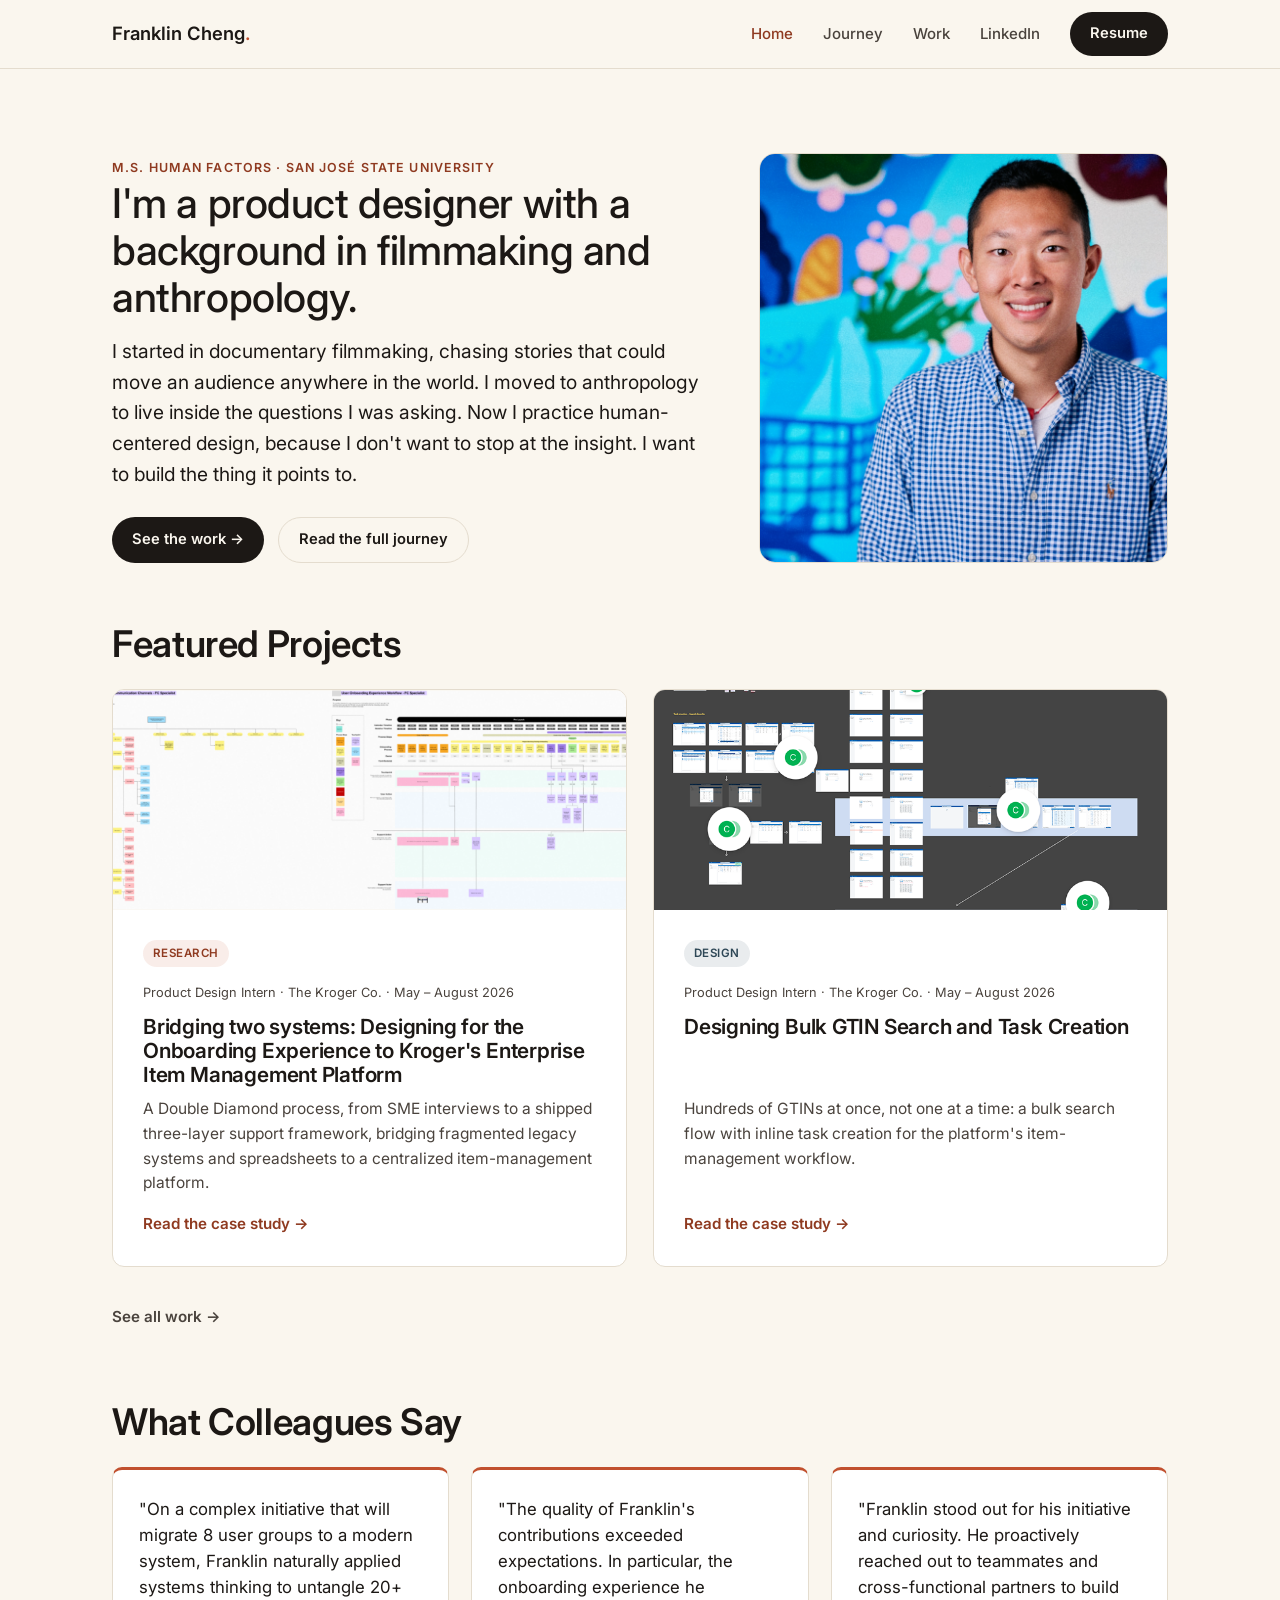
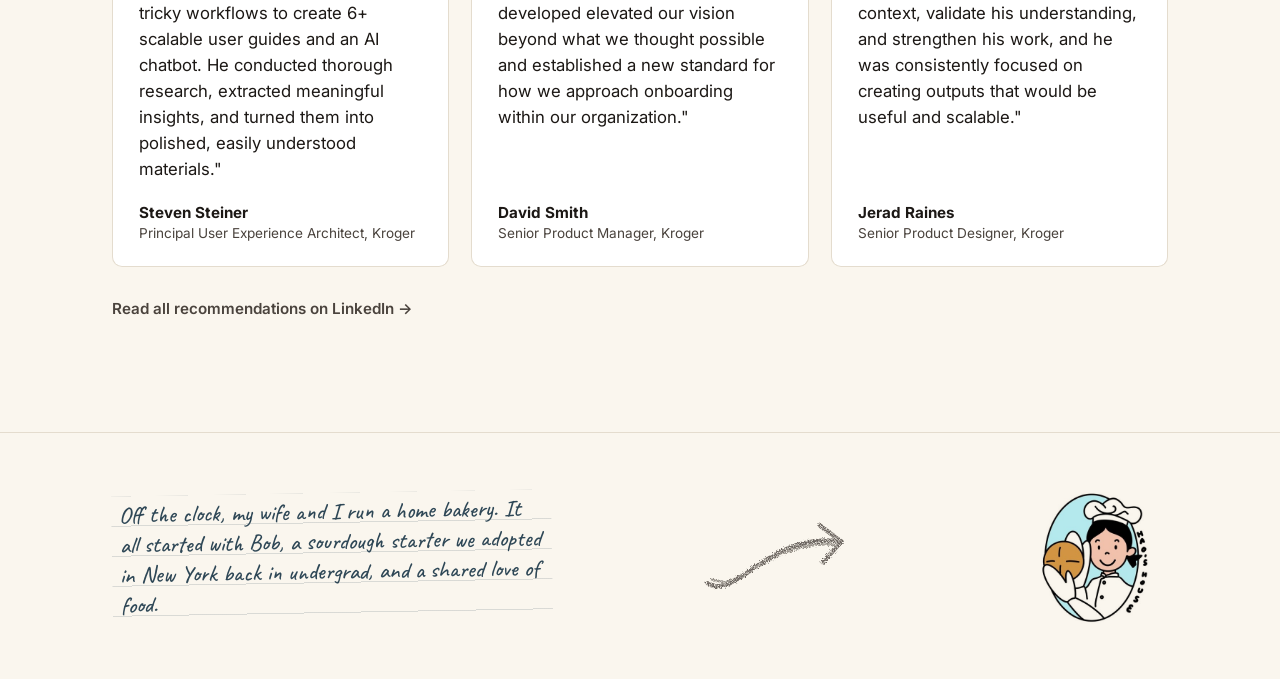
<file: index.html>
<!doctype html>
<html lang="en">
<head>
<meta charset="UTF-8" />
<meta name="viewport" content="width=device-width, initial-scale=1.0" />
<title>Franklin Cheng — Human Factors &amp; UX</title>
<meta name="description" content="Franklin Cheng: from filmmaking, to anthropology, to human-centered design. UX researcher and designer, M.S. Human Factors &amp; Ergonomics at San José State University." />
<link rel="icon" href="data:,">
<link rel="preconnect" href="https://fonts.googleapis.com">
<link rel="preconnect" href="https://fonts.gstatic.com" crossorigin>
<link href="https://fonts.googleapis.com/css2?family=Inter:wght@400;500;600;700&family=Caveat:wght@500;600&display=swap" rel="stylesheet">
<link rel="stylesheet" href="assets/css/style.css">
</head>
<body>

<nav class="site-nav">
  <div class="wrap">
    <a href="index.html" class="brand">Franklin Cheng<span>.</span></a>
    <button class="nav-toggle" aria-label="Toggle menu" aria-expanded="false">☰</button>
    <ul class="nav-links">
      <li><a href="index.html" class="active">Home</a></li>
      <li><a href="about.html">Journey</a></li>
      <li><a href="projects.html">Work</a></li>
      <li><a href="https://www.linkedin.com/in/franklin-cheng-b06238227" target="_blank" rel="noopener">LinkedIn</a></li>
      <li><a href="assets/files/Franklin_Cheng_Resume.pdf" class="btn" target="_blank" rel="noopener">Resume</a></li>
    </ul>
  </div>
</nav>

<header class="hero">
  <div class="wrap hero-grid">
    <div>
      <span class="eyebrow"><span class="desktop-only">M.S. Human Factors · San José State University</span><span class="mobile-only">M.S. Human Factors · SJSU</span></span>
      <h1>I'm a product designer with a background in filmmaking and anthropology.</h1>
      <p class="lede">I started in documentary filmmaking, chasing stories that could move an audience anywhere in the world. I moved to anthropology to live inside the questions I was asking. Now I practice human-centered design, because I don't want to stop at the insight. I want to build the thing it points to.</p>
      <div class="hero-actions">
        <a href="projects.html" class="btn">See the work →</a>
        <a href="about.html" class="btn ghost">Read the full journey</a>
      </div>
    </div>
    <div class="hero-photo">
      <img src="assets/img/headshot.jpg" alt="Portrait of Franklin Cheng" />
    </div>
  </div>
</header>

<section class="section" style="padding-top:0;">
  <div class="wrap">
    <h2 style="margin-bottom:24px;">Featured Projects</h2>

    <div class="featured-grid">
      <a class="featured-card" href="projects/kroger-onboarding.html">
        <img class="thumb" src="assets/img/kroger/conceptual-work-board.png" alt="JTBD board, communication-channel diagram, and onboarding workflow blueprint for the FC Specialist user group" />
        <div class="body">
          <span class="tag industry">Research</span>
          <div class="meta">Product Design Intern · The Kroger Co. · May – August 2026</div>
          <h3>Bridging two systems: Designing for the Onboarding Experience to Kroger's Enterprise Item Management Platform</h3>
          <p>A Double Diamond process, from SME interviews to a shipped three-layer support framework, bridging fragmented legacy systems and spreadsheets to a centralized item-management platform.</p>
          <span class="cta">Read the case study →</span>
        </div>
      </a>

      <a class="featured-card" href="projects/gtin-bulk-search.html">
        <img class="thumb" src="assets/img/kroger/gtin-figma-overview.png" alt="Figma board overview of the bulk GTIN search and task creation design work" style="object-position: center 70%;" />
        <div class="body">
          <span class="tag academic">Design</span>
          <div class="meta">Product Design Intern · The Kroger Co. · May – August 2026</div>
          <h3>Designing Bulk GTIN Search and Task Creation</h3>
          <p>Hundreds of GTINs at once, not one at a time: a bulk search flow with inline task creation for the platform's item-management workflow.</p>
          <span class="cta">Read the case study →</span>
        </div>
      </a>
    </div>

    <div style="margin-top:36px;">
      <a href="projects.html" style="text-decoration:none; color:var(--ink-soft); font-weight:600; font-size:0.95rem;">See all work →</a>
    </div>
  </div>
</section>

<section class="section" style="padding-top:0;">
  <div class="wrap">
    <h2 style="margin-bottom:24px;">What Colleagues Say</h2>

    <div class="rec-grid">
      <blockquote class="rec-card">
        <p>"On a complex initiative that will migrate 8 user groups to a modern system, Franklin naturally applied systems thinking to untangle 20+ tricky workflows to create 6+ scalable user guides and an AI chatbot. He conducted thorough research, extracted meaningful insights, and turned them into polished, easily understood materials."</p>
        <cite><strong>Steven Steiner</strong>Principal User Experience Architect, Kroger</cite>
      </blockquote>
      <blockquote class="rec-card">
        <p>"The quality of Franklin's contributions exceeded expectations. In particular, the onboarding experience he developed elevated our vision beyond what we thought possible and established a new standard for how we approach onboarding within our organization."</p>
        <cite><strong>David Smith</strong>Senior Product Manager, Kroger</cite>
      </blockquote>
      <blockquote class="rec-card">
        <p>"Franklin stood out for his initiative and curiosity. He proactively reached out to teammates and cross-functional partners to build context, validate his understanding, and strengthen his work, and he was consistently focused on creating outputs that would be useful and scalable."</p>
        <cite><strong>Jerad Raines</strong>Senior Product Designer, Kroger</cite>
      </blockquote>
    </div>

    <div style="margin-top:28px;">
      <a href="https://www.linkedin.com/in/franklin-cheng-b06238227" target="_blank" rel="noopener" style="text-decoration:none; color:var(--ink-soft); font-weight:600; font-size:0.95rem;">Read all recommendations on LinkedIn →</a>
    </div>
  </div>
</section>

<footer>
  <div class="wrap footer-notepad">
    <div class="scribble-note">
      <p class="hand">Off the clock, my wife and I run a home bakery. It all started with Bob, a sourdough starter we adopted in New York back in undergrad, and a shared love of food.</p>
    </div>
    <svg class="chalk-arrow" viewBox="0 0 130 90" aria-hidden="true" focusable="false">
      <defs>
        <filter id="chalk" x="-10%" y="-20%" width="120%" height="140%">
          <feTurbulence type="fractalNoise" baseFrequency="0.8" numOctaves="2" seed="4" result="warp"/>
          <feDisplacementMap in="SourceGraphic" in2="warp" scale="3.2" result="rough"/>
          <feTurbulence type="fractalNoise" baseFrequency="1.6" numOctaves="1" seed="9" result="grain"/>
          <feColorMatrix in="grain" type="matrix" values="0 0 0 0 0  0 0 0 0 0  0 0 0 0 0  3 0 0 0 -0.7" result="mask"/>
          <feComposite in="rough" in2="mask" operator="in"/>
        </filter>
      </defs>
      <g filter="url(#chalk)" fill="none" stroke="currentColor" stroke-linecap="round" stroke-linejoin="round">
        <path d="M6 66 C 28 80, 52 26, 108 34" stroke-width="3.4"/>
        <path d="M9 63 C 32 74, 56 30, 106 37" stroke-width="2" opacity=".7"/>
        <path d="M108 34 L 92 22 M108 34 L 94 50" stroke-width="3.4"/>
      </g>
    </svg>
    <img class="bakery-logo" src="assets/img/haos-house-logo.jpg" alt="Hao's House logo: an illustrated baker in a chef's hat holding a loaf of sourdough" width="150" height="150" loading="lazy" />
  </div>
</footer>

<script src="assets/js/main.js"></script>
</body>
</html>
</file>
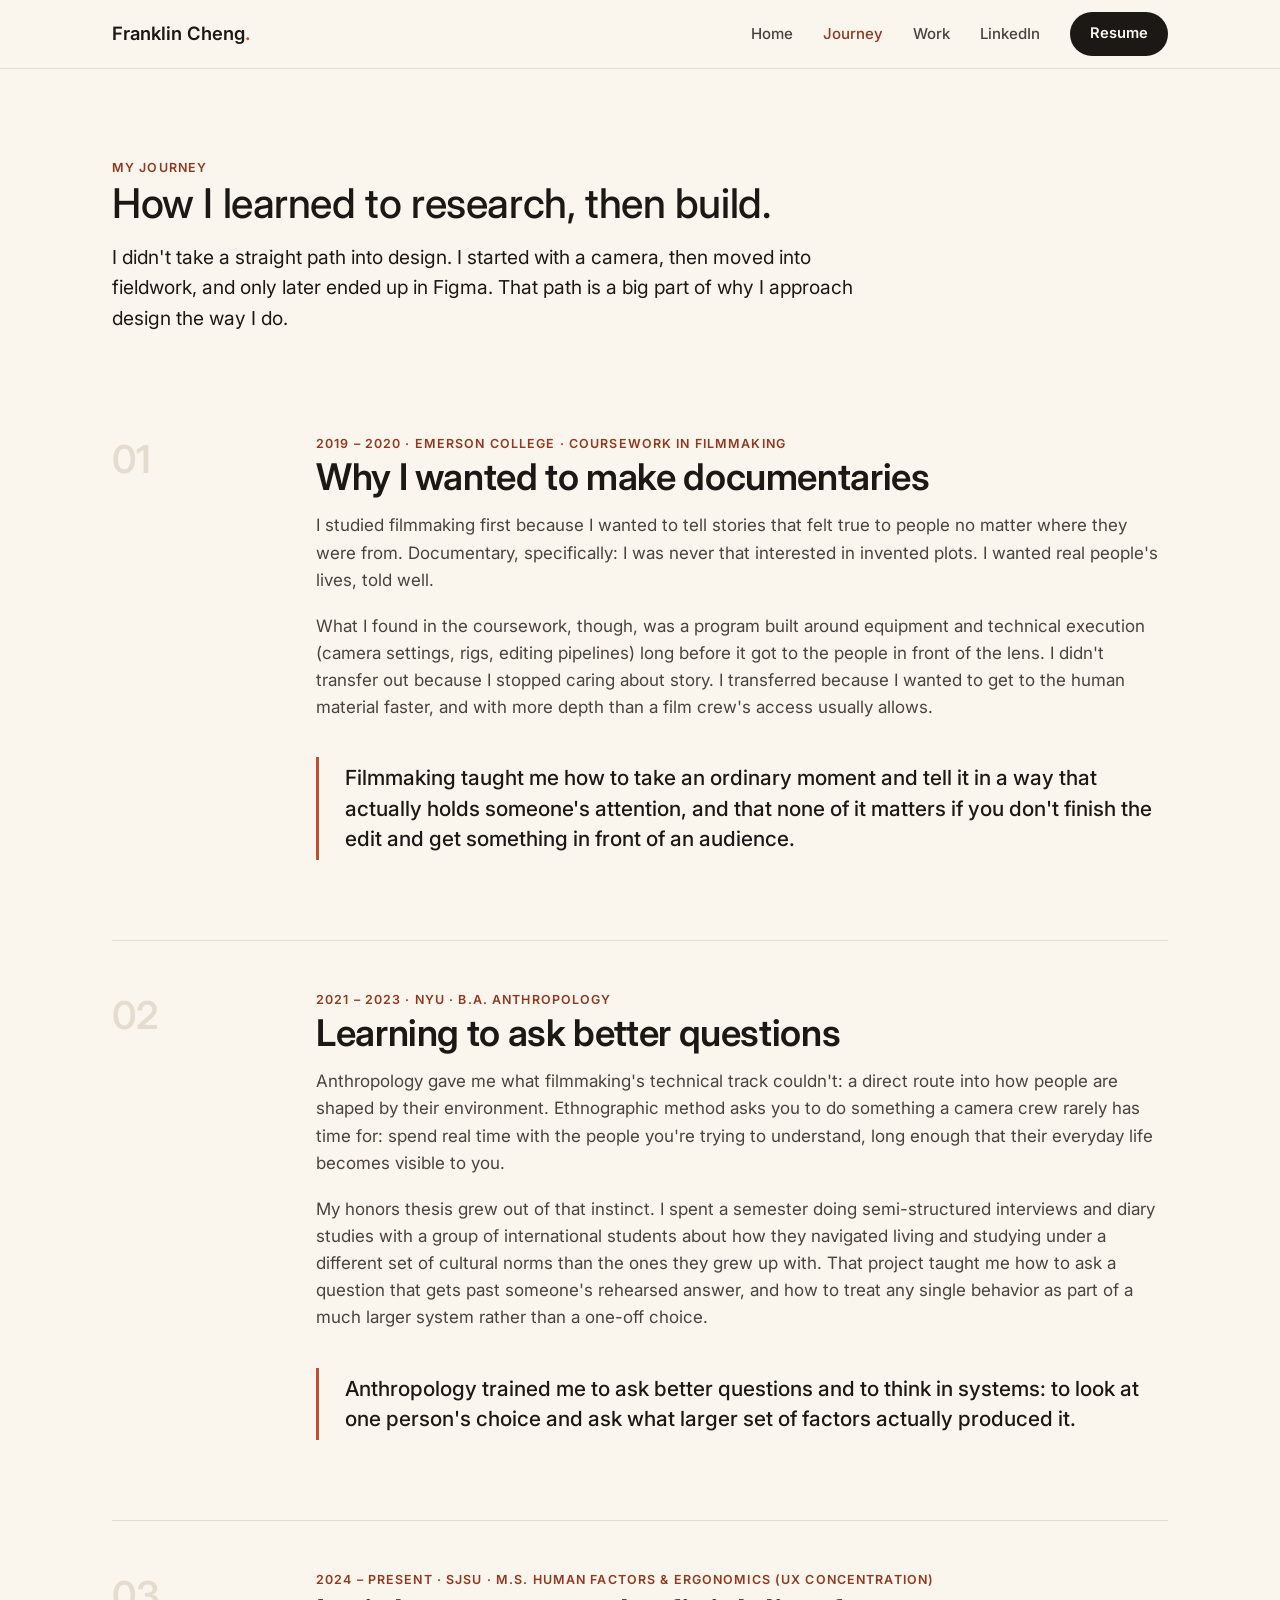
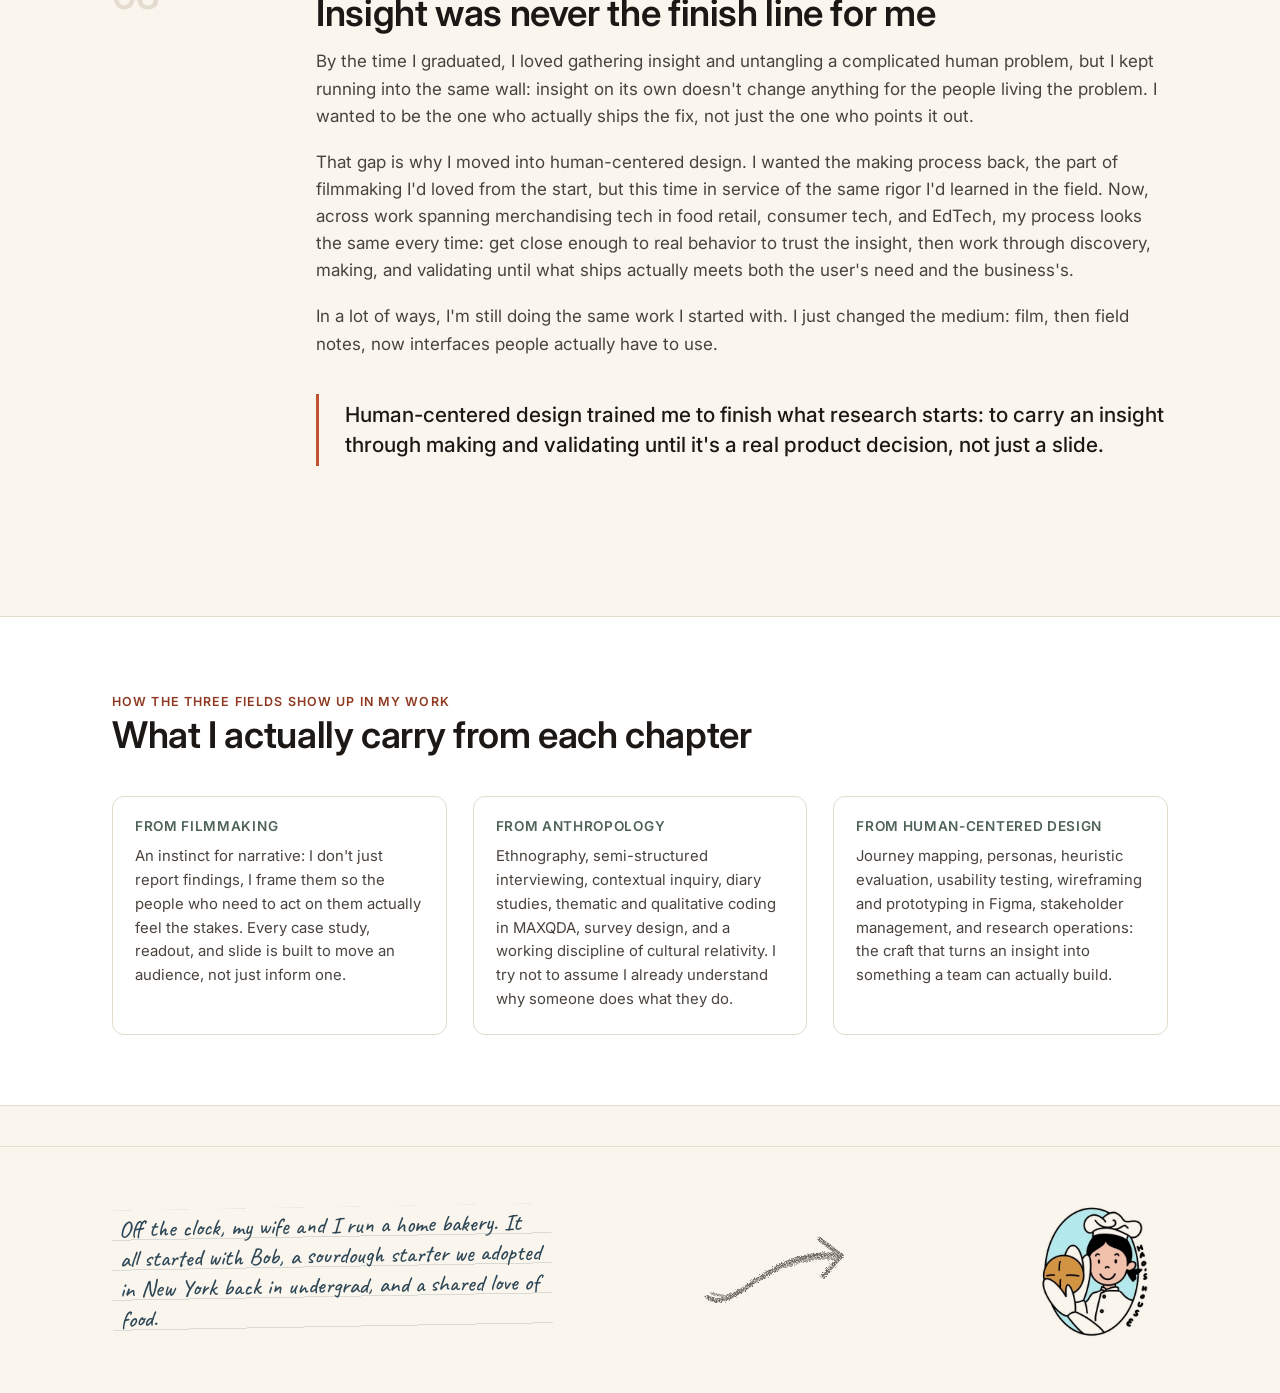
<file: about.html>
<!doctype html>
<html lang="en">
<head>
<meta charset="UTF-8" />
<meta name="viewport" content="width=device-width, initial-scale=1.0" />
<title>Journey — Franklin Cheng</title>
<meta name="description" content="From documentary filmmaking, to anthropological fieldwork, to human-centered design: Franklin Cheng's path into UX." />
<link rel="icon" href="data:,">
<link rel="preconnect" href="https://fonts.googleapis.com">
<link rel="preconnect" href="https://fonts.gstatic.com" crossorigin>
<link href="https://fonts.googleapis.com/css2?family=Inter:wght@400;500;600;700&family=Caveat:wght@500;600&display=swap" rel="stylesheet">
<link rel="stylesheet" href="assets/css/style.css">
</head>
<body>

<nav class="site-nav">
  <div class="wrap">
    <a href="index.html" class="brand">Franklin Cheng<span>.</span></a>
    <button class="nav-toggle" aria-label="Toggle menu" aria-expanded="false">☰</button>
    <ul class="nav-links">
      <li><a href="index.html">Home</a></li>
      <li><a href="about.html" class="active">Journey</a></li>
      <li><a href="projects.html">Work</a></li>
      <li><a href="https://www.linkedin.com/in/franklin-cheng-b06238227" target="_blank" rel="noopener">LinkedIn</a></li>
      <li><a href="assets/files/Franklin_Cheng_Resume.pdf" class="btn" target="_blank" rel="noopener">Resume</a></li>
    </ul>
  </div>
</nav>

<header class="hero" style="padding-bottom: 20px;">
  <div class="wrap">
    <div style="max-width: 760px; margin-left: 0; margin-right: auto;">
      <span class="eyebrow">My Journey</span>
      <h1>How I learned to research, then build.</h1>
      <p class="lede">I didn't take a straight path into design. I started with a camera, then moved into fieldwork, and only later ended up in Figma. That path is a big part of why I approach design the way I do.</p>
    </div>
  </div>
</header>

<section class="section" style="padding-top: 10px;">
  <div class="wrap">

    <div class="chapter">
      <div class="num">01</div>
      <div>
        <span class="eyebrow">2019 – 2020 · Emerson College · Coursework in Filmmaking</span>
        <h2>Why I wanted to make documentaries</h2>
        <p>I studied filmmaking first because I wanted to tell stories that felt true to people no matter where they were from. Documentary, specifically: I was never that interested in invented plots. I wanted real people's lives, told well.</p>
        <p>What I found in the coursework, though, was a program built around equipment and technical execution (camera settings, rigs, editing pipelines) long before it got to the people in front of the lens. I didn't transfer out because I stopped caring about story. I transferred because I wanted to get to the human material faster, and with more depth than a film crew's access usually allows.</p>
        <blockquote class="pull-quote">
          Filmmaking taught me how to take an ordinary moment and tell it in a way that actually holds someone's attention, and that none of it matters if you don't finish the edit and get something in front of an audience.
        </blockquote>
      </div>
    </div>

    <div class="chapter">
      <div class="num">02</div>
      <div>
        <span class="eyebrow">2021 – 2023 · NYU · B.A. Anthropology</span>
        <h2>Learning to ask better questions</h2>
        <p>Anthropology gave me what filmmaking's technical track couldn't: a direct route into how people are shaped by their environment. Ethnographic method asks you to do something a camera crew rarely has time for: spend real time with the people you're trying to understand, long enough that their everyday life becomes visible to you.</p>
        <p>My honors thesis grew out of that instinct. I spent a semester doing semi-structured interviews and diary studies with a group of international students about how they navigated living and studying under a different set of cultural norms than the ones they grew up with. That project taught me how to ask a question that gets past someone's rehearsed answer, and how to treat any single behavior as part of a much larger system rather than a one-off choice.</p>
        <blockquote class="pull-quote">
          Anthropology trained me to ask better questions and to think in systems: to look at one person's choice and ask what larger set of factors actually produced it.
        </blockquote>
      </div>
    </div>

    <div class="chapter">
      <div class="num">03</div>
      <div>
        <span class="eyebrow">2024 – Present · SJSU · M.S. Human Factors &amp; Ergonomics (UX Concentration)</span>
        <h2>Insight was never the finish line for me</h2>
        <p>By the time I graduated, I loved gathering insight and untangling a complicated human problem, but I kept running into the same wall: insight on its own doesn't change anything for the people living the problem. I wanted to be the one who actually ships the fix, not just the one who points it out.</p>
        <p>That gap is why I moved into human-centered design. I wanted the making process back, the part of filmmaking I'd loved from the start, but this time in service of the same rigor I'd learned in the field. Now, across work spanning merchandising tech in food retail, consumer tech, and EdTech, my process looks the same every time: get close enough to real behavior to trust the insight, then work through discovery, making, and validating until what ships actually meets both the user's need and the business's.</p>
        <p>In a lot of ways, I'm still doing the same work I started with. I just changed the medium: film, then field notes, now interfaces people actually have to use.</p>
        <blockquote class="pull-quote">
          Human-centered design trained me to finish what research starts: to carry an insight through making and validating until it's a real product decision, not just a slide.
        </blockquote>
      </div>
    </div>

  </div>
</section>

<section class="section" style="background: var(--paper-raised); border-top: 1px solid var(--line); border-bottom: 1px solid var(--line);">
  <div class="wrap">
    <div class="section-head">
      <span class="eyebrow">How the Three Fields Show Up in My Work</span>
      <h2>What I actually carry from each chapter</h2>
    </div>
    <div class="skills-grid">
      <div class="skill-card">
        <h4>From Filmmaking</h4>
        <p>An instinct for narrative: I don't just report findings, I frame them so the people who need to act on them actually feel the stakes. Every case study, readout, and slide is built to move an audience, not just inform one.</p>
      </div>
      <div class="skill-card">
        <h4>From Anthropology</h4>
        <p>Ethnography, semi-structured interviewing, contextual inquiry, diary studies, thematic and qualitative coding in MAXQDA, survey design, and a working discipline of cultural relativity. I try not to assume I already understand why someone does what they do.</p>
      </div>
      <div class="skill-card">
        <h4>From Human-Centered Design</h4>
        <p>Journey mapping, personas, heuristic evaluation, usability testing, wireframing and prototyping in Figma, stakeholder management, and research operations: the craft that turns an insight into something a team can actually build.</p>
      </div>
    </div>
  </div>
</section>


<footer>
  <div class="wrap footer-notepad">
    <div class="scribble-note">
      <p class="hand">Off the clock, my wife and I run a home bakery. It all started with Bob, a sourdough starter we adopted in New York back in undergrad, and a shared love of food.</p>
    </div>
    <svg class="chalk-arrow" viewBox="0 0 130 90" aria-hidden="true" focusable="false">
      <defs>
        <filter id="chalk" x="-10%" y="-20%" width="120%" height="140%">
          <feTurbulence type="fractalNoise" baseFrequency="0.8" numOctaves="2" seed="4" result="warp"/>
          <feDisplacementMap in="SourceGraphic" in2="warp" scale="3.2" result="rough"/>
          <feTurbulence type="fractalNoise" baseFrequency="1.6" numOctaves="1" seed="9" result="grain"/>
          <feColorMatrix in="grain" type="matrix" values="0 0 0 0 0  0 0 0 0 0  0 0 0 0 0  3 0 0 0 -0.7" result="mask"/>
          <feComposite in="rough" in2="mask" operator="in"/>
        </filter>
      </defs>
      <g filter="url(#chalk)" fill="none" stroke="currentColor" stroke-linecap="round" stroke-linejoin="round">
        <path d="M6 66 C 28 80, 52 26, 108 34" stroke-width="3.4"/>
        <path d="M9 63 C 32 74, 56 30, 106 37" stroke-width="2" opacity=".7"/>
        <path d="M108 34 L 92 22 M108 34 L 94 50" stroke-width="3.4"/>
      </g>
    </svg>
    <img class="bakery-logo" src="assets/img/haos-house-logo.jpg" alt="Hao's House logo: an illustrated baker in a chef's hat holding a loaf of sourdough" width="150" height="150" loading="lazy" />
  </div>
</footer>

<script src="assets/js/main.js"></script>
</body>
</html>
</file>
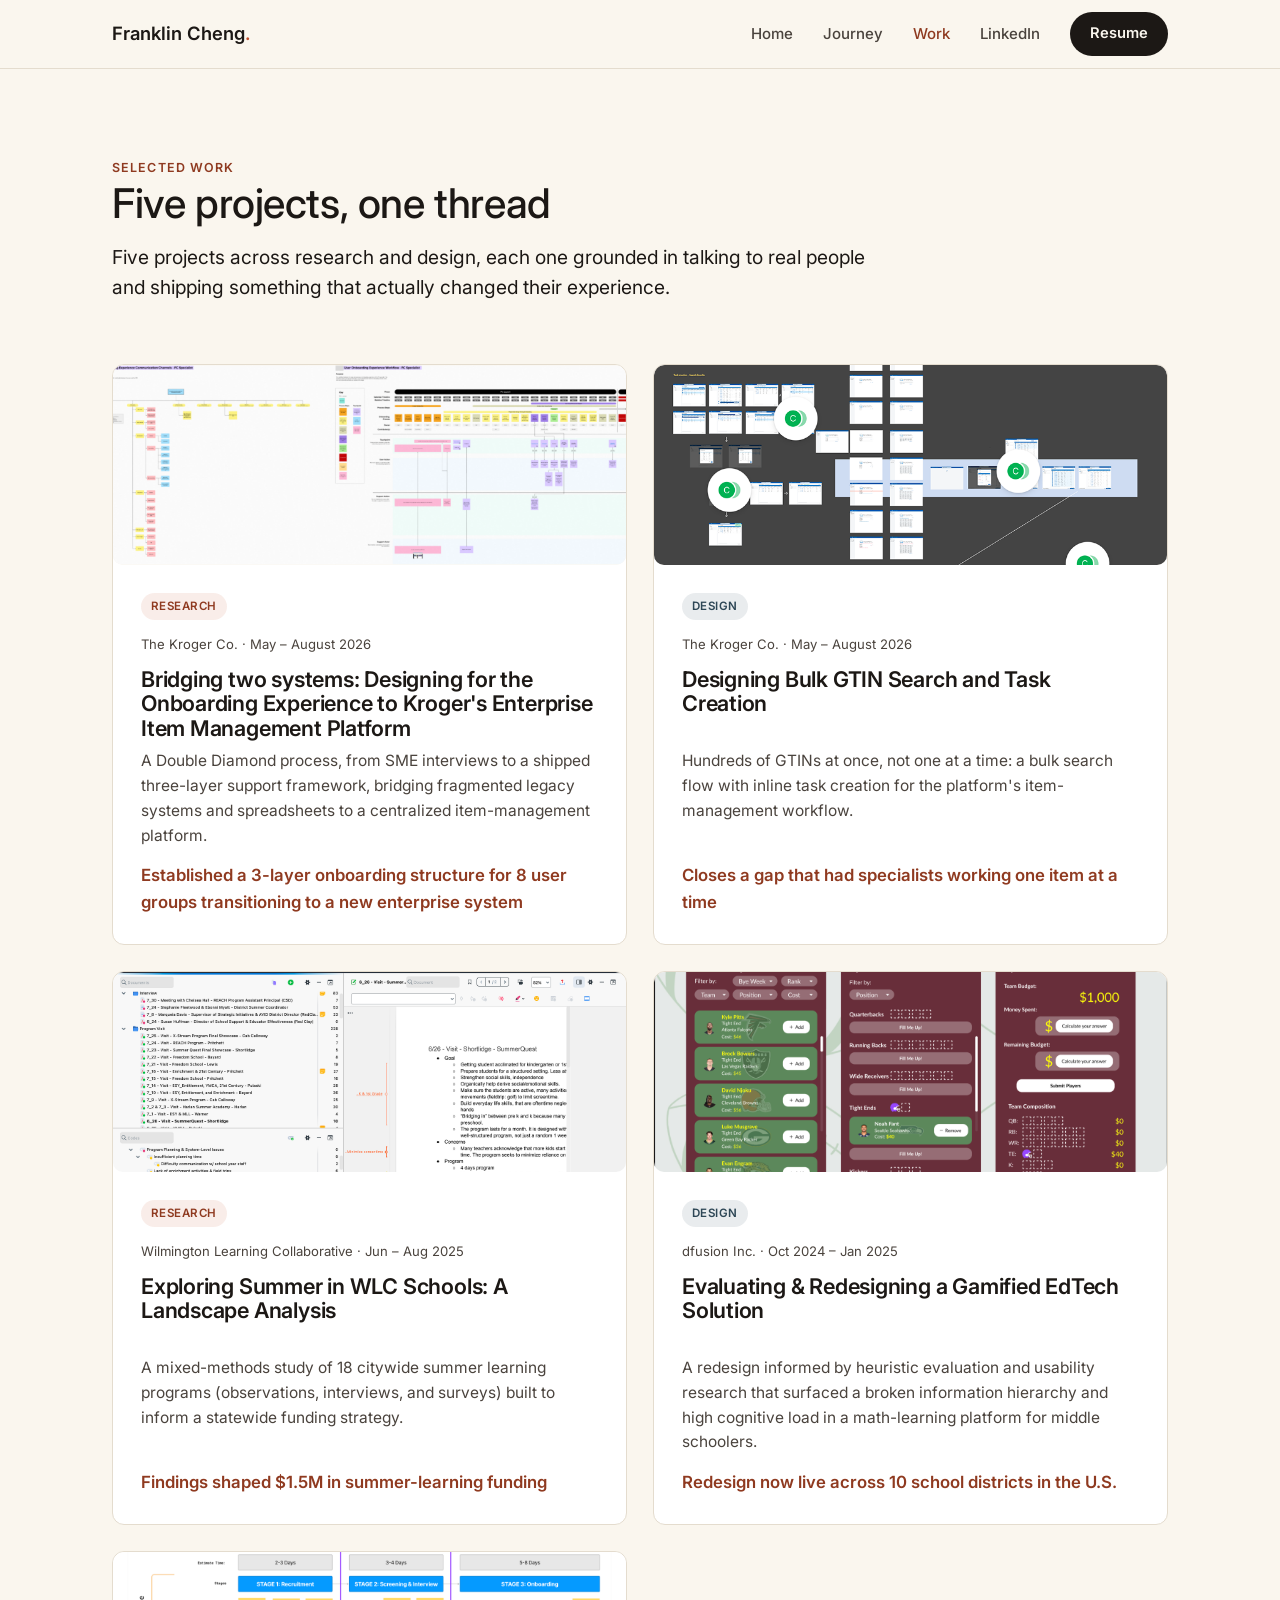
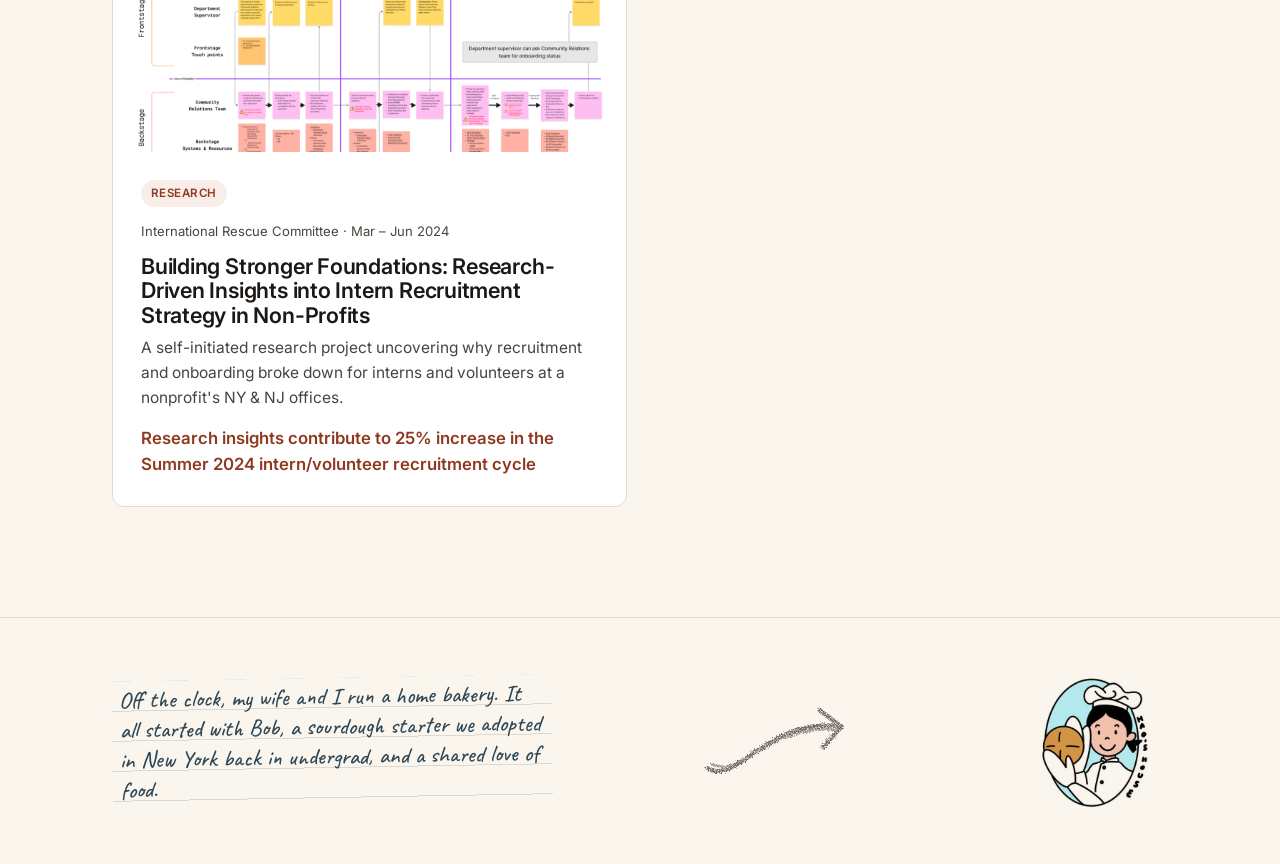
<file: projects.html>
<!doctype html>
<html lang="en">
<head>
<meta charset="UTF-8" />
<meta name="viewport" content="width=device-width, initial-scale=1.0" />
<title>Work — Franklin Cheng</title>
<meta name="description" content="Selected UX research and design projects by Franklin Cheng, spanning Kroger, the International Rescue Committee, dfusion, and the Wilmington Learning Collaborative." />
<link rel="icon" href="data:,">
<link rel="preconnect" href="https://fonts.googleapis.com">
<link rel="preconnect" href="https://fonts.gstatic.com" crossorigin>
<link href="https://fonts.googleapis.com/css2?family=Inter:wght@400;500;600;700&family=Caveat:wght@500;600&display=swap" rel="stylesheet">
<link rel="stylesheet" href="assets/css/style.css">
</head>
<body>

<nav class="site-nav">
  <div class="wrap">
    <a href="index.html" class="brand">Franklin Cheng<span>.</span></a>
    <button class="nav-toggle" aria-label="Toggle menu" aria-expanded="false">☰</button>
    <ul class="nav-links">
      <li><a href="index.html">Home</a></li>
      <li><a href="about.html">Journey</a></li>
      <li><a href="projects.html" class="active">Work</a></li>
      <li><a href="https://www.linkedin.com/in/franklin-cheng-b06238227" target="_blank" rel="noopener">LinkedIn</a></li>
      <li><a href="assets/files/Franklin_Cheng_Resume.pdf" class="btn" target="_blank" rel="noopener">Resume</a></li>
    </ul>
  </div>
</nav>

<header class="hero" style="padding-bottom: 30px;">
  <div class="wrap">
    <div style="max-width: 760px; margin-left: 0; margin-right: auto;">
      <span class="eyebrow">Selected Work</span>
      <h1>Five projects, one thread</h1>
      <p class="lede">Five projects across research and design, each one grounded in talking to real people and shipping something that actually changed their experience.</p>
    </div>
  </div>
</header>

<section class="section" style="padding-top: 10px;">
  <div class="wrap">
    <div class="project-grid">
      <a class="card" href="projects/kroger-onboarding.html">
        <img class="thumb" src="assets/img/kroger/conceptual-work-board.png" alt="JTBD board, communication-channel diagram, and onboarding workflow blueprint for the FC Specialist user group" />
        <div class="body">
          <div class="tags"><span class="tag industry">Research</span></div>
          <div class="meta">The Kroger Co. · May – August 2026</div>
          <h3>Bridging two systems: Designing for the Onboarding Experience to Kroger's Enterprise Item Management Platform</h3>
          <p>A Double Diamond process, from SME interviews to a shipped three-layer support framework, bridging fragmented legacy systems and spreadsheets to a centralized item-management platform.</p>
          <div class="stat">Established a 3-layer onboarding structure for 8 user groups transitioning to a new enterprise system</div>
        </div>
      </a>

      <a class="card" href="projects/gtin-bulk-search.html">
        <img class="thumb" src="assets/img/kroger/gtin-figma-overview.png" alt="Figma board overview of the bulk GTIN search and task creation design work" style="object-position: center 70%;" />
        <div class="body">
          <div class="tags"><span class="tag academic">Design</span></div>
          <div class="meta">The Kroger Co. · May – August 2026</div>
          <h3>Designing Bulk GTIN Search and Task Creation</h3>
          <p>Hundreds of GTINs at once, not one at a time: a bulk search flow with inline task creation for the platform's item-management workflow.</p>
          <div class="stat">Closes a gap that had specialists working one item at a time</div>
        </div>
      </a>

      <a class="card" href="projects/wlc-summer-learning.html">
        <img class="thumb" src="assets/img/wlc/thematic-analysis.png" alt="MAXQDA24 project showing interview and program visit documents coded for recurring themes" />
        <div class="body">
          <div class="tags"><span class="tag industry">Research</span></div>
          <div class="meta">Wilmington Learning Collaborative · Jun – Aug 2025</div>
          <h3>Exploring Summer in WLC Schools: A Landscape Analysis</h3>
          <p>A mixed-methods study of 18 citywide summer learning programs (observations, interviews, and surveys) built to inform a statewide funding strategy.</p>
          <div class="stat">Findings shaped $1.5M in summer-learning funding</div>
        </div>
      </a>

      <a class="card" href="projects/edtech-usability.html">
        <img class="thumb" src="assets/img/covers/edtech-fantasy-app.png" alt="Create Your Team screen from the fantasy sports drafting app under evaluation" />
        <div class="body">
          <div class="tags"><span class="tag academic">Design</span></div>
          <div class="meta">dfusion Inc. · Oct 2024 – Jan 2025</div>
          <h3>Evaluating &amp; Redesigning a Gamified EdTech Solution</h3>
          <p>A redesign informed by heuristic evaluation and usability research that surfaced a broken information hierarchy and high cognitive load in a math-learning platform for middle schoolers.</p>
          <div class="stat">Redesign now live across 10 school districts in the U.S.</div>
        </div>
      </a>

      <a class="card" href="projects/intern-onboarding.html">
        <img class="thumb" src="assets/img/covers/intern-onboarding-cover.png" alt="Diagram of the IRC intern volunteer recruitment and onboarding process" />
        <div class="body">
          <div class="tags"><span class="tag industry">Research</span></div>
          <div class="meta">International Rescue Committee · Mar – Jun 2024</div>
          <h3>Building Stronger Foundations: Research-Driven Insights into Intern Recruitment Strategy in Non-Profits</h3>
          <p>A self-initiated research project uncovering why recruitment and onboarding broke down for interns and volunteers at a nonprofit's NY &amp; NJ offices.</p>
          <div class="stat">Research insights contribute to 25% increase in the Summer 2024 intern/volunteer recruitment cycle</div>
        </div>
      </a>
    </div>
  </div>
</section>

<footer>
  <div class="wrap footer-notepad">
    <div class="scribble-note">
      <p class="hand">Off the clock, my wife and I run a home bakery. It all started with Bob, a sourdough starter we adopted in New York back in undergrad, and a shared love of food.</p>
    </div>
    <svg class="chalk-arrow" viewBox="0 0 130 90" aria-hidden="true" focusable="false">
      <defs>
        <filter id="chalk" x="-10%" y="-20%" width="120%" height="140%">
          <feTurbulence type="fractalNoise" baseFrequency="0.8" numOctaves="2" seed="4" result="warp"/>
          <feDisplacementMap in="SourceGraphic" in2="warp" scale="3.2" result="rough"/>
          <feTurbulence type="fractalNoise" baseFrequency="1.6" numOctaves="1" seed="9" result="grain"/>
          <feColorMatrix in="grain" type="matrix" values="0 0 0 0 0  0 0 0 0 0  0 0 0 0 0  3 0 0 0 -0.7" result="mask"/>
          <feComposite in="rough" in2="mask" operator="in"/>
        </filter>
      </defs>
      <g filter="url(#chalk)" fill="none" stroke="currentColor" stroke-linecap="round" stroke-linejoin="round">
        <path d="M6 66 C 28 80, 52 26, 108 34" stroke-width="3.4"/>
        <path d="M9 63 C 32 74, 56 30, 106 37" stroke-width="2" opacity=".7"/>
        <path d="M108 34 L 92 22 M108 34 L 94 50" stroke-width="3.4"/>
      </g>
    </svg>
    <img class="bakery-logo" src="assets/img/haos-house-logo.jpg" alt="Hao's House logo: an illustrated baker in a chef's hat holding a loaf of sourdough" width="150" height="150" loading="lazy" />
  </div>
</footer>

<script src="assets/js/main.js"></script>
</body>
</html>
</file>
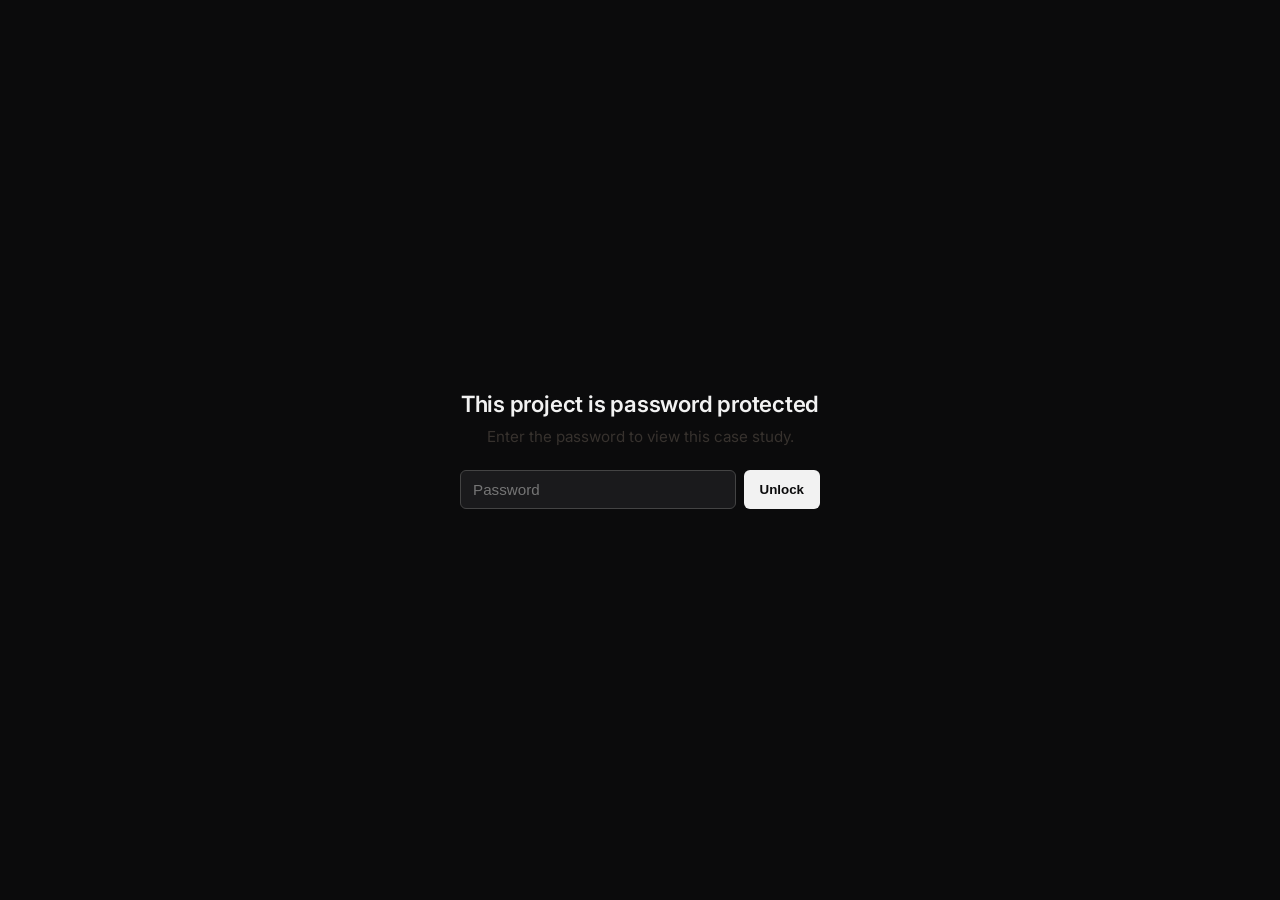
<file: projects/edtech-usability.html>
<!doctype html>
<html lang="en">
<head>
<meta charset="UTF-8" />
<meta name="viewport" content="width=device-width, initial-scale=1.0" />
<title>Gamified EdTech Usability Redesign — Franklin Cheng</title>
<meta name="description" content="Heuristic evaluation and usability research for a gamified math-learning platform, now live across 10 school districts." />
<link rel="icon" href="data:,">
<link rel="preconnect" href="https://fonts.googleapis.com">
<link rel="preconnect" href="https://fonts.gstatic.com" crossorigin>
<link href="https://fonts.googleapis.com/css2?family=Inter:wght@400;500;600;700&family=Caveat:wght@500;600&display=swap" rel="stylesheet">
<link rel="stylesheet" href="../assets/css/style.css">
<style>
  body.locked > *:not(#password-gate) { display: none !important; }
  #password-gate {
    position: fixed;
    inset: 0;
    display: flex;
    align-items: center;
    justify-content: center;
    background: #0b0b0c;
    z-index: 9999;
    padding: 24px;
  }
  #password-gate .password-gate-box {
    max-width: 360px;
    width: 100%;
    text-align: center;
    color: #f2f2f2;
    font-family: 'Inter', sans-serif;
  }
  #password-gate h2 {
    font-family: 'Inter', sans-serif;
    font-size: 1.4rem;
    margin: 0 0 8px;
  }
  #password-gate p {
    font-size: 0.95rem;
    opacity: 0.7;
    margin: 0 0 20px;
  }
  #password-gate form {
    display: flex;
    gap: 8px;
  }
  #password-gate input {
    flex: 1;
    padding: 10px 12px;
    border-radius: 6px;
    border: 1px solid #444;
    background: #1a1a1c;
    color: #fff;
    font-size: 0.95rem;
  }
  #password-gate button {
    padding: 10px 16px;
    border-radius: 6px;
    border: none;
    background: #f2f2f2;
    color: #0b0b0c;
    font-weight: 600;
    cursor: pointer;
  }
  #password-gate-error {
    margin-top: 14px;
    margin-bottom: 0;
    color: #ff6b6b;
    font-size: 0.85rem;
  }
</style>
</head>
<body class="locked">

<div id="password-gate">
  <div class="password-gate-box">
    <h2>This project is password protected</h2>
    <p>Enter the password to view this case study.</p>
    <form id="password-gate-form" autocomplete="off">
      <input type="password" id="password-gate-input" placeholder="Password" autocomplete="off" required />
      <button type="submit">Unlock</button>
    </form>
    <p id="password-gate-error" hidden>Incorrect password. Try again.</p>
  </div>
</div>

<script>
(function () {
  var PASSWORD_HASH = '057ba03d6c44104863dc7361fe4578965d1887360f90a0895882e58a6248fc86';

  function sha256Hex(str) {
    var buf = new TextEncoder().encode(str);
    return crypto.subtle.digest('SHA-256', buf).then(function (hashBuf) {
      return Array.prototype.map
        .call(new Uint8Array(hashBuf), function (b) { return b.toString(16).padStart(2, '0'); })
        .join('');
    });
  }

  function unlock() {
    document.body.classList.remove('locked');
    var gate = document.getElementById('password-gate');
    if (gate) gate.remove();
  }

  document.addEventListener('DOMContentLoaded', function () {
    var form = document.getElementById('password-gate-form');
    var input = document.getElementById('password-gate-input');
    var error = document.getElementById('password-gate-error');

    form.addEventListener('submit', function (e) {
      e.preventDefault();
      sha256Hex(input.value).then(function (hash) {
        if (hash === PASSWORD_HASH) {
          unlock();
        } else {
          error.hidden = false;
          input.value = '';
          input.focus();
        }
      });
    });
  });
})();
</script>

<nav class="site-nav">
  <div class="wrap">
    <a href="../index.html" class="brand">Franklin Cheng<span>.</span></a>
    <button class="nav-toggle" aria-label="Toggle menu" aria-expanded="false">☰</button>
    <ul class="nav-links">
      <li><a href="../index.html">Home</a></li>
      <li><a href="../about.html">Journey</a></li>
      <li><a href="../projects.html" class="active">Work</a></li>
      <li><a href="https://www.linkedin.com/in/franklin-cheng-b06238227" target="_blank" rel="noopener">LinkedIn</a></li>
      <li><a href="../assets/files/Franklin_Cheng_Resume.pdf" class="btn" target="_blank" rel="noopener">Resume</a></li>
    </ul>
  </div>
</nav>

<div class="mobile-toc" id="mobileToc">
  <div class="wrap">
    <div class="mobile-toc-bar" id="mobileTocBar">
      <span class="dot"></span>
      <span class="current" id="mobileTocCurrent">Background</span>
      <span class="progress" id="mobileTocProgress">1/9</span>
      <span class="chev">&#9662;</span>
    </div>
    <div class="mobile-toc-sheet" id="mobileTocSheet">
      <a href="#background" class="active"><span class="dot"></span>Background</a>
      <a href="#project-context"><span class="dot"></span>Project Context</a>
      <a href="#research"><span class="dot"></span>User Research</a>
      <a href="#previous-design"><span class="dot"></span>Previous Design</a>
      <a href="#heuristic"><span class="dot"></span>Heuristic Evaluation</a>
      <a href="#redesign"><span class="dot"></span>Redesign</a>
      <a href="#rationale"><span class="dot"></span>Redesign Rationale</a>
      <a href="#prototype"><span class="dot"></span>Interactive Prototype</a>
      <a href="#launch"><span class="dot"></span>Product Launch</a>
    </div>
  </div>
</div>

<div class="wrap case-layout">
  <aside class="case-sidebar">
    <a href="../projects.html" class="back-link">← Back to Work</a>
    <nav class="case-toc">
      <a href="#background" class="active"><span class="dot"></span>Background</a>
      <a href="#project-context"><span class="dot"></span>Project Context</a>
      <a href="#research"><span class="dot"></span>User Research</a>
      <a href="#previous-design"><span class="dot"></span>Previous Design</a>
      <a href="#heuristic"><span class="dot"></span>Heuristic Evaluation</a>
      <a href="#redesign"><span class="dot"></span>Redesign</a>
      <a href="#rationale"><span class="dot"></span>Redesign Rationale</a>
      <a href="#prototype"><span class="dot"></span>Interactive Prototype</a>
      <a href="#launch"><span class="dot"></span>Product Launch</a>
    </nav>
  </aside>

  <main class="case-main">
    <header class="case-hero-block">
      <div class="tags"><span class="tag academic">Design</span></div>
      <h1>Evaluating &amp; Redesigning a Gamified EdTech Solution</h1>
      <p class="lede">Heuristic evaluation and usability research on a math-learning platform for middle schoolers, uncovering the information-hierarchy problems that were quietly working against its own gamification.</p>

      <div class="case-meta">
        <div><div class="label">Role</div><div class="value">User Experience Consultant</div></div>
        <div><div class="label">Organization</div><div class="value">dfusion Inc.</div></div>
        <div><div class="label">Duration</div><div class="value">October 2024 – January 2025</div></div>
        <div><div class="label">Methods</div><div class="value">Heuristic &amp; usability evaluation, interactive design</div></div>
      </div>

      <div class="impact-grid cols-3" style="margin-top:32px; margin-bottom:0;">
        <div class="impact-card">
          <h4>Challenge</h4>
          <p>Conducted heuristic evaluations, usability testing, and semi-structured interviews to uncover user pain points and inefficiencies in the flow of an EdTech platform designed to gamify math learning for middle school students.</p>
        </div>
        <div class="impact-card">
          <h4>Finding</h4>
          <p>Identified issues related to misleading information hierarchy, limited visibility of system status, and high cognitive load.</p>
        </div>
        <div class="impact-card">
          <h4>Impact</h4>
          <p>Designed wireframes, mockups, and interactive prototypes for core dashboards and student-facing interfaces, now implemented across 10 school districts nationwide.</p>
        </div>
      </div>
    </header>

    <section id="background">
      <span class="eyebrow">Background</span>
      <h2>A science-driven innovation company</h2>
      <p style="margin-bottom:0;">dfusion Inc. is a science-driven innovation company specializing in behavioral health, prevention, and digital health innovations. They use evidence-based, interactive technology, such as mobile apps and game-based learning tools, to address and reduce social inequities and improve health outcomes.</p>
    </section>

    <section id="project-context">
      <span class="eyebrow">Project Context</span>
      <h2>Joining the Fantasy Sports Math League team</h2>
      <div class="finding-row">
        <div class="finding-text" style="background:none; border:none; padding:0;">
          <p style="margin-bottom:0;">I joined dfusion as a User Experience Consultant, contributing to the launch of Fantasy Sports Math League (FSML), an interactive web-based game that supports math learning through fantasy sports. FSML is designed for a wide range of learning environments, including classrooms, distance learning, after-school programs, homeschool networks, and youth organizations. The game uses real professional players and current statistics to create dynamic and engaging math experiences.</p>
        </div>
        <div class="finding-media">
          <img src="../assets/img/edtech/fsml-logo.webp" alt="Fantasy Sports Math League (FSML) logo" style="max-width:280px; width:100%; margin:0 auto;" />
        </div>
      </div>

      <h3>Key contributions</h3>
      <ul style="margin-bottom:0;">
        <li>Conducted experience audits and usability evaluations, applying usability heuristics and human factors principles to a gamified learning solution, and identified key user pain points.</li>
        <li>Designed wireframes, mockups, and interactive prototypes for the core team drafting page, now launched across 10 school districts nationwide.</li>
        <li>Initiated competitor research to identify trends and gaps in supplementary educational curricula, engaging with local public school districts to understand classroom needs and inform product development.</li>
      </ul>
    </section>

    <section id="research">
      <span class="eyebrow">User Research</span>
      <h2>No standardized UX guidelines to design against</h2>
      <p><strong>Problem statement.</strong> FSML currently lacks standardized UX guidelines, resulting in screen inconsistencies and inefficiencies during the design-to-development handoff. A redesign is essential to ensure a cohesive experience that keeps students motivated and engaged in learning math.</p>
      <p><strong>Target user.</strong> FSML targets middle school math learners and serves as a supplementary curriculum adaptable to classrooms, distance learning, after-school programs, homeschool networks, and youth organizations.</p>

      <figure class="figure">
        <img src="../assets/img/edtech/user-research-2.png" alt="Photo from a user research session with a middle school student" />
        <figcaption>Visiting a classroom to observe students during UAT (conducted by another team).</figcaption>
      </figure>

      <h3>Stakeholder &amp; user interview</h3>
      <p>To understand the goals and existing pain points of the current version of the game, I conducted five semi-structured interviews with the product manager to clarify the vision of FSML.</p>
      <p>Additionally, I interviewed five middle school students who had previously used various gamified learning solutions to gain insights into their math learning experiences and pain points with similar tools.</p>

      <figure class="figure" style="margin-bottom:0;">
        <img src="../assets/img/edtech/stakeholder-value.png" alt="Stakeholder value mapping for FSML" />
        <figcaption>Mapping what value the redesign needed to deliver for each stakeholder.</figcaption>
      </figure>
    </section>

    <section id="previous-design">
      <span class="eyebrow">Previous Design</span>
      <h2>Where the Team Drafting page fell short</h2>
      <figure class="figure">
        <img src="../assets/img/edtech/previous-design.png" alt="Previous design of the FSML Team Drafting page" />
      </figure>

      <blockquote class="pull-quote">
        "I think there's too much information on this page, it feels overwhelming when selecting."
        <cite>— 6th Grade Student</cite>
      </blockquote>
      <blockquote class="pull-quote" style="margin-bottom:0;">
        "Picking players is hard. I have been just randomly adding them to my team."
        <cite>— 8th Grade Student</cite>
      </blockquote>
    </section>

    <section id="heuristic">
      <span class="eyebrow">Heuristic Evaluation</span>
      <h2>Four violations, one usability audit</h2>
      <p>I conducted a heuristic evaluation of the entire FSML website to identify usability problems.</p>

      <div class="figure-row" style="margin-bottom:26px;">
        <figure class="figure" style="margin:0;">
          <img src="../assets/img/edtech/heuristic-overview.png" alt="Overview of the heuristic evaluation conducted on the FSML website" />
        </figure>
        <figure class="figure" style="margin:0;">
          <img src="../assets/img/edtech/heuristic-2.png" alt="Fuller UI/UX audit document, page by page, with priority suggestions flagged in red" />
        </figure>
      </div>

      <p>Across the audit, I found four recurring themes that violated core usability heuristics: </p>

      <div class="finding-row">
        <div class="finding-text">
          <h3>Visual hierarchy</h3>
          <p>The current design contains instances where there is no clear visual hierarchy, leaving users confused about the goal and hindering them from completing tasks.</p>
        </div>
        <div class="finding-media">
          <img src="../assets/img/edtech/heuristic-3.png" alt="Team page showing MVP Points and Team Score both boxed in red, with no visual priority between them" />
        </div>
      </div>

      <div class="finding-row">
        <div class="finding-text">
          <h3>Visibility of system status</h3>
          <p>Pages lack communication with the user, leaving them unaware of the system's current state or the outcome of their previous interactions.</p>
        </div>
        <div class="finding-media">
          <img src="../assets/img/edtech/heuristic-4.png" alt="Drafted player row for a quarterback showing zeroed-out weekly scores with no indication of why" />
        </div>
      </div>

      <div class="finding-row">
        <div class="finding-text">
          <h3>Recognition vs. recall</h3>
          <p>Multiple pages require users to remember information from previous screens instead of providing guidance, which increases their cognitive load.</p>
        </div>
        <div class="finding-media">
          <img src="../assets/img/edtech/heuristic-5.png" alt="Team Builder table requiring users to recall player names and stats across a long unfiltered list" />
        </div>
      </div>

      <div class="finding-row">
        <div class="finding-text">
          <h3>Error prevention</h3>
          <p>The current design is prone to slips, which negatively affect learning outcomes.</p>
        </div>
        <div class="finding-media">
          <img src="../assets/img/edtech/heuristic-6.png" alt="Lineup table with an empty, unselected Defense field and no validation preventing submission" />
        </div>
      </div>
    </section>

    <section id="redesign">
      <span class="eyebrow">Redesign</span>
      <h2>Rebuilding the Team Drafting page</h2>

      <h3>Wireframes</h3>
      <div class="figure-row" style="margin-bottom:26px;">
        <figure class="figure" style="margin:0;">
          <img src="../assets/img/edtech/wireframe-1.png" alt="Wireframe for the redesigned Team Drafting page, version 1" />
        </figure>
        <figure class="figure" style="margin:0;">
          <img src="../assets/img/edtech/wireframe-2.png" alt="Wireframe for the redesigned Team Drafting page, version 2" />
        </figure>
      </div>

      <figure class="figure">
        <img src="../assets/img/edtech/fantasy-app.png" alt="Redesigned FSML Team Drafting page, with Available Players, My Team, and My Statistics panels" />
      </figure>

      <h3>Player filter option</h3>
      <figure class="figure">
        <img src="../assets/img/edtech/player-filter.png" alt="Player filter options: bye week, rank, team, position, and cost" />
      </figure>

      <h3>Player card</h3>
      <figure class="figure" style="margin-bottom:0;">
        <img src="../assets/img/edtech/player-card.png" alt="Player info pop-up card showing a player's cost and ranking" />
      </figure>
    </section>

    <section id="rationale">
      <span class="eyebrow">Redesign Rationale</span>
      <h2>Four fixes, one redesigned page</h2>
      <p style="margin-bottom:0;">The redesign of the FSML Team Drafting page focused on four main concerns identified through heuristic evaluation and usability testing.</p>

      <div class="finding-row">
        <div class="finding-text">
          <h3>Visual hierarchy</h3>
          <p>The redesign breaks the main Team Drafting Page into three control panels. The first column, Available Players, allows users to view all available players and customize their search by filtering out unwanted qualifications.</p>
          <p>The second column, My Team, shows the user's current roster, including the number of players by position. The third column, My Statistics, enables users to calculate their expenditures on drafting and compare them against the total budget.</p>
        </div>
        <div class="finding-media">
          <img src="../assets/img/edtech/available-players.png" alt="Available Players panel, with filtering controls and a scrollable list of player cards" />
        </div>
      </div>

      <div class="finding-row">
        <div class="finding-text">
          <h3>Visibility of system status</h3>
          <p>The redesign allows users to see their team composition at any point during the drafting process. In user interviews, students expressed that they often felt lost when there was too much information on the page and were unsure whether their actions were completed correctly.</p>
          <p>The redesign addresses this by providing users with active status updates. For example, in the Team Composition section of the My Statistics panel, each helmet represents a player the user has selected. At a glance, users can see how many players they have and how many more they need to draft to complete their team.</p>
        </div>
        <div class="finding-media">
          <img src="../assets/img/edtech/system-status-2.png" alt="Team Composition section of the My Statistics panel, showing each drafted player as a filled helmet icon" />
        </div>
      </div>

      <div class="finding-row">
        <div class="finding-text">
          <h3>Recognition vs. recall</h3>
          <p>The previous design assumed users were familiar with American football and required students to know player names and their qualifications.</p>
          <p>The current design introduces detailed filtering options that allow students to sort players by bye week, rank, team, position, or cost. This way, students no longer need to memorize player names but can instead make informed choices and customize selections based on their needs.</p>
        </div>
        <div class="finding-media">
          <img src="../assets/img/edtech/recognition-recall.png" alt="Filtering options for sorting players by bye week, rank, team, position, or cost" />
        </div>
      </div>

      <div class="finding-row" style="margin-bottom:0;">
        <div class="finding-text">
          <h3>Error prevention</h3>
          <p>One key value raised by the product team during stakeholder interviews was that the game should be challenging yet supported with resources. FSML is not just a regular sports game, it also needs to reinforce math skills related to algebra.</p>
          <p>In the current design, I added a player info pop-up window for each player. This feature allows students to click on a player to view their cost and ranking compared to others. As a result, students can make informed decisions when drafting their team rather than selecting players at random.</p>
        </div>
        <div class="finding-media">
          <img src="../assets/img/edtech/error-prevention.png" alt="Player info pop-up window showing a player's cost and ranking" />
        </div>
      </div>
    </section>

    <section id="prototype">
      <span class="eyebrow">Interactive Prototype</span>
      <h2>Testing the flow, not just the screens</h2>
      <p style="margin-bottom:0;">Beyond static mockups, this redesign was also built out as a live, interactive Figma prototype, so the drafting flow could be experienced end to end rather than judged screen by screen. <a href="https://www.figma.com/proto/6PWwc3GncpU5eFuCfYNZds/FSML-drafting-page_Franklin?content-scaling=fixed&kind=proto&node-id=379-573&page-id=0%3A1&scaling=contain&starting-point-node-id=559%3A785&t=xIItx6YXeO7tswug-1" target="_blank" rel="noopener"><strong>Open the interactive prototype in Figma ↗</strong></a></p>
    </section>

    <section id="launch" style="border-bottom:none; padding-bottom:38px;">
      <span class="eyebrow">Product Launch</span>
      <h2>Live across 10 school districts</h2>
      <p>The redesigned Team Drafting page is now live across 10 school districts nationwide.</p>
      <figure class="figure" style="margin-bottom:0;">
        <img src="../assets/img/edtech/launched-interface.png" alt="The launched FSML Team Drafting page interface" />
        <figcaption>The launched Team Drafting page.</figcaption>
      </figure>
    </section>

    <div class="case-nav">
      <a href="wlc-summer-learning.html">
        <span class="dir">← Previous project</span>
        <span class="title">WLC Summer Learning Landscape Analysis</span>
      </a>
      <a href="intern-onboarding.html" class="next">
        <span class="dir">Next project →</span>
        <span class="title">Building Stronger Foundations</span>
      </a>
    </div>
  </main>
</div>

<footer>
  <div class="wrap footer-notepad">
    <div class="scribble-note">
      <p class="hand">Off the clock, my wife and I run a home bakery. It all started with Bob, a sourdough starter we adopted in New York back in undergrad, and a shared love of food.</p>
    </div>
    <svg class="chalk-arrow" viewBox="0 0 130 90" aria-hidden="true" focusable="false">
      <defs>
        <filter id="chalk" x="-10%" y="-20%" width="120%" height="140%">
          <feTurbulence type="fractalNoise" baseFrequency="0.8" numOctaves="2" seed="4" result="warp"/>
          <feDisplacementMap in="SourceGraphic" in2="warp" scale="3.2" result="rough"/>
          <feTurbulence type="fractalNoise" baseFrequency="1.6" numOctaves="1" seed="9" result="grain"/>
          <feColorMatrix in="grain" type="matrix" values="0 0 0 0 0  0 0 0 0 0  0 0 0 0 0  3 0 0 0 -0.7" result="mask"/>
          <feComposite in="rough" in2="mask" operator="in"/>
        </filter>
      </defs>
      <g filter="url(#chalk)" fill="none" stroke="currentColor" stroke-linecap="round" stroke-linejoin="round">
        <path d="M6 66 C 28 80, 52 26, 108 34" stroke-width="3.4"/>
        <path d="M9 63 C 32 74, 56 30, 106 37" stroke-width="2" opacity=".7"/>
        <path d="M108 34 L 92 22 M108 34 L 94 50" stroke-width="3.4"/>
      </g>
    </svg>
    <img class="bakery-logo" src="../assets/img/haos-house-logo.jpg" alt="Hao's House logo: an illustrated baker in a chef's hat holding a loaf of sourdough" width="150" height="150" loading="lazy" />
  </div>
</footer>

<script src="../assets/js/main.js"></script>
<script src="../assets/js/case-toc.js"></script>
</body>
</html>
</file>
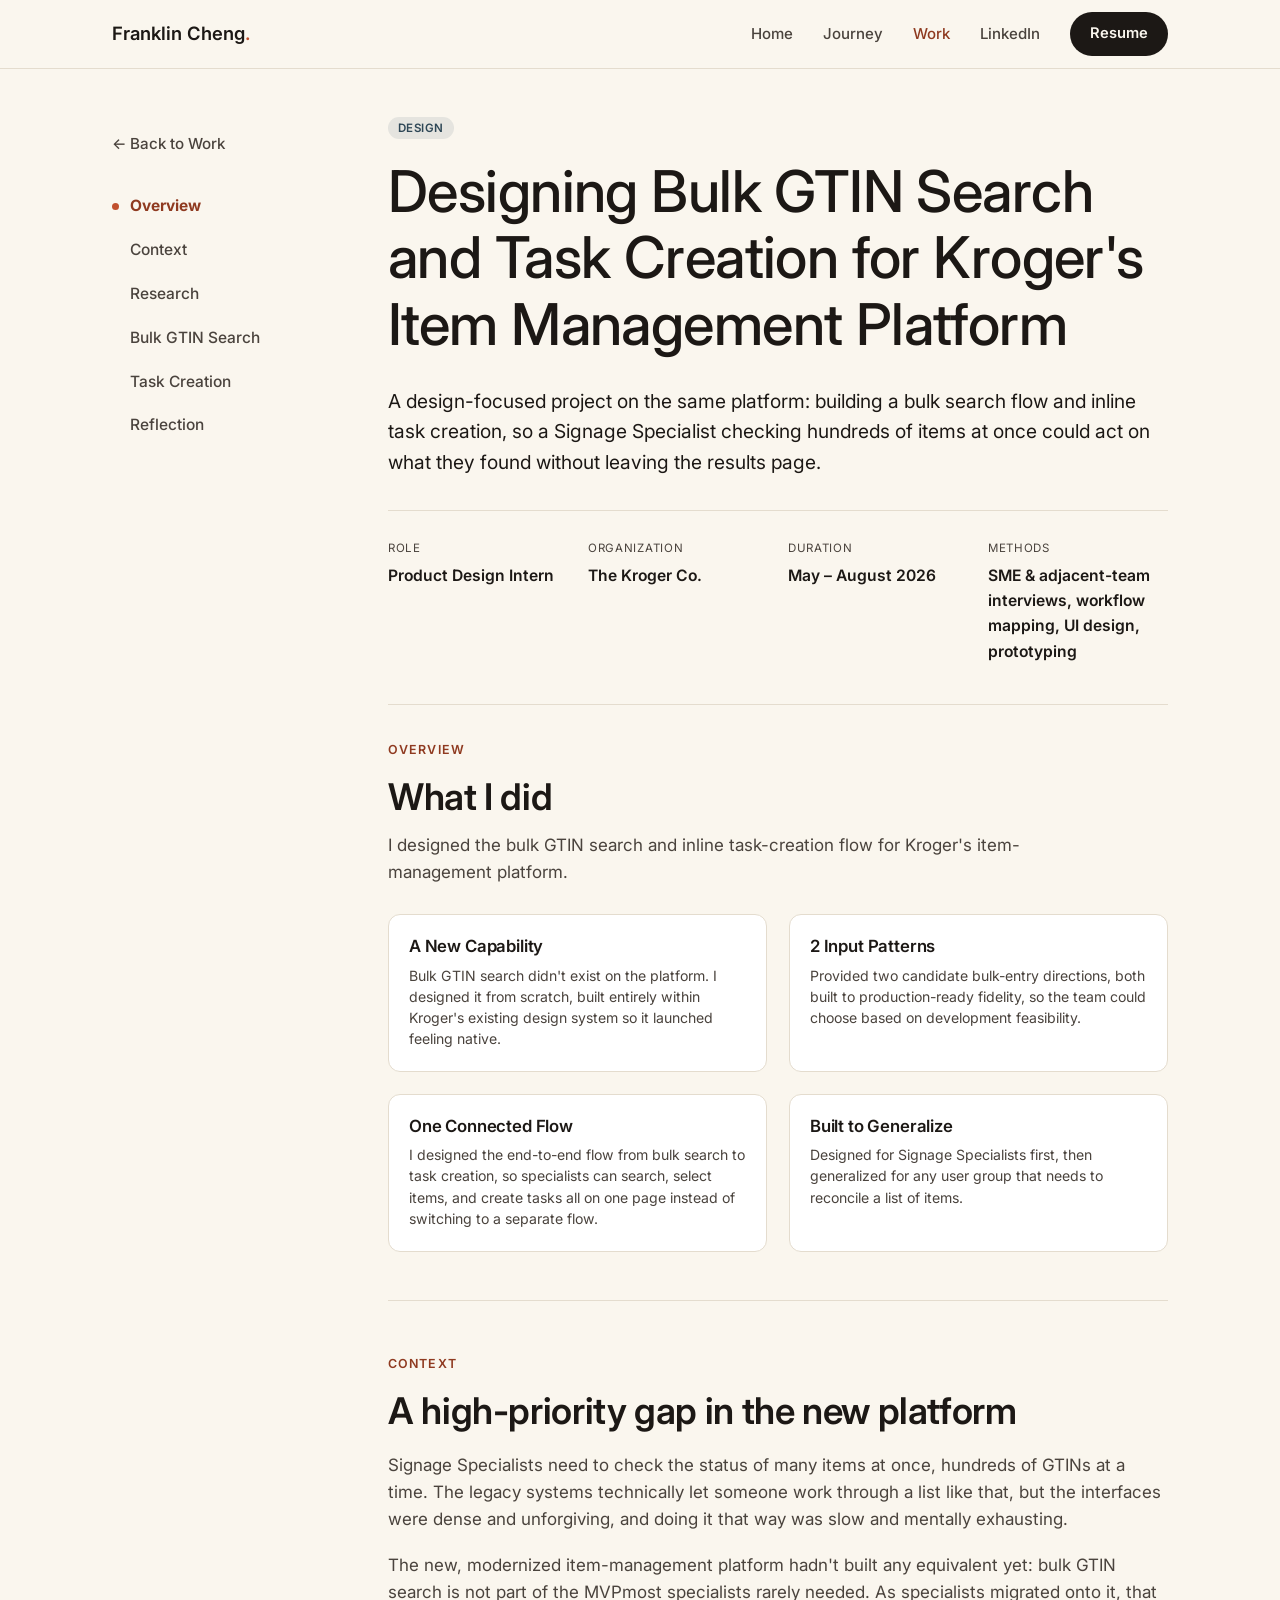
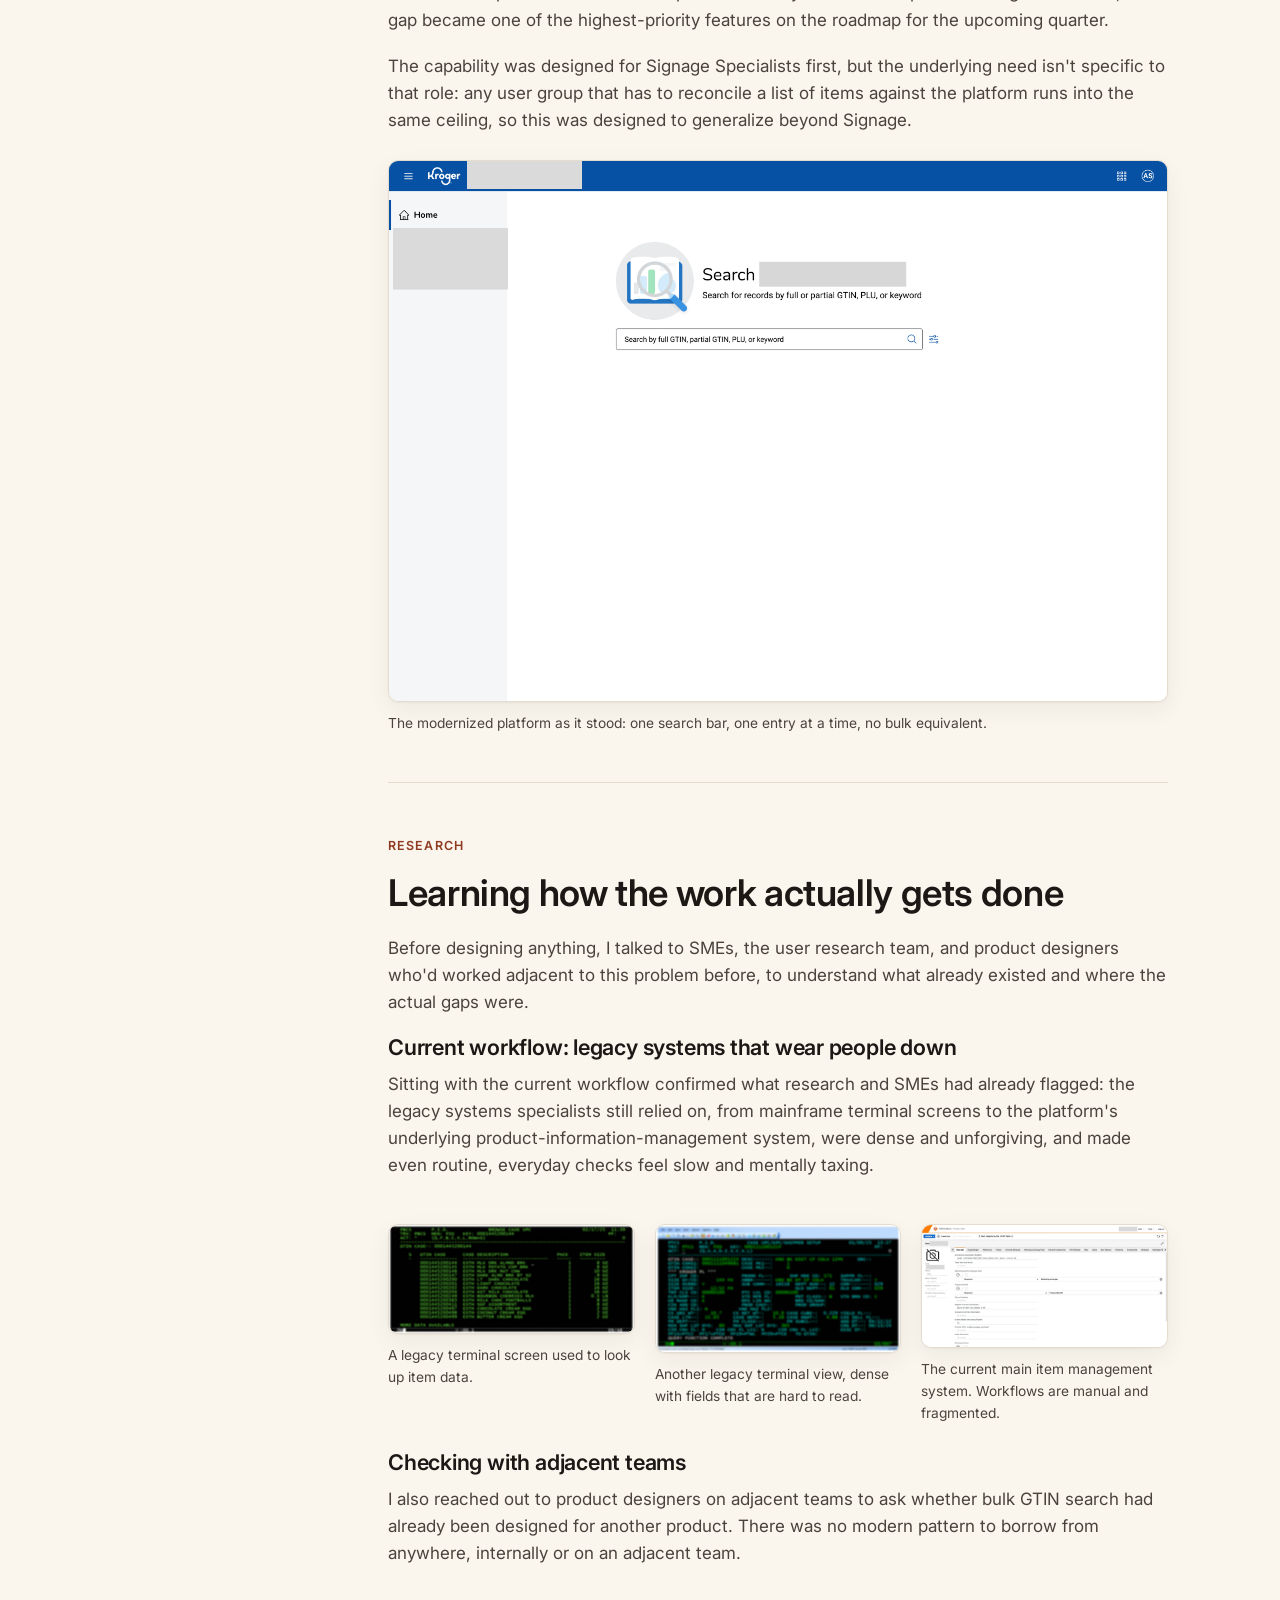
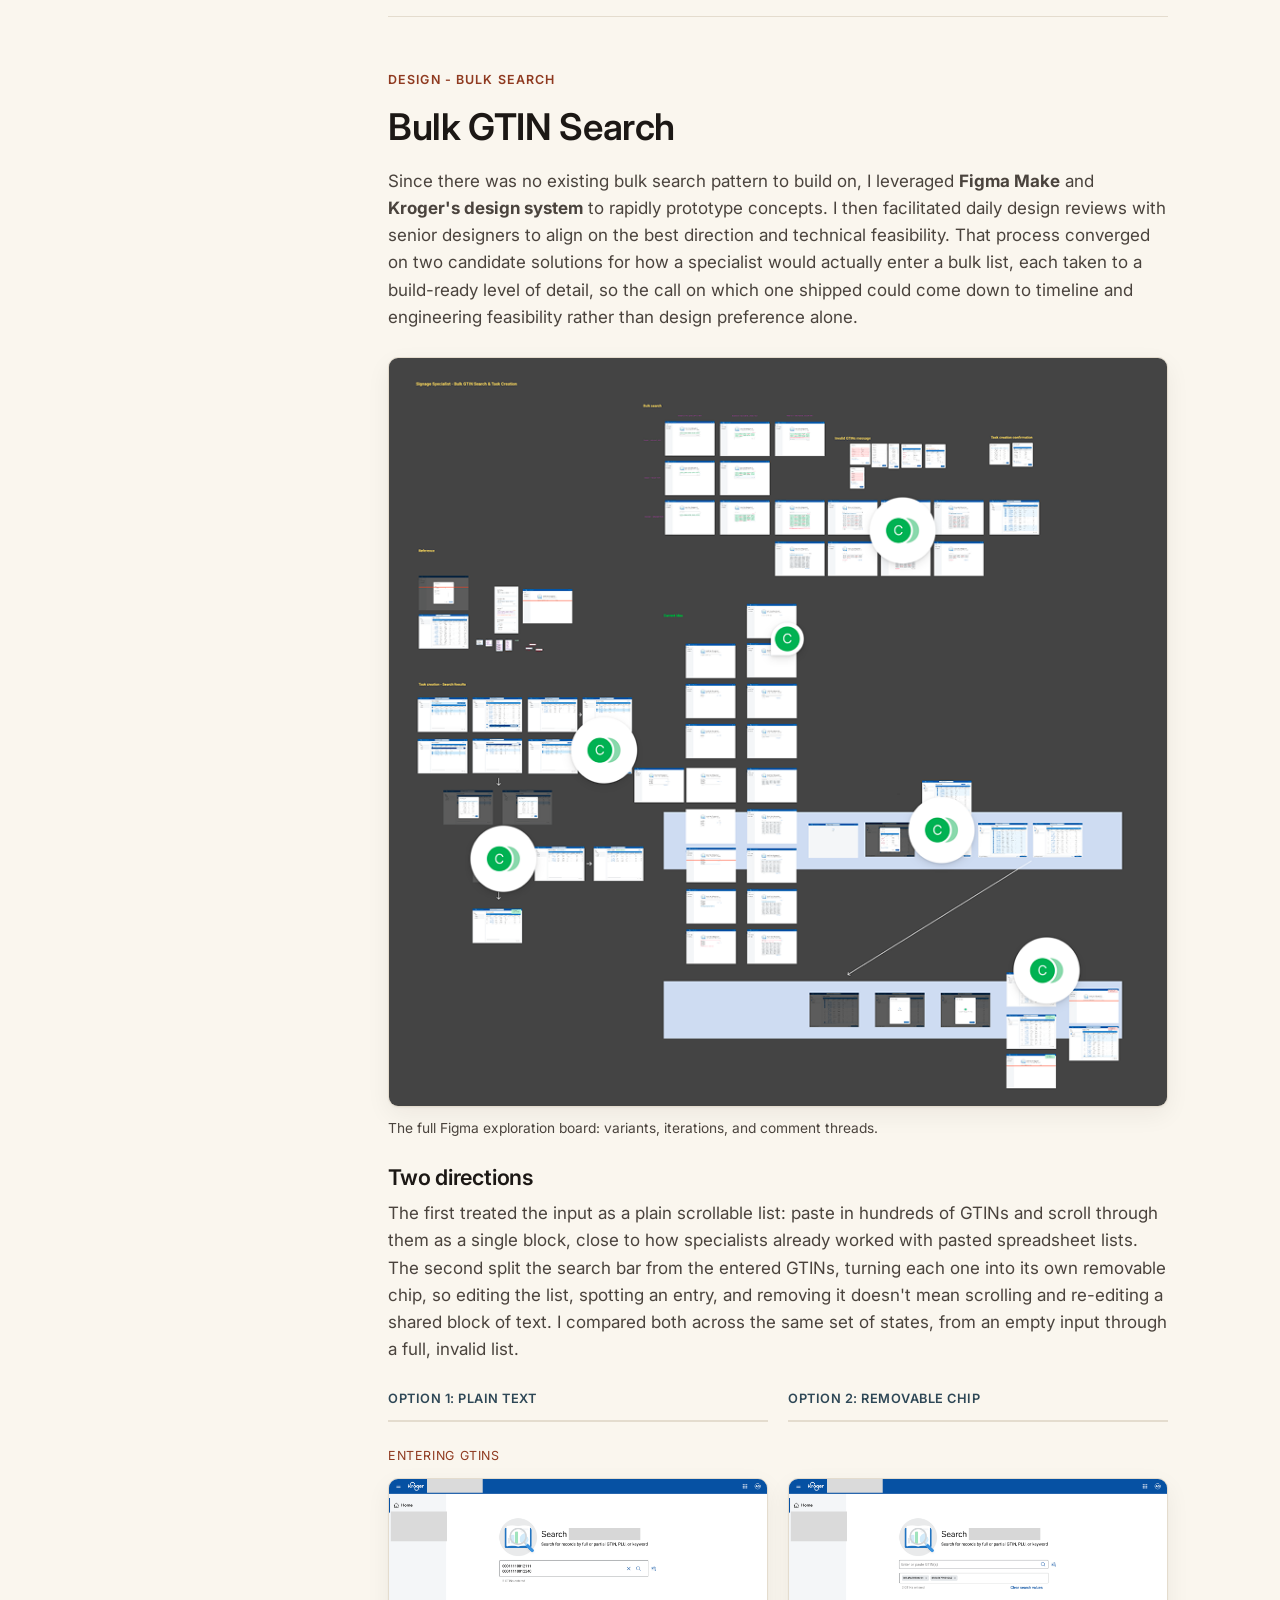
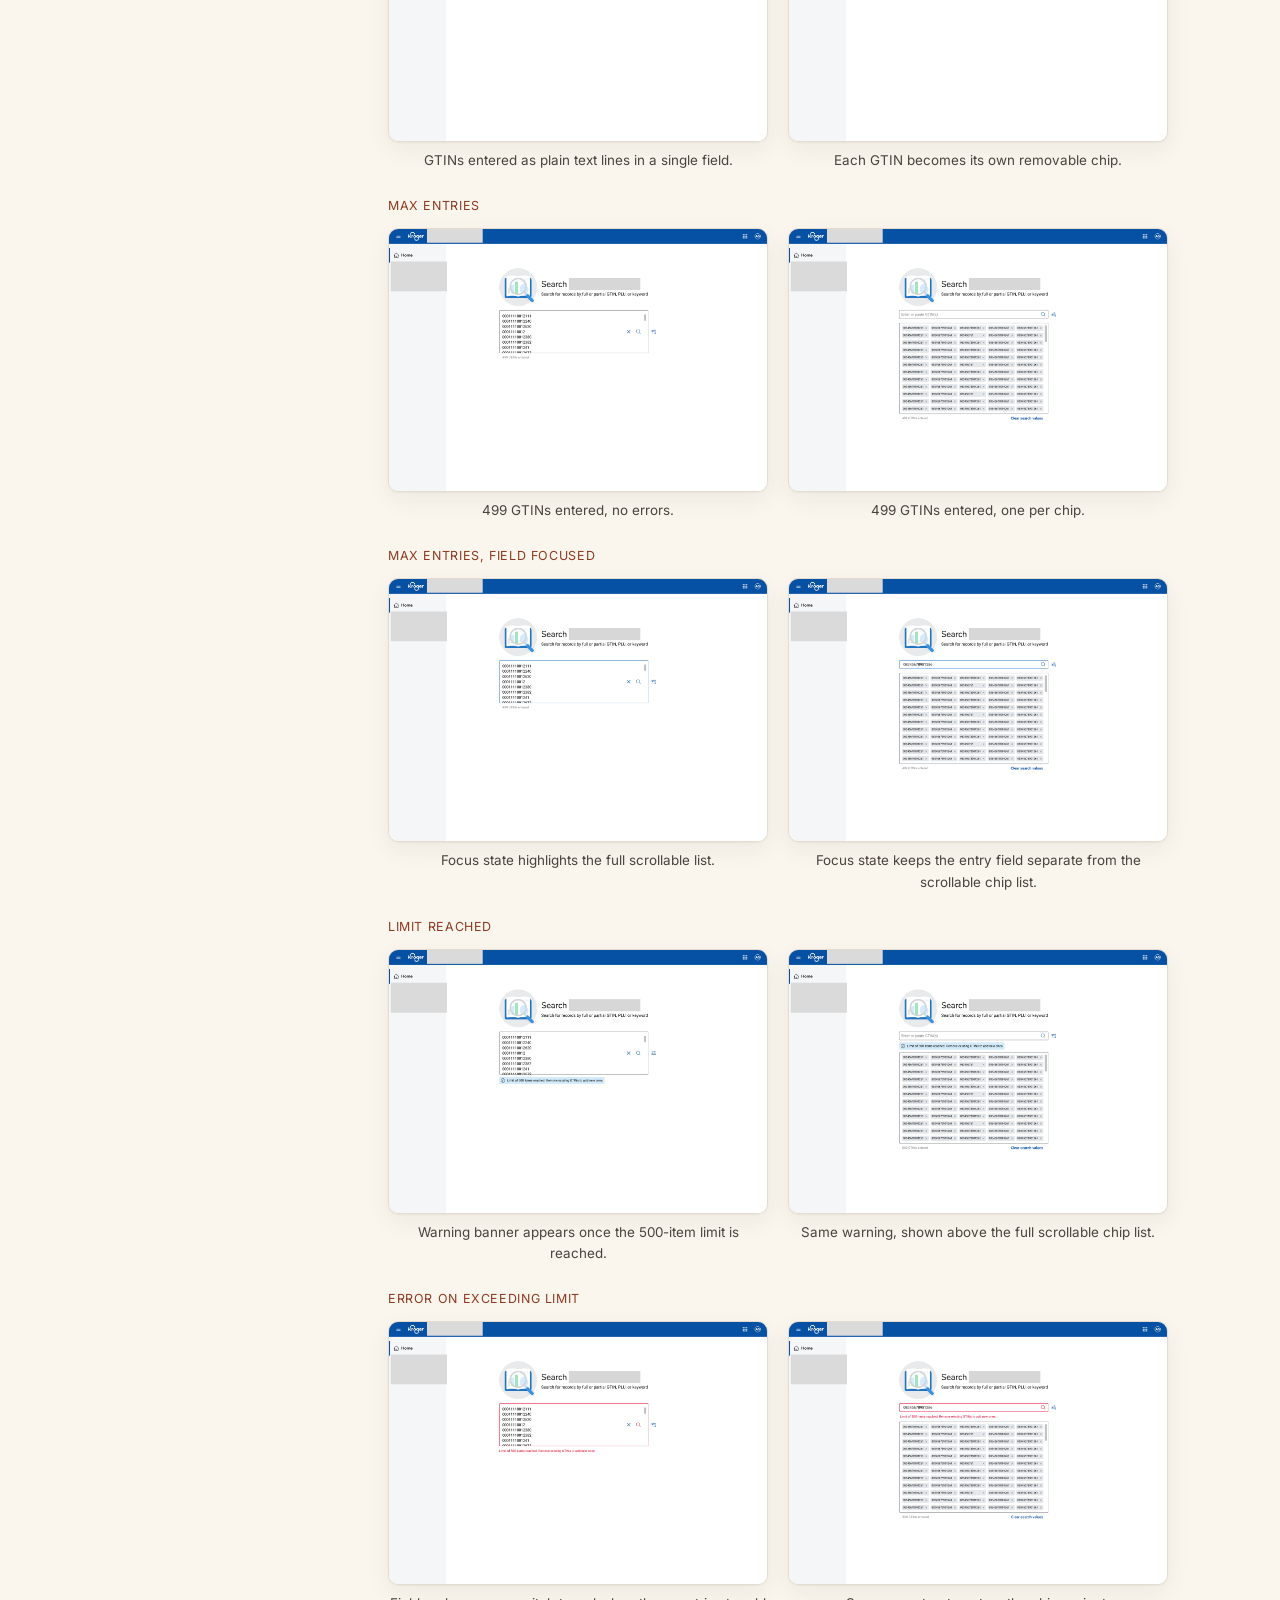
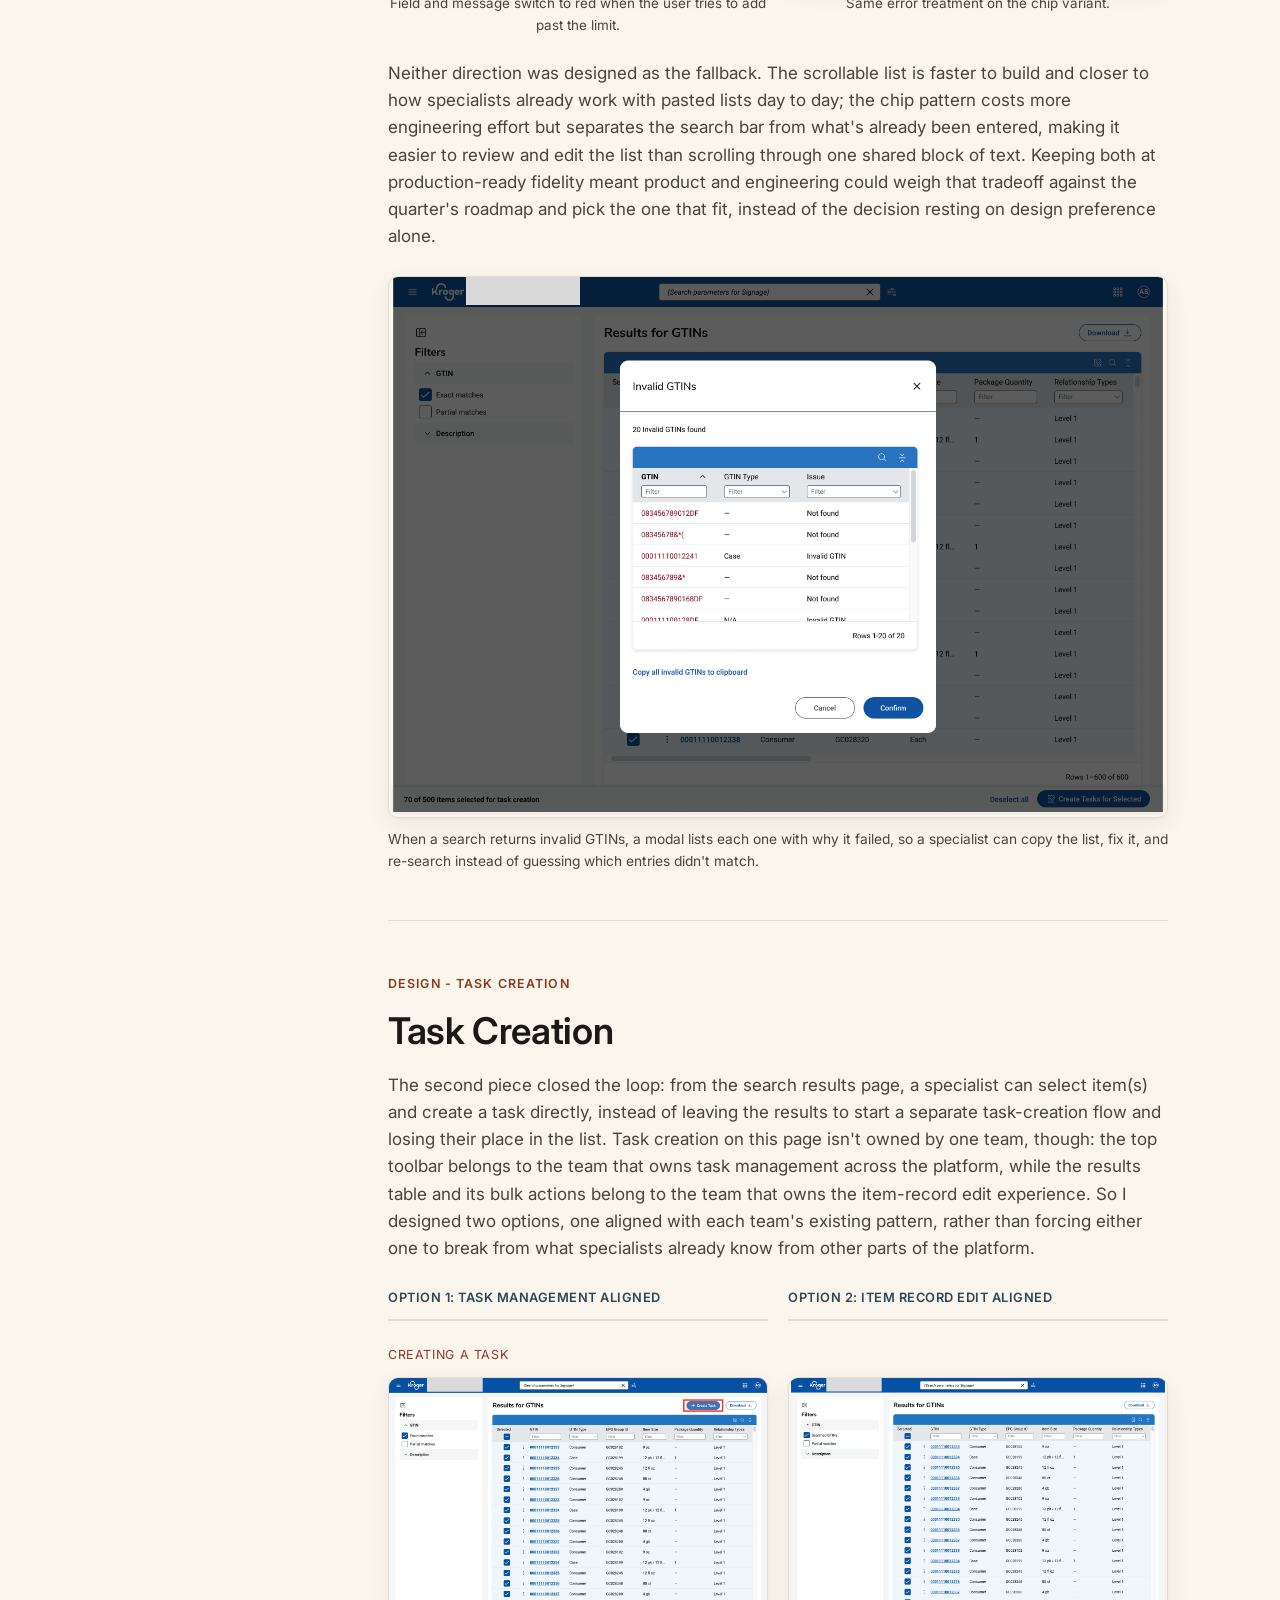
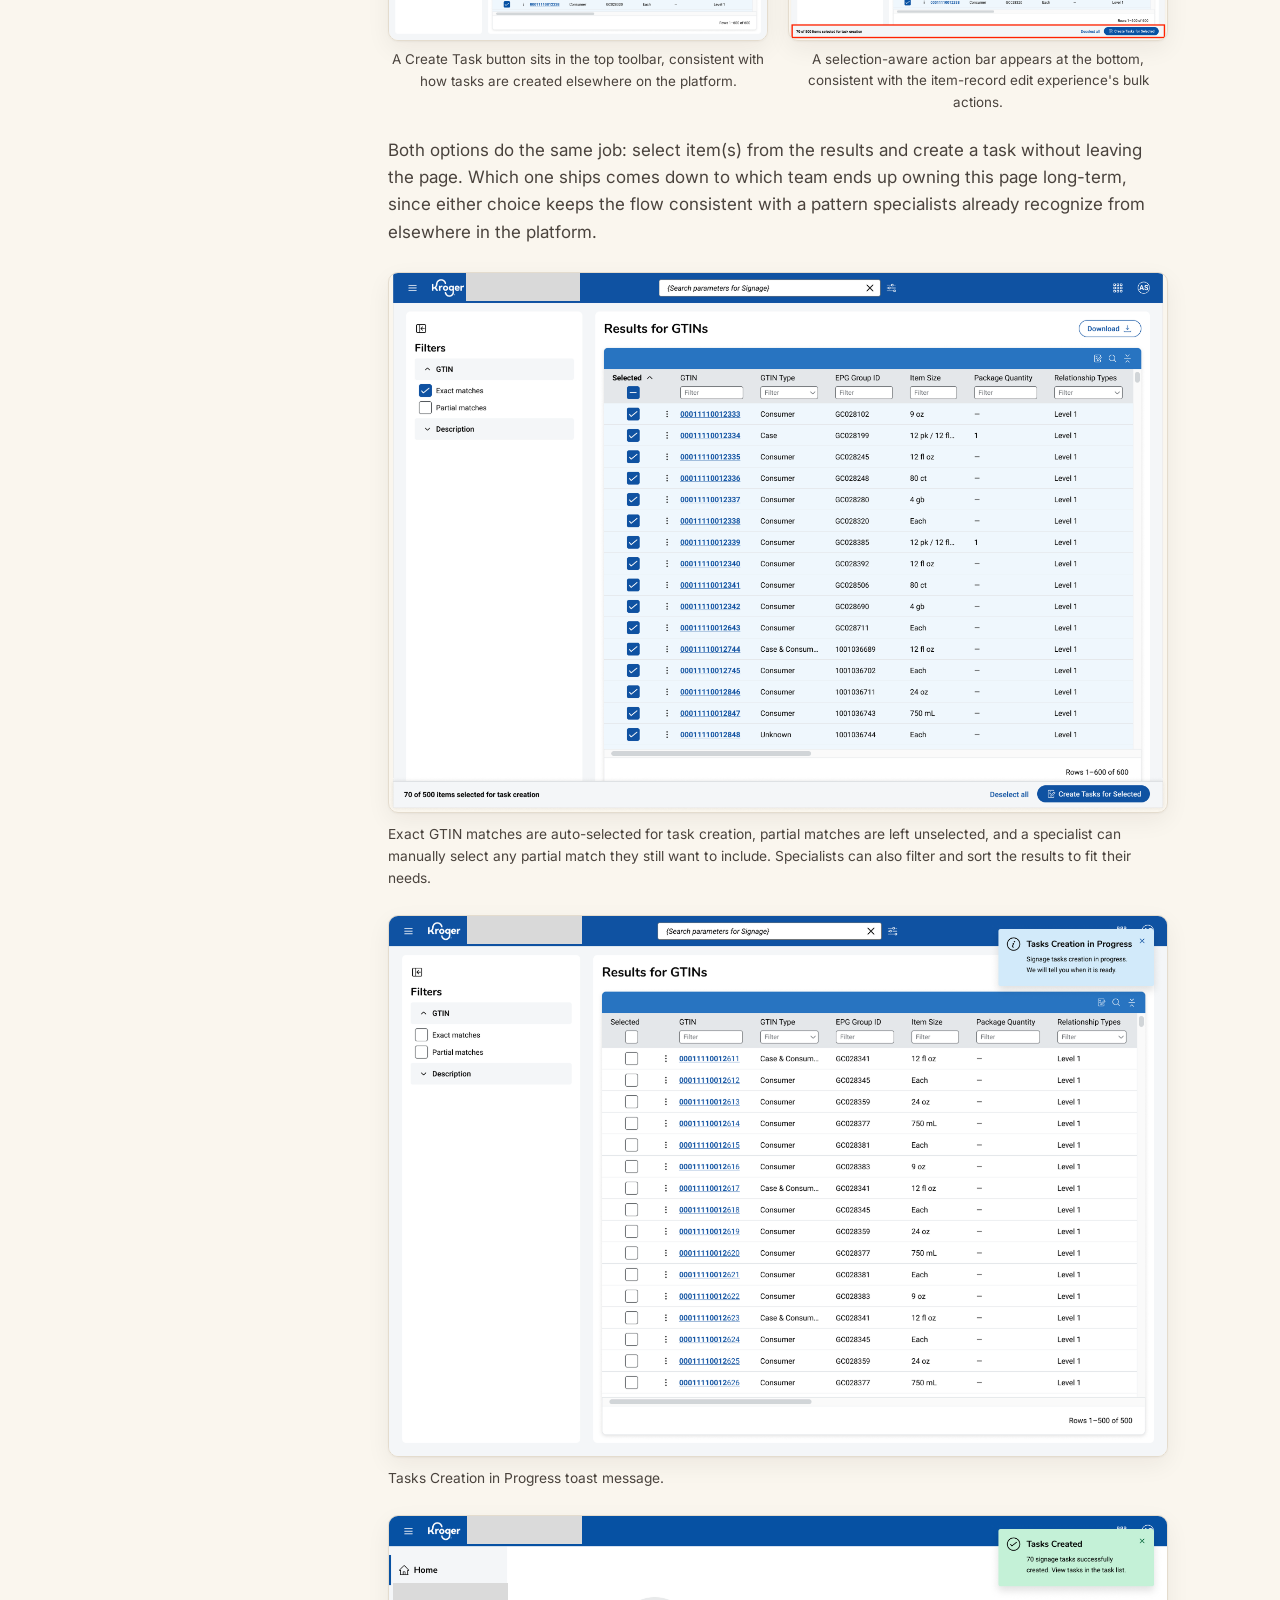
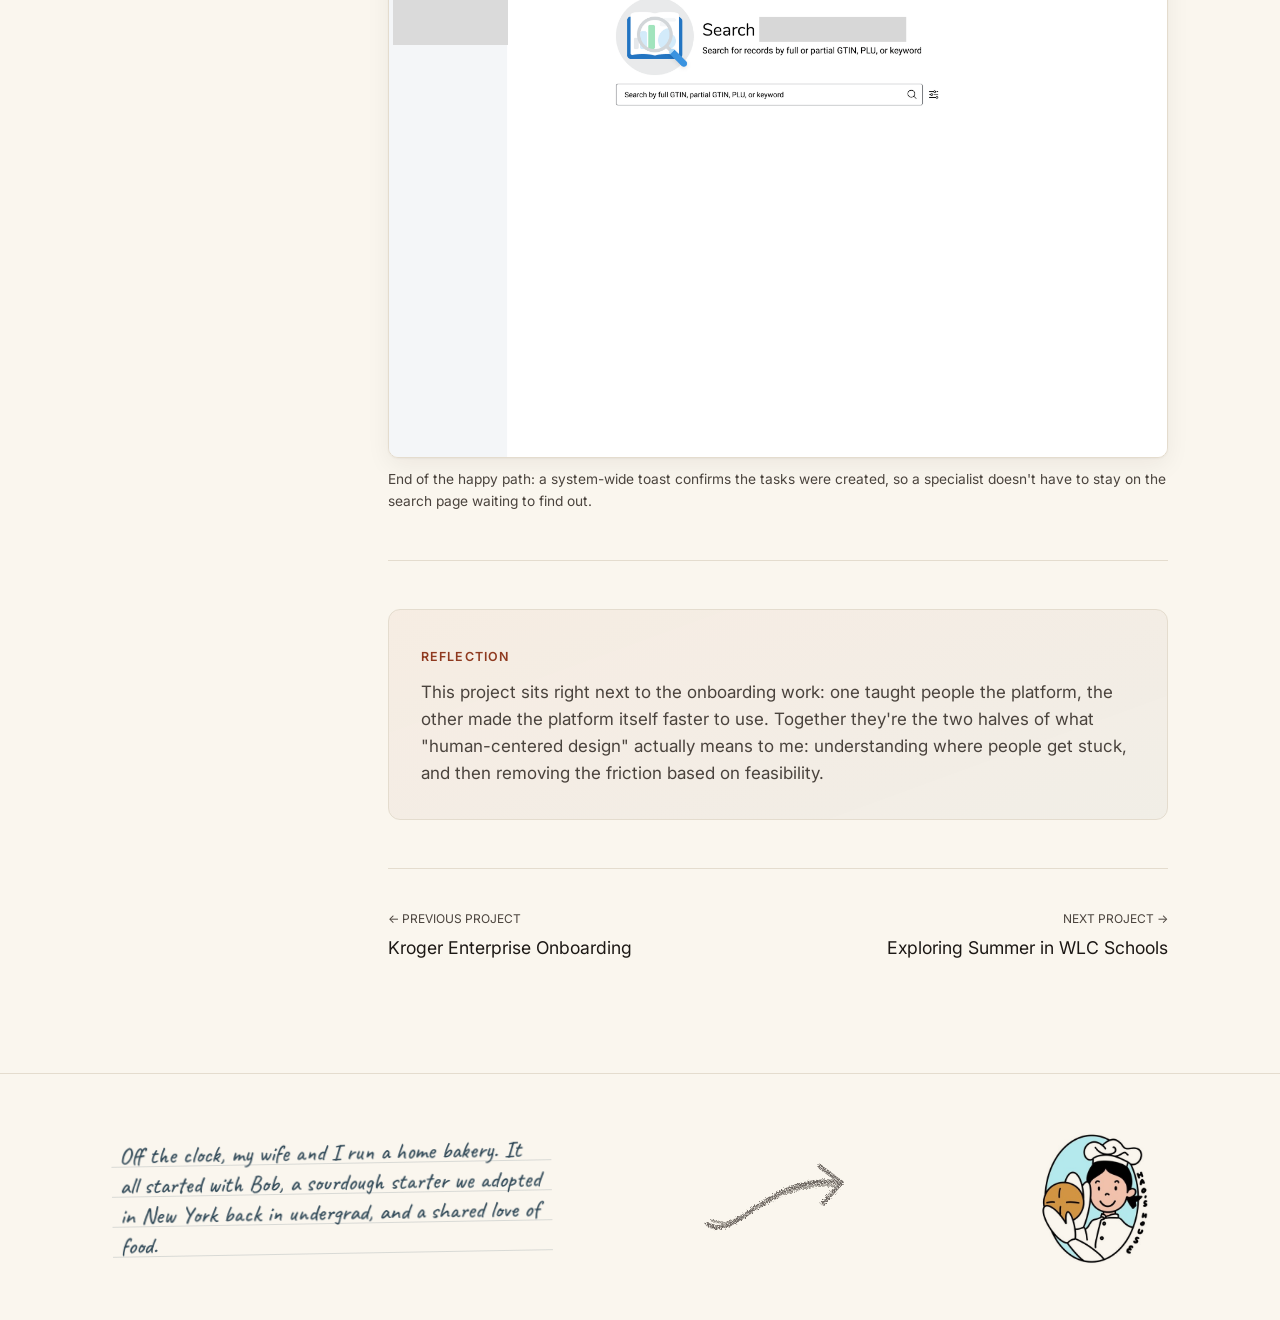
<file: projects/gtin-bulk-search.html>
<!doctype html>
<html lang="en">
<head>
<meta charset="UTF-8" />
<meta name="viewport" content="width=device-width, initial-scale=1.0" />
<title>Bulk GTIN Search &amp; Task Creation — Franklin Cheng</title>
<meta name="description" content="Designing a bulk search flow and inline task creation for Kroger's enterprise item-management platform." />
<link rel="icon" href="data:,">
<link rel="preconnect" href="https://fonts.googleapis.com">
<link rel="preconnect" href="https://fonts.gstatic.com" crossorigin>
<link href="https://fonts.googleapis.com/css2?family=Inter:wght@400;500;600;700&family=Caveat:wght@500;600&display=swap" rel="stylesheet">
<link rel="stylesheet" href="../assets/css/style.css">
</head>
<body>

<nav class="site-nav">
  <div class="wrap">
    <a href="../index.html" class="brand">Franklin Cheng<span>.</span></a>
    <button class="nav-toggle" aria-label="Toggle menu" aria-expanded="false">☰</button>
    <ul class="nav-links">
      <li><a href="../index.html">Home</a></li>
      <li><a href="../about.html">Journey</a></li>
      <li><a href="../projects.html" class="active">Work</a></li>
      <li><a href="https://www.linkedin.com/in/franklin-cheng-b06238227" target="_blank" rel="noopener">LinkedIn</a></li>
      <li><a href="../assets/files/Franklin_Cheng_Resume.pdf" class="btn" target="_blank" rel="noopener">Resume</a></li>
    </ul>
  </div>
</nav>

<div class="mobile-toc" id="mobileToc">
  <div class="wrap">
    <div class="mobile-toc-bar" id="mobileTocBar">
      <span class="dot"></span>
      <span class="current" id="mobileTocCurrent">Overview</span>
      <span class="progress" id="mobileTocProgress">1/6</span>
      <span class="chev">&#9662;</span>
    </div>
    <div class="mobile-toc-sheet" id="mobileTocSheet">
      <a href="#overview" class="active"><span class="dot"></span>Overview</a>
      <a href="#context"><span class="dot"></span>Context</a>
      <a href="#research"><span class="dot"></span>Research</a>
      <a href="#response"><span class="dot"></span>Bulk GTIN Search</a>
      <a href="#task-creation"><span class="dot"></span>Task Creation</a>
      <a href="#reflection"><span class="dot"></span>Reflection</a>
    </div>
  </div>
</div>

<div class="wrap case-layout">
  <aside class="case-sidebar">
    <a href="../projects.html" class="back-link">← Back to Work</a>
    <nav class="case-toc">
      <a href="#overview" class="active"><span class="dot"></span>Overview</a>
      <a href="#context"><span class="dot"></span>Context</a>
      <a href="#research"><span class="dot"></span>Research</a>
      <a href="#response"><span class="dot"></span>Bulk GTIN Search</a>
      <a href="#task-creation"><span class="dot"></span>Task Creation</a>
      <a href="#reflection"><span class="dot"></span>Reflection</a>
    </nav>
  </aside>

  <main class="case-main">
    <header class="case-hero-block">
      <div class="tags"><span class="tag academic">Design</span></div>
      <h1>Designing Bulk GTIN Search and Task Creation for Kroger's Item Management Platform</h1>
      <p class="lede">A design-focused project on the same platform: building a bulk search flow and inline task creation, so a Signage Specialist checking hundreds of items at once could act on what they found without leaving the results page.</p>

      <div class="case-meta">
        <div><div class="label">Role</div><div class="value">Product Design Intern</div></div>
        <div><div class="label">Organization</div><div class="value">The Kroger Co.</div></div>
        <div><div class="label">Duration</div><div class="value">May – August 2026</div></div>
        <div><div class="label">Methods</div><div class="value">SME &amp; adjacent-team interviews, workflow mapping, UI design, prototyping</div></div>
      </div>
    </header>

    <section id="overview" style="padding:30px 0 48px;">
      <span class="eyebrow">Overview</span>
      <h2 style="margin:8px 0 14px;">What I did</h2>
      <p style="max-width:720px;">I designed the bulk GTIN search and inline task-creation flow for Kroger's item-management platform.</p>

      <div class="impact-grid cols-2" style="margin-bottom:0;">
        <div class="impact-card">
          <h4>A New Capability</h4>
          <p>Bulk GTIN search didn't exist on the platform. I designed it from scratch, built entirely within Kroger's existing design system so it launched feeling native.</p>
        </div>
        <div class="impact-card">
          <h4>2 Input Patterns</h4>
          <p>Provided two candidate bulk-entry directions, both built to production-ready fidelity, so the team could choose based on development feasibility.</p>
        </div>
        <div class="impact-card">
          <h4>One Connected Flow</h4>
          <p>I designed the end-to-end flow from bulk search to task creation, so specialists can search, select items, and create tasks all on one page instead of switching to a separate flow.</p>
        </div>
        <div class="impact-card">
          <h4>Built to Generalize</h4>
          <p>Designed for Signage Specialists first, then generalized for any user group that needs to reconcile a list of items.</p>
        </div>
      </div>
    </section>

    <section id="context">
      <span class="eyebrow">Context</span>
      <h2>A high-priority gap in the new platform</h2>
      <p>Signage Specialists need to check the status of many items at once, hundreds of GTINs at a time. The legacy systems technically let someone work through a list like that, but the interfaces were dense and unforgiving, and doing it that way was slow and mentally exhausting.</p>
      <p>The new, modernized item-management platform hadn't built any equivalent yet: bulk GTIN search is not part of the MVPmost specialists rarely needed. As specialists migrated onto it, that gap became one of the highest-priority features on the roadmap for the upcoming quarter.</p>
      <p style="margin-bottom:0;">The capability was designed for Signage Specialists first, but the underlying need isn't specific to that role: any user group that has to reconcile a list of items against the platform runs into the same ceiling, so this was designed to generalize beyond Signage.</p>

      <figure class="figure" style="margin-bottom:0;">
        <img src="../assets/img/kroger/modernized-single-search.png" alt="The modernized platform's search screen, showing a single search bar that only accepts one full or partial GTIN, PLU, or keyword at a time" />
        <figcaption>The modernized platform as it stood: one search bar, one entry at a time, no bulk equivalent.</figcaption>
      </figure>
    </section>

    <section id="research">
      <span class="eyebrow">Research</span>
      <h2>Learning how the work actually gets done</h2>
      <p>Before designing anything, I talked to SMEs, the user research team, and product designers who'd worked adjacent to this problem before, to understand what already existed and where the actual gaps were.</p>

      <h3>Current workflow: legacy systems that wear people down</h3>
      <p>Sitting with the current workflow confirmed what research and SMEs had already flagged: the legacy systems specialists still relied on, from mainframe terminal screens to the platform's underlying product-information-management system, were dense and unforgiving, and made even routine, everyday checks feel slow and mentally taxing.</p>

      <div class="figure-row three" style="margin-bottom:0;">
        <figure class="figure">
          <img src="../assets/img/kroger/legacy-terminal-browse.jpg" alt="Legacy mainframe terminal screen used to look up case and item data, dense green text on a black background" />
          <figcaption>A legacy terminal screen used to look up item data.</figcaption>
        </figure>
        <figure class="figure">
          <img src="../assets/img/kroger/legacy-terminal-setup.jpg" alt="Another legacy mainframe terminal screen showing detailed case and shipping setup fields for a single item" />
          <figcaption>Another legacy terminal view, dense with fields that are hard to read.</figcaption>
        </figure>
        <figure class="figure">
          <img src="../assets/img/kroger/product360-item-lookup.png" alt="The platform's underlying product-information-management system, showing a single item's details retrieved by one GTIN at a time" />
          <figcaption>The current main item management system. Workflows are manual and fragmented. </figcaption>
        </figure>
      </div>

      <h3>Checking with adjacent teams</h3>
      <p style="margin-bottom:0;">I also reached out to product designers on adjacent teams to ask whether bulk GTIN search had already been designed for another product. There was no modern pattern to borrow from anywhere, internally or on an adjacent team.</p>
    </section>

    <section id="response">
      <span class="eyebrow">Design - Bulk Search</span>
      <h2>Bulk GTIN Search</h2>
      <p>Since there was no existing bulk search pattern to build on, I leveraged <b>Figma Make</b> and <b>Kroger's design system</b> to rapidly prototype concepts. I then facilitated daily design reviews with senior designers to align on the best direction and technical feasibility. That process converged on two candidate solutions for how a specialist would actually enter a bulk list, each taken to a build-ready level of detail, so the call on which one shipped could come down to timeline and engineering feasibility rather than design preference alone.</p>

      <figure class="figure">
        <img src="../assets/img/kroger/gtin-figma-overview.png" alt="Figma Make exploration board overview: bulk search variants, invalid-GTIN messaging, task-creation confirmation, sorted idea iterations, and reference material, with design-review comment threads throughout" />
        <figcaption>The full Figma exploration board: variants, iterations, and comment threads.</figcaption>
      </figure>

      <h3>Two directions</h3>
      <p>The first treated the input as a plain scrollable list: paste in hundreds of GTINs and scroll through them as a single block, close to how specialists already worked with pasted spreadsheet lists. The second split the search bar from the entered GTINs, turning each one into its own removable chip, so editing the list, spotting an entry, and removing it doesn't mean scrolling and re-editing a shared block of text. I compared both across the same set of states, from an empty input through a full, invalid list.</p>

      <div class="compare-matrix">
        <div class="compare-head">
          <div>Option 1: Plain Text</div>
          <div>Option 2: Removable Chip</div>
        </div>

        <div class="compare-row">
          <span class="compare-row-label">Entering GTINs</span>
          <div class="compare-row-imgs">
            <figure>
              <img src="../assets/img/kroger/scrollable-list-two-entries.png" alt="Scrollable list input showing two GTINs entered as plain text lines in a single field" />
              <figcaption>GTINs entered as plain text lines in a single field.</figcaption>
            </figure>
            <figure>
              <img src="../assets/img/kroger/chip-design-two-entries.png" alt="Removable chip design showing two GTINs entered as individual removable chips" />
              <figcaption>Each GTIN becomes its own removable chip.</figcaption>
            </figure>
          </div>
        </div>

        <div class="compare-row">
          <span class="compare-row-label">Max entries</span>
          <div class="compare-row-imgs">
            <figure>
              <img src="../assets/img/kroger/scrollable-list-max-entries.png" alt="Scrollable list at near-max capacity, with a counter reading 499 GTINs entered" />
              <figcaption>499 GTINs entered, no errors.</figcaption>
            </figure>
            <figure>
              <img src="../assets/img/kroger/chip-design-max-entries.png" alt="Removable chip design at near-max capacity, 499 GTINs entered as individual chips" />
              <figcaption>499 GTINs entered, one per chip.</figcaption>
            </figure>
          </div>
        </div>

        <div class="compare-row">
          <span class="compare-row-label">Max entries, field focused</span>
          <div class="compare-row-imgs">
            <figure>
              <img src="../assets/img/kroger/scrollable-list-max-entries-focused.png" alt="Scrollable list at near-max capacity with the input field focused, showing a blue focus outline around the list" />
              <figcaption>Focus state highlights the full scrollable list.</figcaption>
            </figure>
            <figure>
              <img src="../assets/img/kroger/chip-design-max-entries-focused.png" alt="Removable chip design at near-max capacity with the input field focused, a new GTIN being typed above the existing chips" />
              <figcaption>Focus state keeps the entry field separate from the scrollable chip list.</figcaption>
            </figure>
          </div>
        </div>

        <div class="compare-row">
          <span class="compare-row-label">Limit reached</span>
          <div class="compare-row-imgs">
            <figure>
              <img src="../assets/img/kroger/scrollable-list-limit-warning.png" alt="Scrollable list showing a warning banner: Limit of 500 items reached. Remove existing GTINs to add new ones." />
              <figcaption>Warning banner appears once the 500-item limit is reached.</figcaption>
            </figure>
            <figure>
              <img src="../assets/img/kroger/chip-design-limit-warning.png" alt="Removable chip design showing the same limit-reached warning banner above 500 chips" />
              <figcaption>Same warning, shown above the full scrollable chip list.</figcaption>
            </figure>
          </div>
        </div>

        <div class="compare-row">
          <span class="compare-row-label">Error on exceeding limit</span>
          <div class="compare-row-imgs">
            <figure>
              <img src="../assets/img/kroger/scrollable-list-limit-error.png" alt="Scrollable list with a red error outline and red error text after the user tries to add another GTIN past the 500 limit" />
              <figcaption>Field and message switch to red when the user tries to add past the limit.</figcaption>
            </figure>
            <figure>
              <img src="../assets/img/kroger/chip-design-limit-error.png" alt="Chip design with a red error outline and red error text after the user tries to add another GTIN past the 500 limit" />
              <figcaption>Same error treatment on the chip variant.</figcaption>
            </figure>
          </div>
        </div>
      </div>

      <p>Neither direction was designed as the fallback. The scrollable list is faster to build and closer to how specialists already work with pasted lists day to day; the chip pattern costs more engineering effort but separates the search bar from what's already been entered, making it easier to review and edit the list than scrolling through one shared block of text. Keeping both at production-ready fidelity meant product and engineering could weigh that tradeoff against the quarter's roadmap and pick the one that fit, instead of the decision resting on design preference alone.</p>

      <figure class="figure" style="margin-bottom:0;">
        <img src="../assets/img/kroger/invalid-gtins-modal.png" alt="Invalid GTINs modal listing 20 invalid entries with their GTIN Type and Issue (Not found, Invalid GTIN), with a Copy all invalid GTINs to clipboard link and Cancel/Confirm actions" />
        <figcaption>When a search returns invalid GTINs, a modal lists each one with why it failed, so a specialist can copy the list, fix it, and re-search instead of guessing which entries didn't match.</figcaption>
      </figure>

    </section>

    <section id="task-creation">
      <span class="eyebrow">Design - Task Creation</span>
      <h2>Task Creation</h2>
      <p>The second piece closed the loop: from the search results page, a specialist can select item(s) and create a task directly, instead of leaving the results to start a separate task-creation flow and losing their place in the list. Task creation on this page isn't owned by one team, though: the top toolbar belongs to the team that owns task management across the platform, while the results table and its bulk actions belong to the team that owns the item-record edit experience. So I designed two options, one aligned with each team's existing pattern, rather than forcing either one to break from what specialists already know from other parts of the platform.</p>

      <div class="compare-matrix">
        <div class="compare-head">
          <div>Option 1: Task Management Aligned</div>
          <div>Option 2: Item Record Edit Aligned</div>
        </div>

        <div class="compare-row">
          <span class="compare-row-label">Creating a task</span>
          <div class="compare-row-imgs">
            <figure>
              <img src="../assets/img/kroger/task-creation-button-topbar.png" alt="Results page with a Create Task button in the top toolbar next to Download, matching the platform's existing task-management pattern" />
              <figcaption>A Create Task button sits in the top toolbar, consistent with how tasks are created elsewhere on the platform.</figcaption>
            </figure>
            <figure>
              <img src="../assets/img/kroger/task-creation-action-bar.png" alt="Results page with a persistent bottom action bar showing the selected item count and a Create Tasks for Selected button, matching the item-record edit experience" />
              <figcaption>A selection-aware action bar appears at the bottom, consistent with the item-record edit experience's bulk actions.</figcaption>
            </figure>
          </div>
        </div>
      </div>

      <p>Both options do the same job: select item(s) from the results and create a task without leaving the page. Which one ships comes down to which team ends up owning this page long-term, since either choice keeps the flow consistent with a pattern specialists already recognize from elsewhere in the platform.</p>

      <figure class="figure">
        <img src="../assets/img/kroger/results-default-selection.png" alt="Default search results page with the Exact matches filter checked and Partial matches unchecked, showing 70 of 500 items selected for task creation" />
        <figcaption>Exact GTIN matches are auto-selected for task creation, partial matches are left unselected, and a specialist can manually select any partial match they still want to include. Specialists can also filter and sort the results to fit their needs.</figcaption>
      </figure>

      <figure class="figure">
        <img src="../assets/img/kroger/results-task-creation.png" alt="Search results page with selectable items and a task-creation confirmation toast" />
        <figcaption>Tasks Creation in Progress toast message.</figcaption>
      </figure>

      <figure class="figure" style="margin-bottom:0;">
        <img src="../assets/img/kroger/tasks-created-confirmation.png" alt="Search page back at its empty state with a green Tasks Created toast confirming 70 signage tasks successfully created, with a link to view them in the task list" />
        <figcaption>End of the happy path: a system-wide toast confirms the tasks were created, so a specialist doesn't have to stay on the search page waiting to find out.</figcaption>
      </figure>
    </section>

    <section id="reflection" style="border-bottom:none; padding-bottom:38px;">
      <div class="reflect-box">
        <span class="eyebrow">Reflection</span>
        <p style="margin-bottom:0;">This project sits right next to the onboarding work: one taught people the platform, the other made the platform itself faster to use. Together they're the two halves of what "human-centered design" actually means to me: understanding where people get stuck, and then removing the friction based on feasibility.</p>
      </div>
    </section>

    <div class="case-nav">
      <a href="kroger-onboarding.html">
        <span class="dir">← Previous project</span>
        <span class="title">Kroger Enterprise Onboarding</span>
      </a>
      <a href="wlc-summer-learning.html" class="next">
        <span class="dir">Next project →</span>
        <span class="title">Exploring Summer in WLC Schools</span>
      </a>
    </div>
  </main>
</div>

<footer>
  <div class="wrap footer-notepad">
    <div class="scribble-note">
      <p class="hand">Off the clock, my wife and I run a home bakery. It all started with Bob, a sourdough starter we adopted in New York back in undergrad, and a shared love of food.</p>
    </div>
    <svg class="chalk-arrow" viewBox="0 0 130 90" aria-hidden="true" focusable="false">
      <defs>
        <filter id="chalk" x="-10%" y="-20%" width="120%" height="140%">
          <feTurbulence type="fractalNoise" baseFrequency="0.8" numOctaves="2" seed="4" result="warp"/>
          <feDisplacementMap in="SourceGraphic" in2="warp" scale="3.2" result="rough"/>
          <feTurbulence type="fractalNoise" baseFrequency="1.6" numOctaves="1" seed="9" result="grain"/>
          <feColorMatrix in="grain" type="matrix" values="0 0 0 0 0  0 0 0 0 0  0 0 0 0 0  3 0 0 0 -0.7" result="mask"/>
          <feComposite in="rough" in2="mask" operator="in"/>
        </filter>
      </defs>
      <g filter="url(#chalk)" fill="none" stroke="currentColor" stroke-linecap="round" stroke-linejoin="round">
        <path d="M6 66 C 28 80, 52 26, 108 34" stroke-width="3.4"/>
        <path d="M9 63 C 32 74, 56 30, 106 37" stroke-width="2" opacity=".7"/>
        <path d="M108 34 L 92 22 M108 34 L 94 50" stroke-width="3.4"/>
      </g>
    </svg>
    <img class="bakery-logo" src="../assets/img/haos-house-logo.jpg" alt="Hao's House logo: an illustrated baker in a chef's hat holding a loaf of sourdough" width="150" height="150" loading="lazy" />
  </div>
</footer>

<script src="../assets/js/main.js"></script>
<script src="../assets/js/case-toc.js"></script>
</body>
</html>
</file>
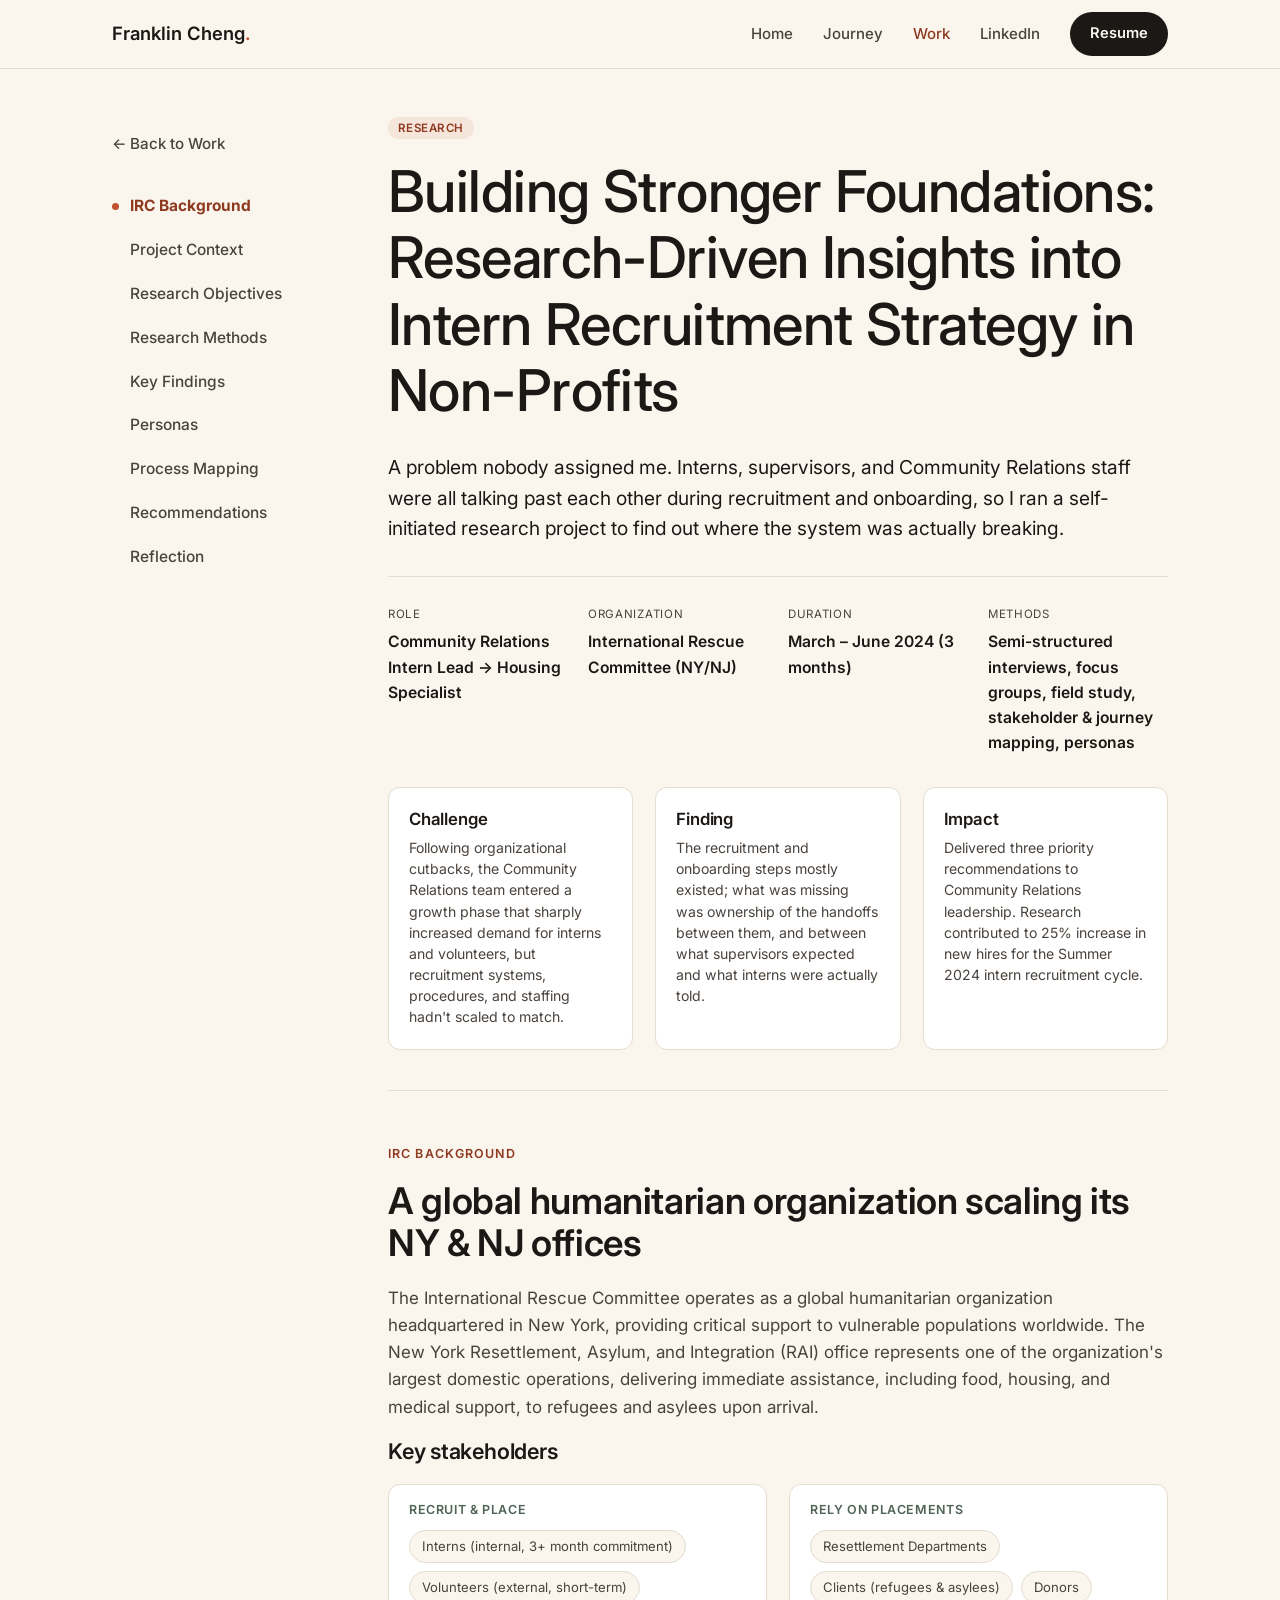
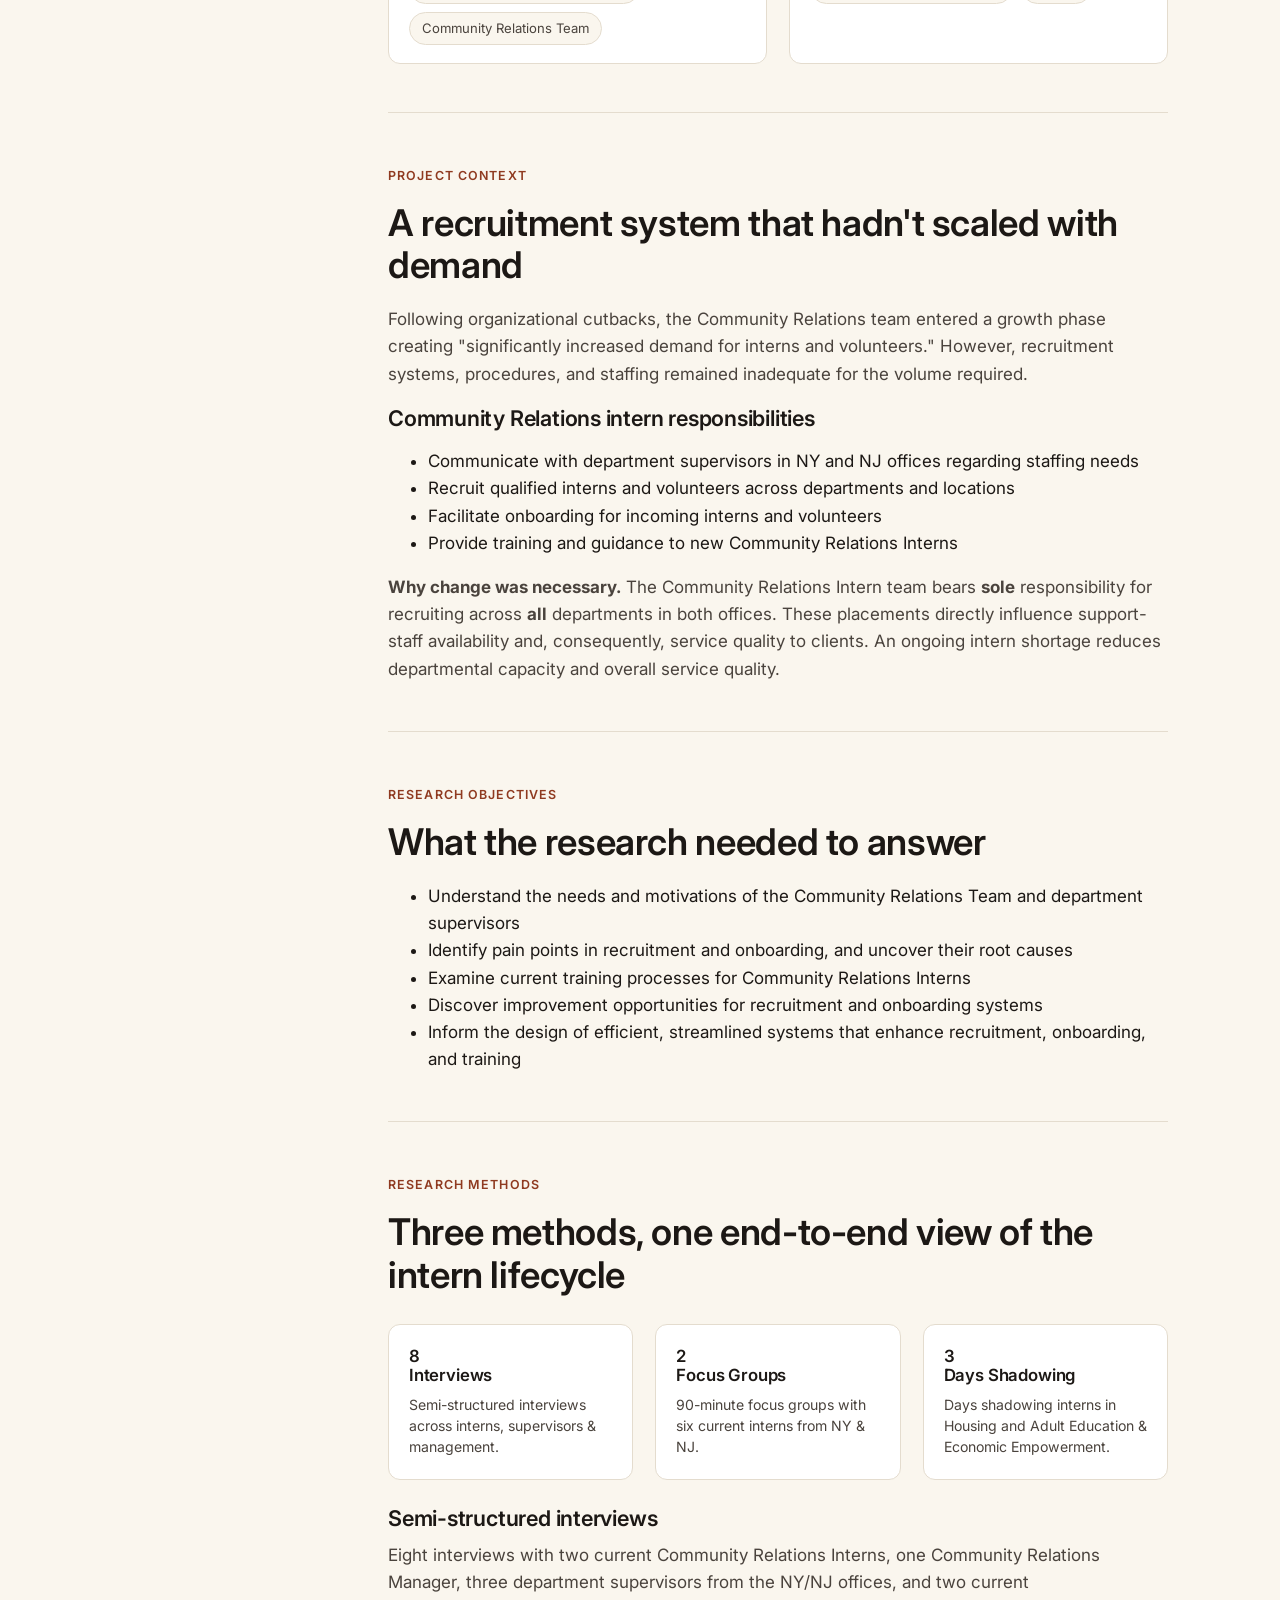
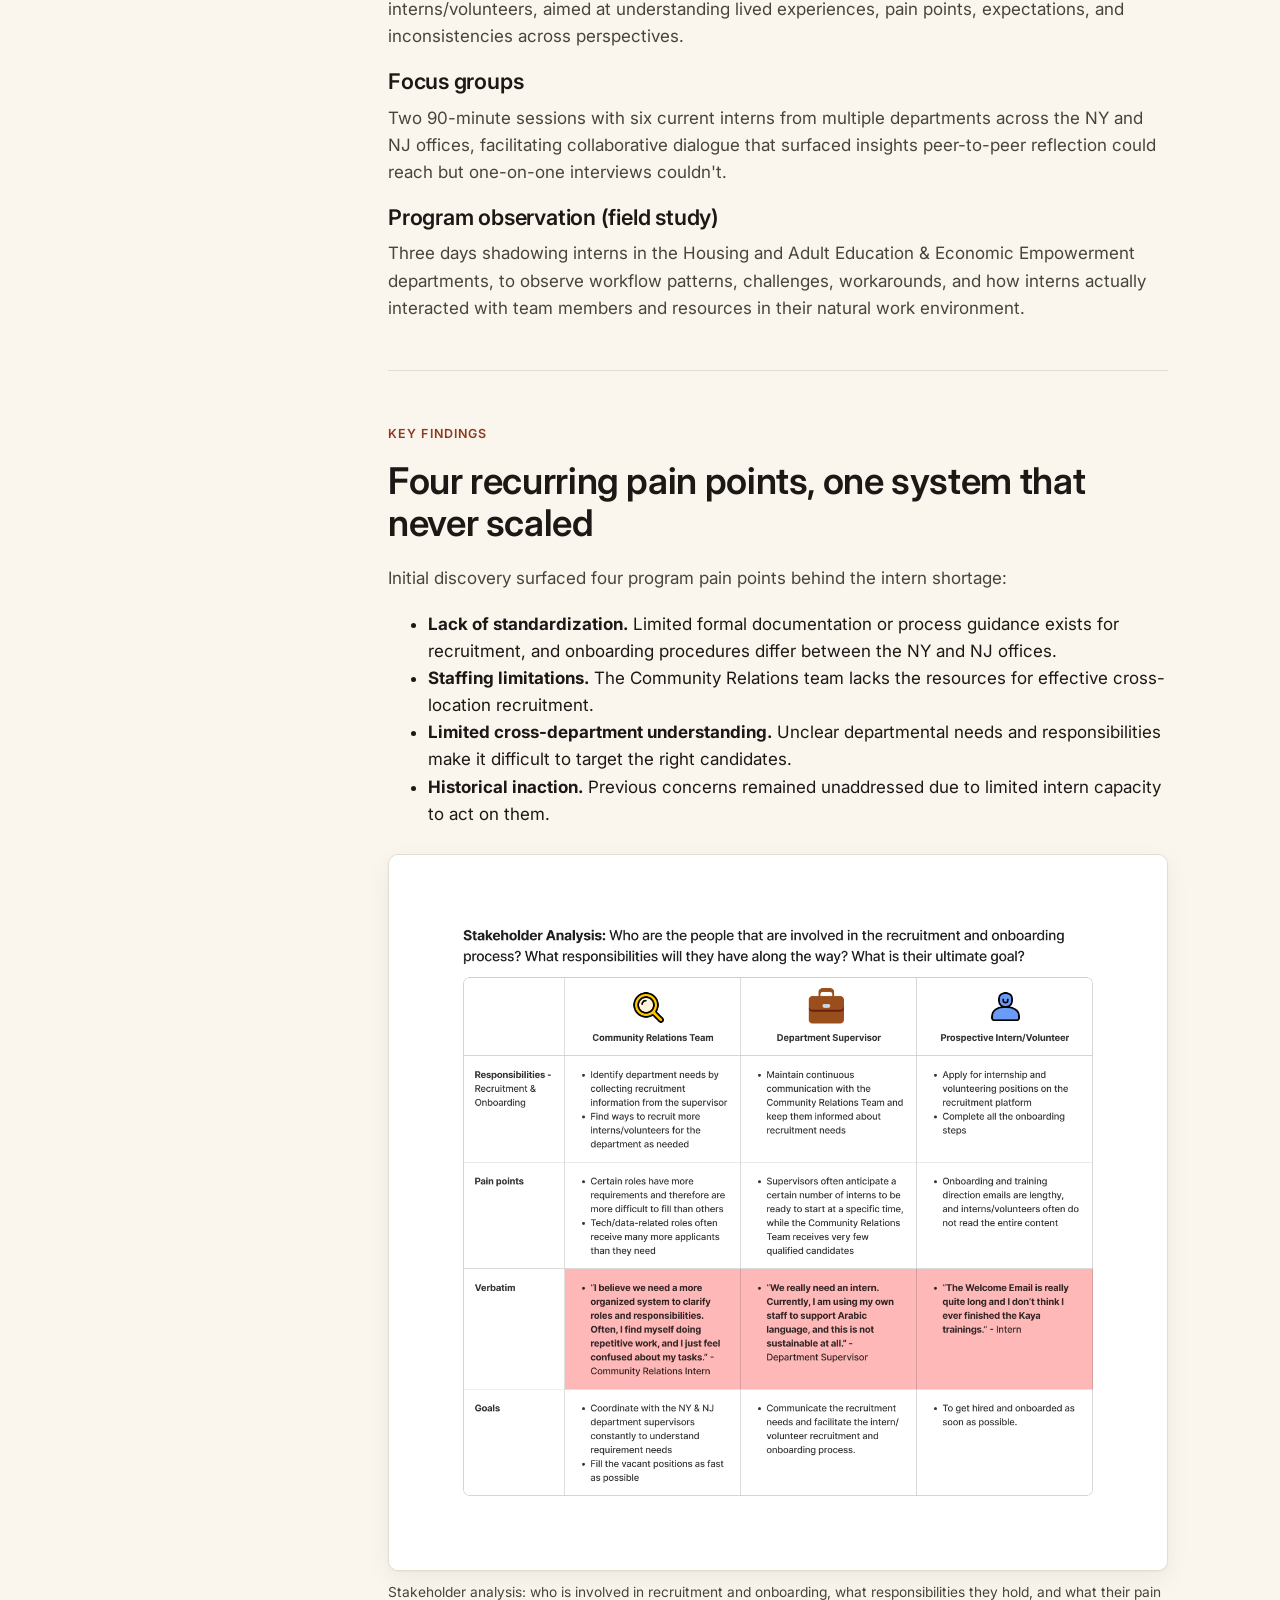
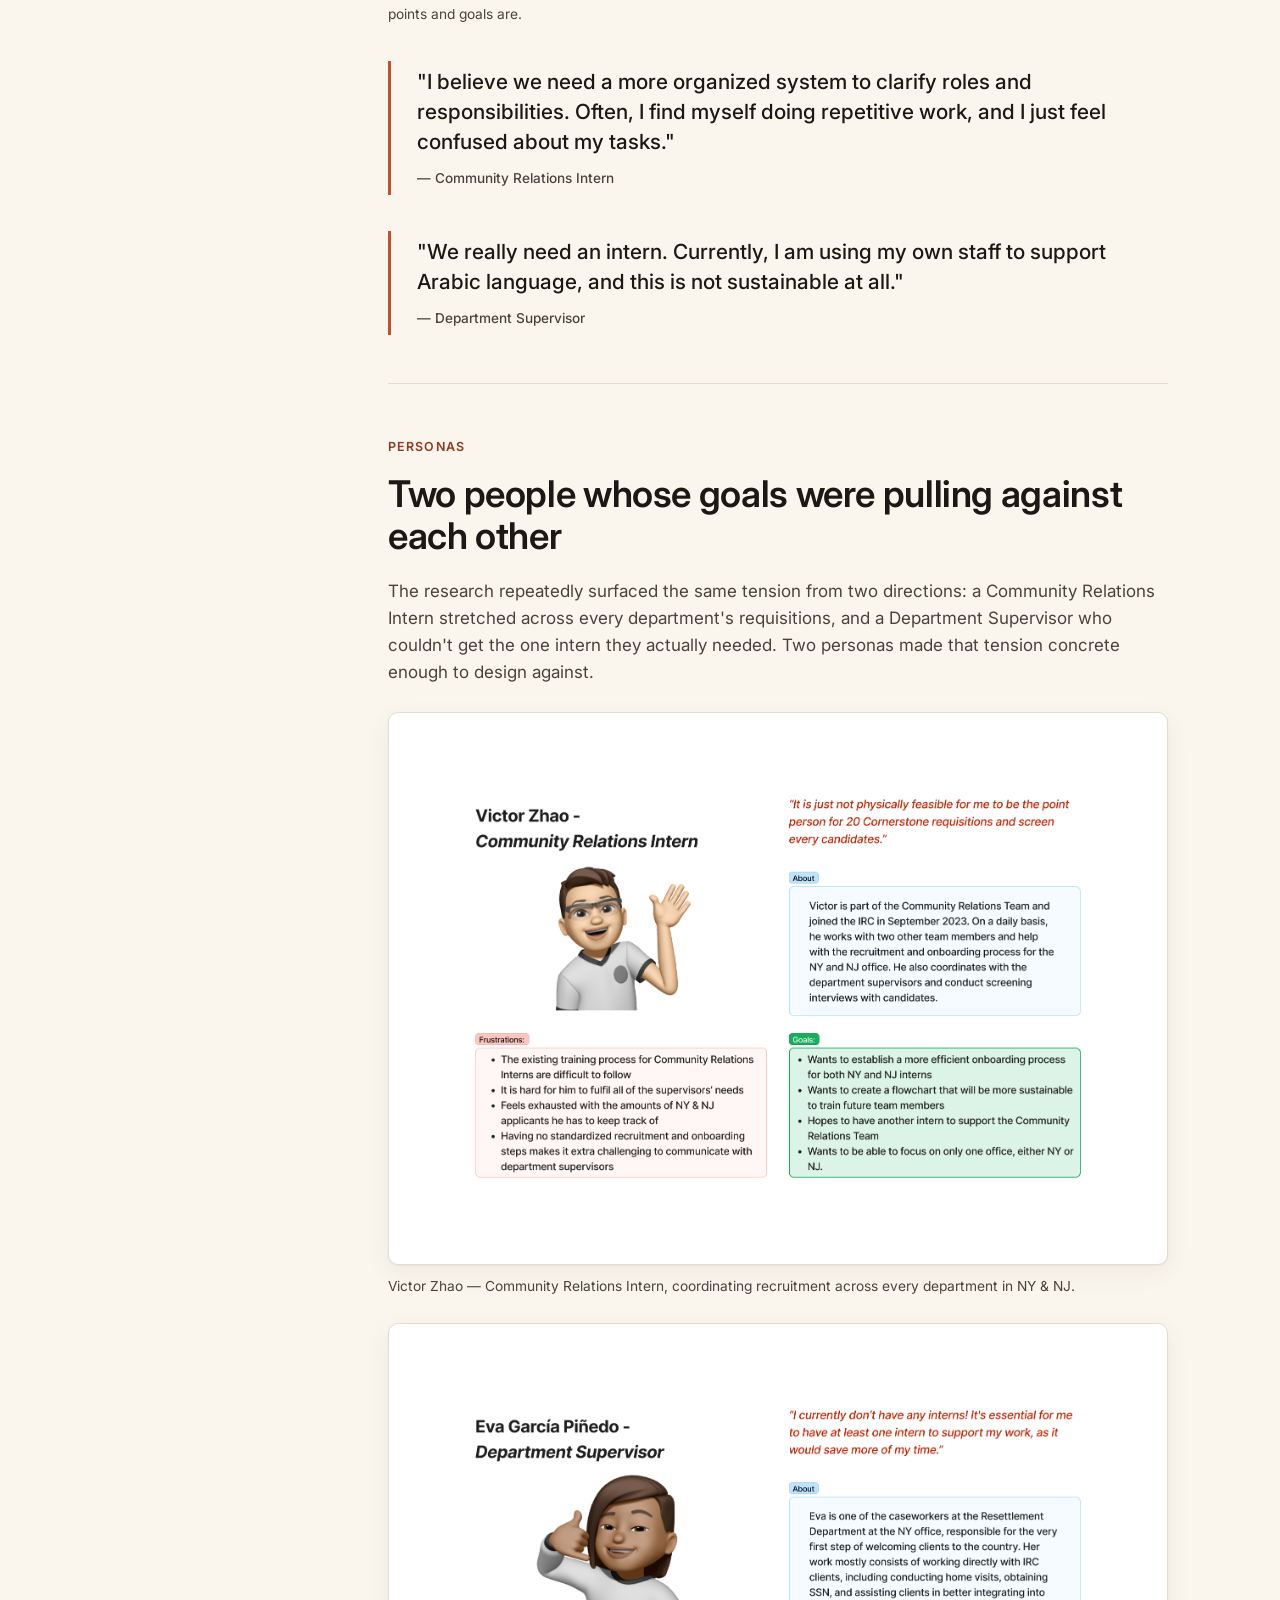
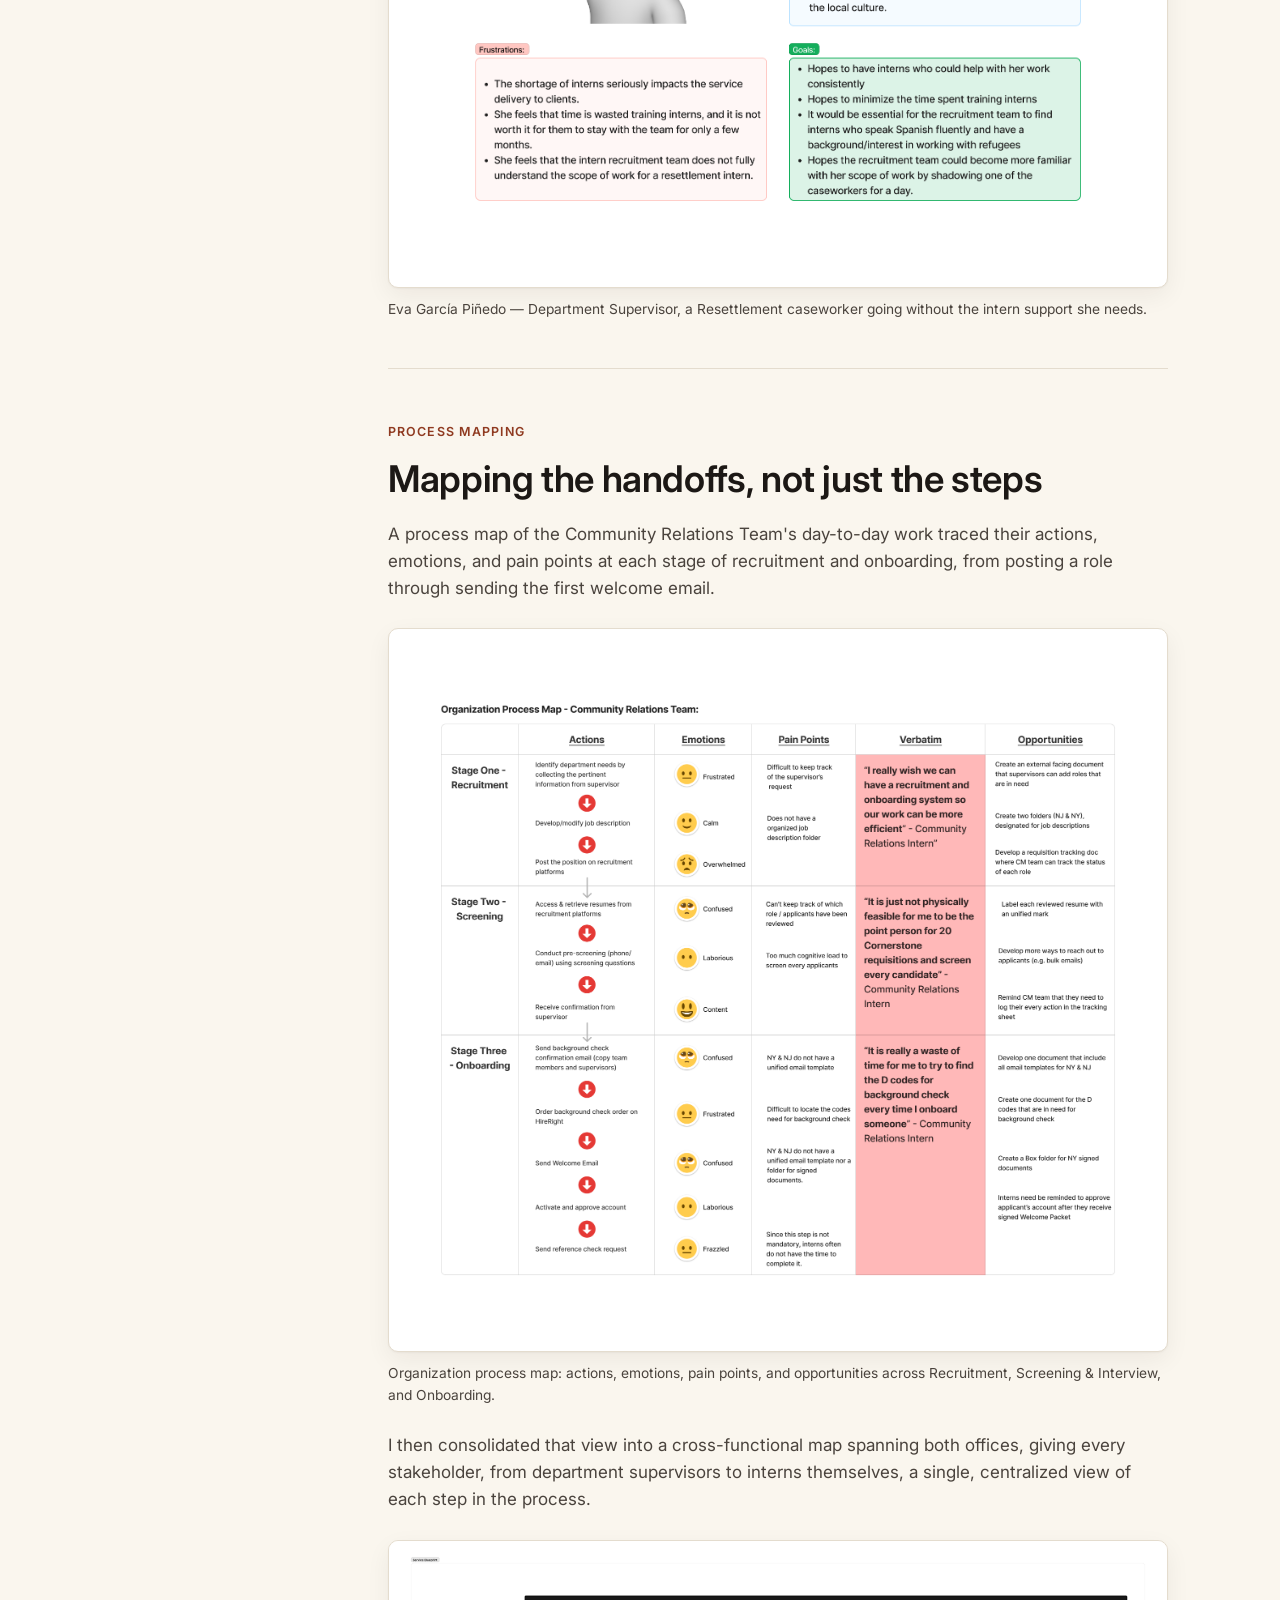
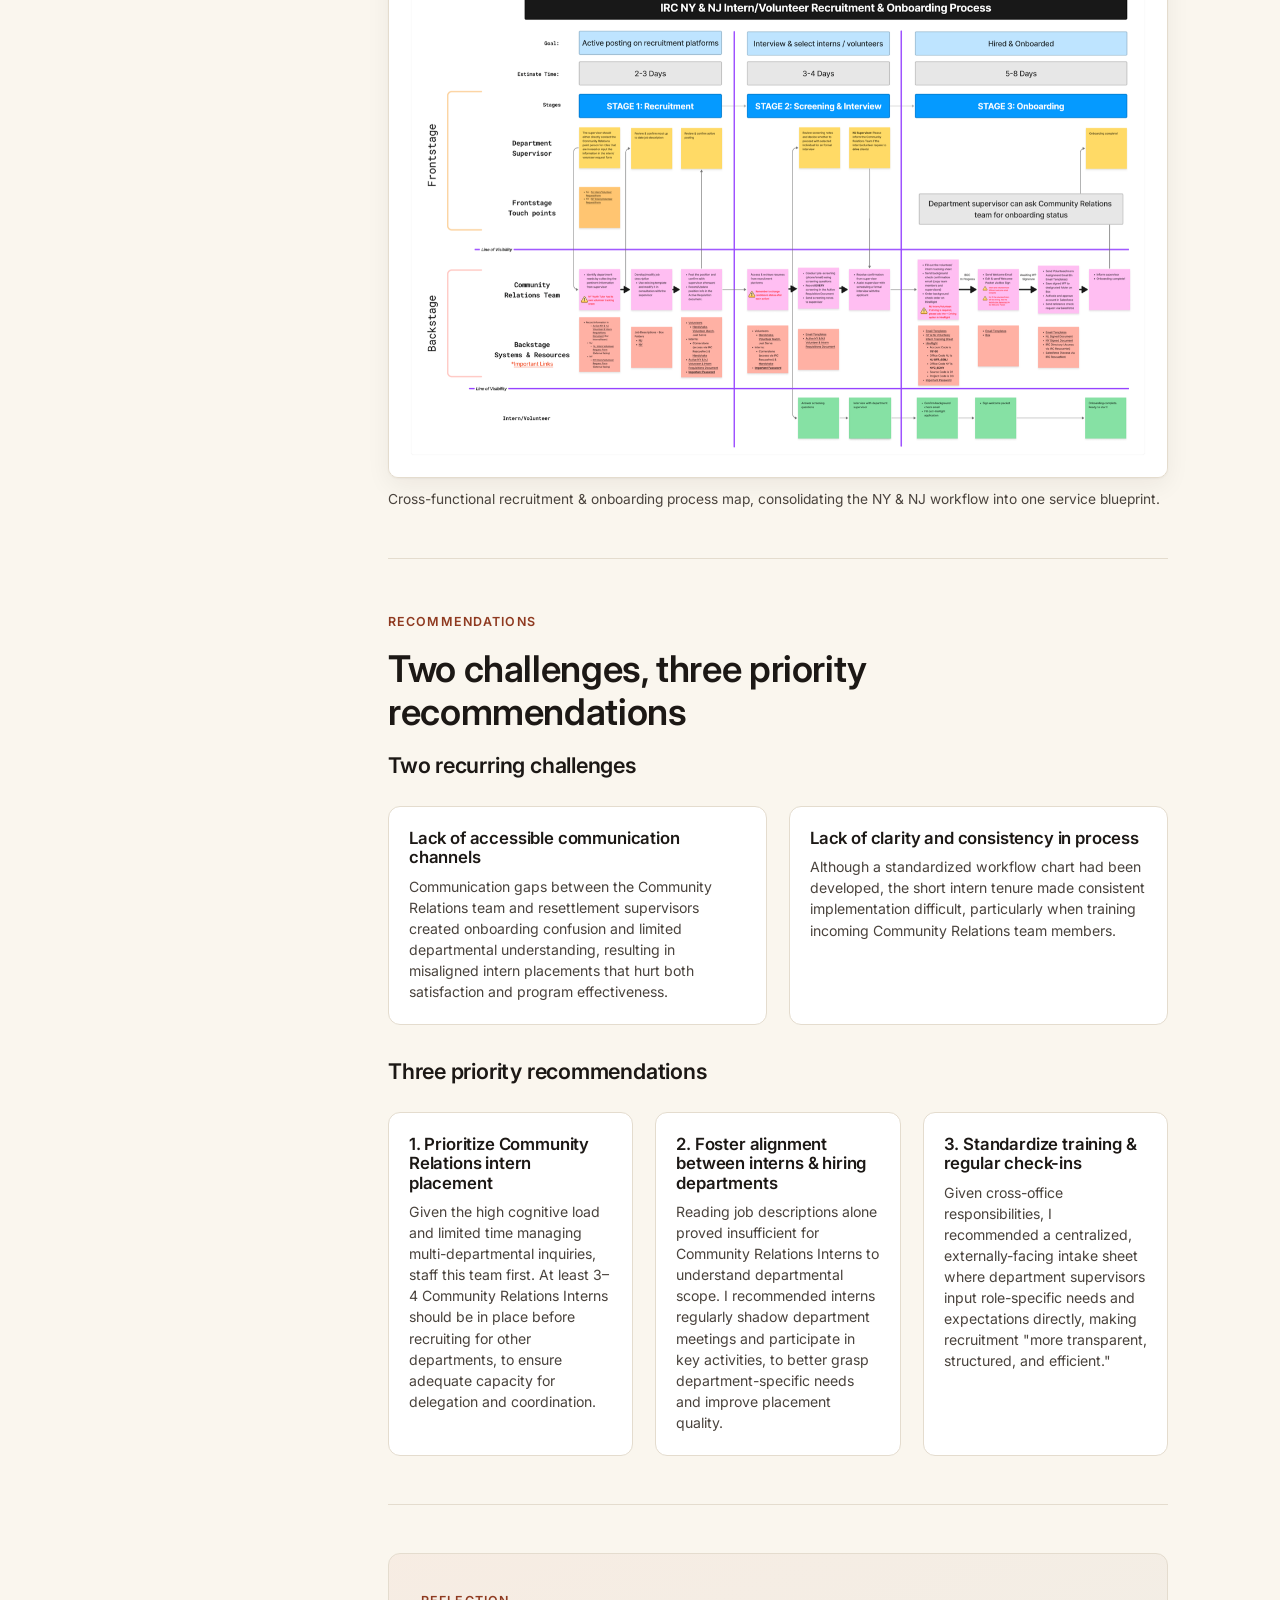
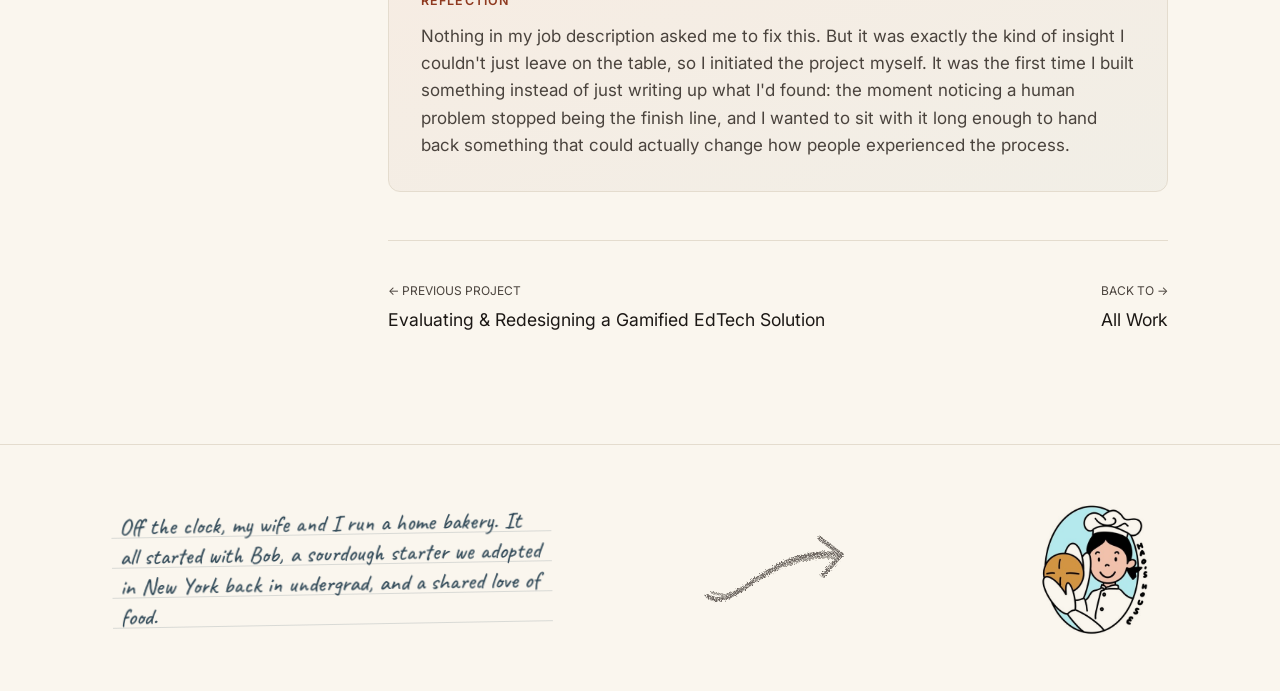
<file: projects/intern-onboarding.html>
<!doctype html>
<html lang="en">
<head>
<meta charset="UTF-8" />
<meta name="viewport" content="width=device-width, initial-scale=1.0" />
<title>Intern Recruitment &amp; Onboarding Research — Franklin Cheng</title>
<meta name="description" content="A self-initiated UX research project uncovering why recruitment and onboarding broke down for interns and volunteers at the International Rescue Committee." />
<link rel="icon" href="data:,">
<link rel="preconnect" href="https://fonts.googleapis.com">
<link rel="preconnect" href="https://fonts.gstatic.com" crossorigin>
<link href="https://fonts.googleapis.com/css2?family=Inter:wght@400;500;600;700&family=Caveat:wght@500;600&display=swap" rel="stylesheet">
<link rel="stylesheet" href="../assets/css/style.css">
</head>
<body>

<nav class="site-nav">
  <div class="wrap">
    <a href="../index.html" class="brand">Franklin Cheng<span>.</span></a>
    <button class="nav-toggle" aria-label="Toggle menu" aria-expanded="false">☰</button>
    <ul class="nav-links">
      <li><a href="../index.html">Home</a></li>
      <li><a href="../about.html">Journey</a></li>
      <li><a href="../projects.html" class="active">Work</a></li>
      <li><a href="https://www.linkedin.com/in/franklin-cheng-b06238227" target="_blank" rel="noopener">LinkedIn</a></li>
      <li><a href="../assets/files/Franklin_Cheng_Resume.pdf" class="btn" target="_blank" rel="noopener">Resume</a></li>
    </ul>
  </div>
</nav>

<div class="mobile-toc" id="mobileToc">
  <div class="wrap">
    <div class="mobile-toc-bar" id="mobileTocBar">
      <span class="dot"></span>
      <span class="current" id="mobileTocCurrent">IRC Background</span>
      <span class="progress" id="mobileTocProgress">1/9</span>
      <span class="chev">&#9662;</span>
    </div>
    <div class="mobile-toc-sheet" id="mobileTocSheet">
      <a href="#background" class="active"><span class="dot"></span>IRC Background</a>
      <a href="#context"><span class="dot"></span>Project Context</a>
      <a href="#objectives"><span class="dot"></span>Research Objectives</a>
      <a href="#research"><span class="dot"></span>Research Methods</a>
      <a href="#findings"><span class="dot"></span>Key Findings</a>
      <a href="#personas"><span class="dot"></span>Personas</a>
      <a href="#mapping"><span class="dot"></span>Process Mapping</a>
      <a href="#recommendations"><span class="dot"></span>Recommendations</a>
      <a href="#reflection"><span class="dot"></span>Reflection</a>
    </div>
  </div>
</div>

<div class="wrap case-layout">
  <aside class="case-sidebar">
    <a href="../projects.html" class="back-link">← Back to Work</a>
    <nav class="case-toc">
      <a href="#background" class="active"><span class="dot"></span>IRC Background</a>
      <a href="#context"><span class="dot"></span>Project Context</a>
      <a href="#objectives"><span class="dot"></span>Research Objectives</a>
      <a href="#research"><span class="dot"></span>Research Methods</a>
      <a href="#findings"><span class="dot"></span>Key Findings</a>
      <a href="#personas"><span class="dot"></span>Personas</a>
      <a href="#mapping"><span class="dot"></span>Process Mapping</a>
      <a href="#recommendations"><span class="dot"></span>Recommendations</a>
      <a href="#reflection"><span class="dot"></span>Reflection</a>
    </nav>
  </aside>

  <main class="case-main">
    <header class="case-hero-block">
      <div class="tags"><span class="tag industry">Research</span></div>
      <h1>Building Stronger Foundations: Research-Driven Insights into Intern Recruitment Strategy in Non-Profits</h1>
      <p class="lede">A problem nobody assigned me. Interns, supervisors, and Community Relations staff were all talking past each other during recruitment and onboarding, so I ran a self-initiated research project to find out where the system was actually breaking.</p>

      <div class="case-meta">
        <div><div class="label">Role</div><div class="value">Community Relations Intern Lead → Housing Specialist</div></div>
        <div><div class="label">Organization</div><div class="value">International Rescue Committee (NY/NJ)</div></div>
        <div><div class="label">Duration</div><div class="value">March – June 2024 (3 months)</div></div>
        <div><div class="label">Methods</div><div class="value">Semi-structured interviews, focus groups, field study, stakeholder &amp; journey mapping, personas</div></div>
      </div>

      <div class="impact-grid cols-3" style="margin-top:32px; margin-bottom:0;">
        <div class="impact-card">
          <h4>Challenge</h4>
          <p>Following organizational cutbacks, the Community Relations team entered a growth phase that sharply increased demand for interns and volunteers, but recruitment systems, procedures, and staffing hadn't scaled to match.</p>
        </div>
        <div class="impact-card">
          <h4>Finding</h4>
          <p>The recruitment and onboarding steps mostly existed; what was missing was ownership of the handoffs between them, and between what supervisors expected and what interns were actually told.</p>
        </div>
        <div class="impact-card">
          <h4>Impact</h4>
          <p>Delivered three priority recommendations to Community Relations leadership. Research contributed to 25% increase in new hires for the Summer 2024 intern recruitment cycle.</p>
        </div>
      </div>
    </header>

    <section id="background">
      <span class="eyebrow">IRC Background</span>
      <h2>A global humanitarian organization scaling its NY &amp; NJ offices</h2>
      <p>The International Rescue Committee operates as a global humanitarian organization headquartered in New York, providing critical support to vulnerable populations worldwide. The New York Resettlement, Asylum, and Integration (RAI) office represents one of the organization's largest domestic operations, delivering immediate assistance, including food, housing, and medical support, to refugees and asylees upon arrival.</p>

      <h3>Key stakeholders</h3>
      <div class="role-groups" style="margin-bottom:0;">
        <div class="role-group">
          <h4>Recruit &amp; place</h4>
          <div class="role-pills">
            <span class="role-pill">Interns (internal, 3+ month commitment)</span>
            <span class="role-pill">Volunteers (external, short-term)</span>
            <span class="role-pill">Community Relations Team</span>
          </div>
        </div>
        <div class="role-group">
          <h4>Rely on placements</h4>
          <div class="role-pills">
            <span class="role-pill">Resettlement Departments</span>
            <span class="role-pill">Clients (refugees &amp; asylees)</span>
            <span class="role-pill">Donors</span>
          </div>
        </div>
      </div>
    </section>

    <section id="context">
      <span class="eyebrow">Project Context</span>
      <h2>A recruitment system that hadn't scaled with demand</h2>
      <p>Following organizational cutbacks, the Community Relations team entered a growth phase creating "significantly increased demand for interns and volunteers." However, recruitment systems, procedures, and staffing remained inadequate for the volume required.</p>

      <h3>Community Relations intern responsibilities</h3>
      <ul>
        <li>Communicate with department supervisors in NY and NJ offices regarding staffing needs</li>
        <li>Recruit qualified interns and volunteers across departments and locations</li>
        <li>Facilitate onboarding for incoming interns and volunteers</li>
        <li>Provide training and guidance to new Community Relations Interns</li>
      </ul>

      <p style="margin-bottom:0;"><strong>Why change was necessary.</strong> The Community Relations Intern team bears <b>sole</b> responsibility for recruiting across <b>all</b> departments in both offices. These placements directly influence support-staff availability and, consequently, service quality to clients. An ongoing intern shortage reduces departmental capacity and overall service quality.</p>
    </section>

    <section id="objectives">
      <span class="eyebrow">Research Objectives</span>
      <h2>What the research needed to answer</h2>
      <ul style="margin-bottom:0;">
        <li>Understand the needs and motivations of the Community Relations Team and department supervisors</li>
        <li>Identify pain points in recruitment and onboarding, and uncover their root causes</li>
        <li>Examine current training processes for Community Relations Interns</li>
        <li>Discover improvement opportunities for recruitment and onboarding systems</li>
        <li>Inform the design of efficient, streamlined systems that enhance recruitment, onboarding, and training</li>
      </ul>
    </section>

    <section id="research">
      <span class="eyebrow">Research Methods</span>
      <h2>Three methods, one end-to-end view of the intern lifecycle</h2>

      <div class="impact-grid cols-3" style="margin-bottom:26px;">
        <div class="impact-card">
          <h4>8<br>Interviews</h4>
          <p>Semi-structured interviews across interns, supervisors &amp; management.</p>
        </div>
        <div class="impact-card">
          <h4>2<br>Focus Groups</h4>
          <p>90-minute focus groups with six current interns from NY &amp; NJ.</p>
        </div>
        <div class="impact-card">
          <h4>3<br>Days Shadowing</h4>
          <p>Days shadowing interns in Housing and Adult Education &amp; Economic Empowerment.</p>
        </div>
      </div>

      <h3>Semi-structured interviews</h3>
      <p>Eight interviews with two current Community Relations Interns, one Community Relations Manager, three department supervisors from the NY/NJ offices, and two current interns/volunteers, aimed at understanding lived experiences, pain points, expectations, and inconsistencies across perspectives.</p>

      <h3>Focus groups</h3>
      <p>Two 90-minute sessions with six current interns from multiple departments across the NY and NJ offices, facilitating collaborative dialogue that surfaced insights peer-to-peer reflection could reach but one-on-one interviews couldn't.</p>

      <h3>Program observation (field study)</h3>
      <p style="margin-bottom:0;">Three days shadowing interns in the Housing and Adult Education &amp; Economic Empowerment departments, to observe workflow patterns, challenges, workarounds, and how interns actually interacted with team members and resources in their natural work environment.</p>
    </section>

    <section id="findings">
      <span class="eyebrow">Key Findings</span>
      <h2>Four recurring pain points, one system that never scaled</h2>
      <p>Initial discovery surfaced four program pain points behind the intern shortage:</p>

      <ul>
        <li><strong>Lack of standardization.</strong> Limited formal documentation or process guidance exists for recruitment, and onboarding procedures differ between the NY and NJ offices.</li>
        <li><strong>Staffing limitations.</strong> The Community Relations team lacks the resources for effective cross-location recruitment.</li>
        <li><strong>Limited cross-department understanding.</strong> Unclear departmental needs and responsibilities make it difficult to target the right candidates.</li>
        <li><strong>Historical inaction.</strong> Previous concerns remained unaddressed due to limited intern capacity to act on them.</li>
      </ul>

      <figure class="figure" style="margin-bottom:0;">
        <img src="../assets/img/irc/stakeholder-analysis.png" alt="Stakeholder analysis comparing responsibilities, pain points, verbatims, and goals across the Community Relations Team, Department Supervisors, and prospective interns/volunteers" />
        <figcaption>Stakeholder analysis: who is involved in recruitment and onboarding, what responsibilities they hold, and what their pain points and goals are.</figcaption>
      </figure>

      <blockquote class="pull-quote">
        "I believe we need a more organized system to clarify roles and responsibilities. Often, I find myself doing repetitive work, and I just feel confused about my tasks."
        <cite>— Community Relations Intern</cite>
      </blockquote>
      <blockquote class="pull-quote" style="margin-bottom:0;">
        "We really need an intern. Currently, I am using my own staff to support Arabic language, and this is not sustainable at all."
        <cite>— Department Supervisor</cite>
      </blockquote>
    </section>

    <section id="personas">
      <span class="eyebrow">Personas</span>
      <h2>Two people whose goals were pulling against each other</h2>
      <p>The research repeatedly surfaced the same tension from two directions: a Community Relations Intern stretched across every department's requisitions, and a Department Supervisor who couldn't get the one intern they actually needed. Two personas made that tension concrete enough to design against.</p>

      <figure class="figure white-frame">
        <img src="../assets/img/irc/persona-victor.png" alt="Persona of Victor Zhao, Community Relations Intern, showing his about, frustrations, and goals" />
        <figcaption>Victor Zhao — Community Relations Intern, coordinating recruitment across every department in NY &amp; NJ.</figcaption>
      </figure>
      <figure class="figure white-frame" style="margin-bottom:0;">
        <img src="../assets/img/irc/persona-eva.png" alt="Persona of Eva García Piñedo, Department Supervisor, showing her about, frustrations, and goals" />
        <figcaption>Eva García Piñedo — Department Supervisor, a Resettlement caseworker going without the intern support she needs.</figcaption>
      </figure>
    </section>

    <section id="mapping">
      <span class="eyebrow">Process Mapping</span>
      <h2>Mapping the handoffs, not just the steps</h2>
      <p>A process map of the Community Relations Team's day-to-day work traced their actions, emotions, and pain points at each stage of recruitment and onboarding, from posting a role through sending the first welcome email.</p>

      <figure class="figure white-frame">
        <img src="../assets/img/irc/journey-map.png" alt="Organization process map for the Community Relations Team across Recruitment, Screening, and Onboarding stages, showing actions, emotions, pain points, verbatims, and opportunities" style="padding:24px 0;" />
        <figcaption>Organization process map: actions, emotions, pain points, and opportunities across Recruitment, Screening &amp; Interview, and Onboarding.</figcaption>
      </figure>

      <p>I then consolidated that view into a cross-functional map spanning both offices, giving every stakeholder, from department supervisors to interns themselves, a single, centralized view of each step in the process.</p>

      <figure class="figure" style="margin-bottom:0;">
        <img src="../assets/img/irc/process-map.png" alt="Cross-functional IRC NY & NJ intern/volunteer recruitment and onboarding process map, broken into Recruitment, Screening & Interview, and Onboarding stages across Department Supervisor, Community Relations Team, and Intern/Volunteer swimlanes" />
        <figcaption>Cross-functional recruitment &amp; onboarding process map, consolidating the NY &amp; NJ workflow into one service blueprint.</figcaption>
      </figure>
    </section>

    <section id="recommendations">
      <span class="eyebrow">Recommendations</span>
      <h2>Two challenges, three priority recommendations</h2>

      <h3>Two recurring challenges</h3>
      <div class="impact-grid cols-2" style="margin-bottom:34px;">
        <div class="impact-card">
          <h4>Lack of accessible communication channels</h4>
          <p>Communication gaps between the Community Relations team and resettlement supervisors created onboarding confusion and limited departmental understanding, resulting in misaligned intern placements that hurt both satisfaction and program effectiveness.</p>
        </div>
        <div class="impact-card">
          <h4>Lack of clarity and consistency in process</h4>
          <p>Although a standardized workflow chart had been developed, the short intern tenure made consistent implementation difficult, particularly when training incoming Community Relations team members.</p>
        </div>
      </div>

      <h3>Three priority recommendations</h3>
      <div class="impact-grid cols-3" style="margin-bottom:0;">
        <div class="impact-card">
          <h4>1. Prioritize Community Relations intern placement</h4>
          <p>Given the high cognitive load and limited time managing multi-departmental inquiries, staff this team first. At least 3–4 Community Relations Interns should be in place before recruiting for other departments, to ensure adequate capacity for delegation and coordination.</p>
        </div>
        <div class="impact-card">
          <h4>2. Foster alignment between interns &amp; hiring departments</h4>
          <p>Reading job descriptions alone proved insufficient for Community Relations Interns to understand departmental scope. I recommended interns regularly shadow department meetings and participate in key activities, to better grasp department-specific needs and improve placement quality.</p>
        </div>
        <div class="impact-card">
          <h4>3. Standardize training &amp; regular check-ins</h4>
          <p>Given cross-office responsibilities, I recommended a centralized, externally-facing intake sheet where department supervisors input role-specific needs and expectations directly, making recruitment "more transparent, structured, and efficient."</p>
        </div>
      </div>
    </section>

    <section id="reflection" style="border-bottom:none; padding-bottom:38px;">
      <div class="reflect-box">
        <span class="eyebrow">Reflection</span>
        <p style="margin-bottom:0;">Nothing in my job description asked me to fix this. But it was exactly the kind of insight I couldn't just leave on the table, so I initiated the project myself. It was the first time I built something instead of just writing up what I'd found: the moment noticing a human problem stopped being the finish line, and I wanted to sit with it long enough to hand back something that could actually change how people experienced the process.</p>
      </div>
    </section>

    <div class="case-nav">
      <a href="edtech-usability.html">
        <span class="dir">← Previous project</span>
        <span class="title">Evaluating &amp; Redesigning a Gamified EdTech Solution</span>
      </a>
      <a href="../projects.html" class="next">
        <span class="dir">Back to →</span>
        <span class="title">All Work</span>
      </a>
    </div>
  </main>
</div>

<footer>
  <div class="wrap footer-notepad">
    <div class="scribble-note">
      <p class="hand">Off the clock, my wife and I run a home bakery. It all started with Bob, a sourdough starter we adopted in New York back in undergrad, and a shared love of food.</p>
    </div>
    <svg class="chalk-arrow" viewBox="0 0 130 90" aria-hidden="true" focusable="false">
      <defs>
        <filter id="chalk" x="-10%" y="-20%" width="120%" height="140%">
          <feTurbulence type="fractalNoise" baseFrequency="0.8" numOctaves="2" seed="4" result="warp"/>
          <feDisplacementMap in="SourceGraphic" in2="warp" scale="3.2" result="rough"/>
          <feTurbulence type="fractalNoise" baseFrequency="1.6" numOctaves="1" seed="9" result="grain"/>
          <feColorMatrix in="grain" type="matrix" values="0 0 0 0 0  0 0 0 0 0  0 0 0 0 0  3 0 0 0 -0.7" result="mask"/>
          <feComposite in="rough" in2="mask" operator="in"/>
        </filter>
      </defs>
      <g filter="url(#chalk)" fill="none" stroke="currentColor" stroke-linecap="round" stroke-linejoin="round">
        <path d="M6 66 C 28 80, 52 26, 108 34" stroke-width="3.4"/>
        <path d="M9 63 C 32 74, 56 30, 106 37" stroke-width="2" opacity=".7"/>
        <path d="M108 34 L 92 22 M108 34 L 94 50" stroke-width="3.4"/>
      </g>
    </svg>
    <img class="bakery-logo" src="../assets/img/haos-house-logo.jpg" alt="Hao's House logo: an illustrated baker in a chef's hat holding a loaf of sourdough" width="150" height="150" loading="lazy" />
  </div>
</footer>

<script src="../assets/js/main.js"></script>
<script src="../assets/js/case-toc.js"></script>
</body>
</html>
</file>
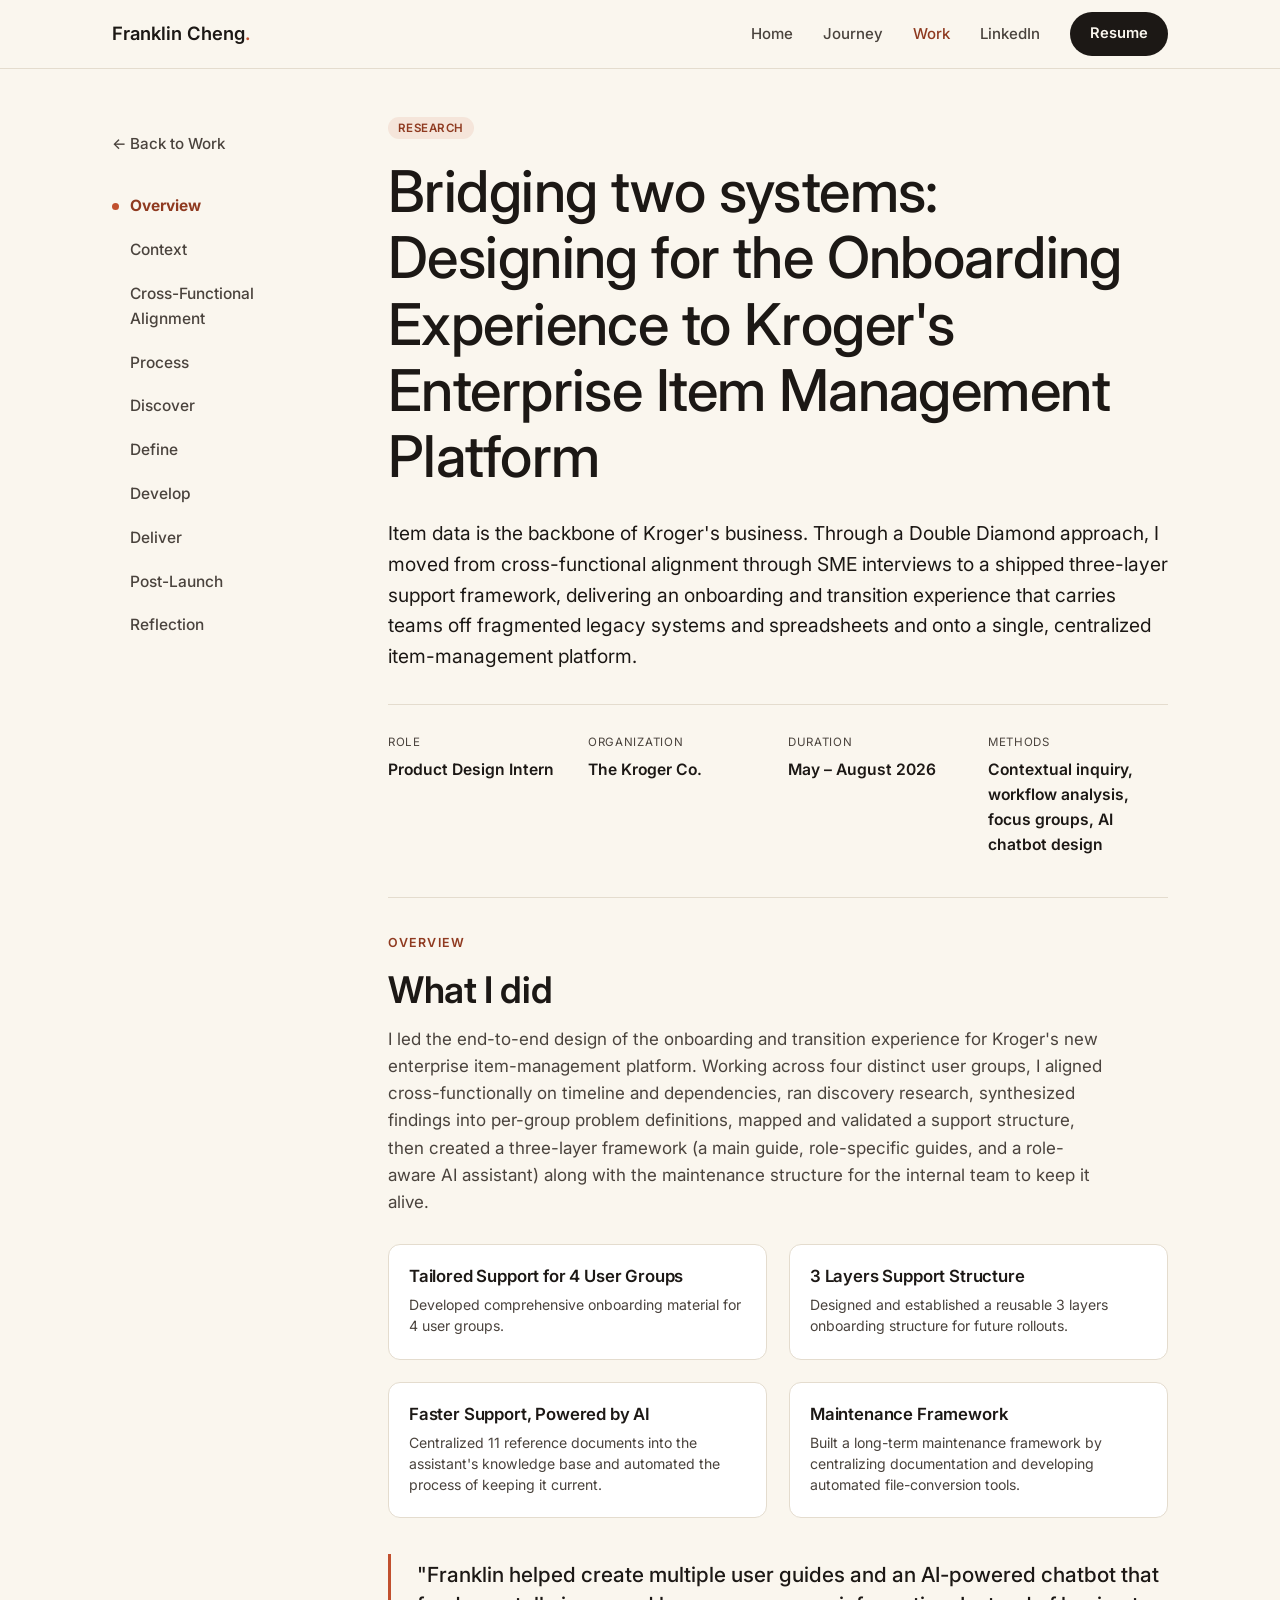
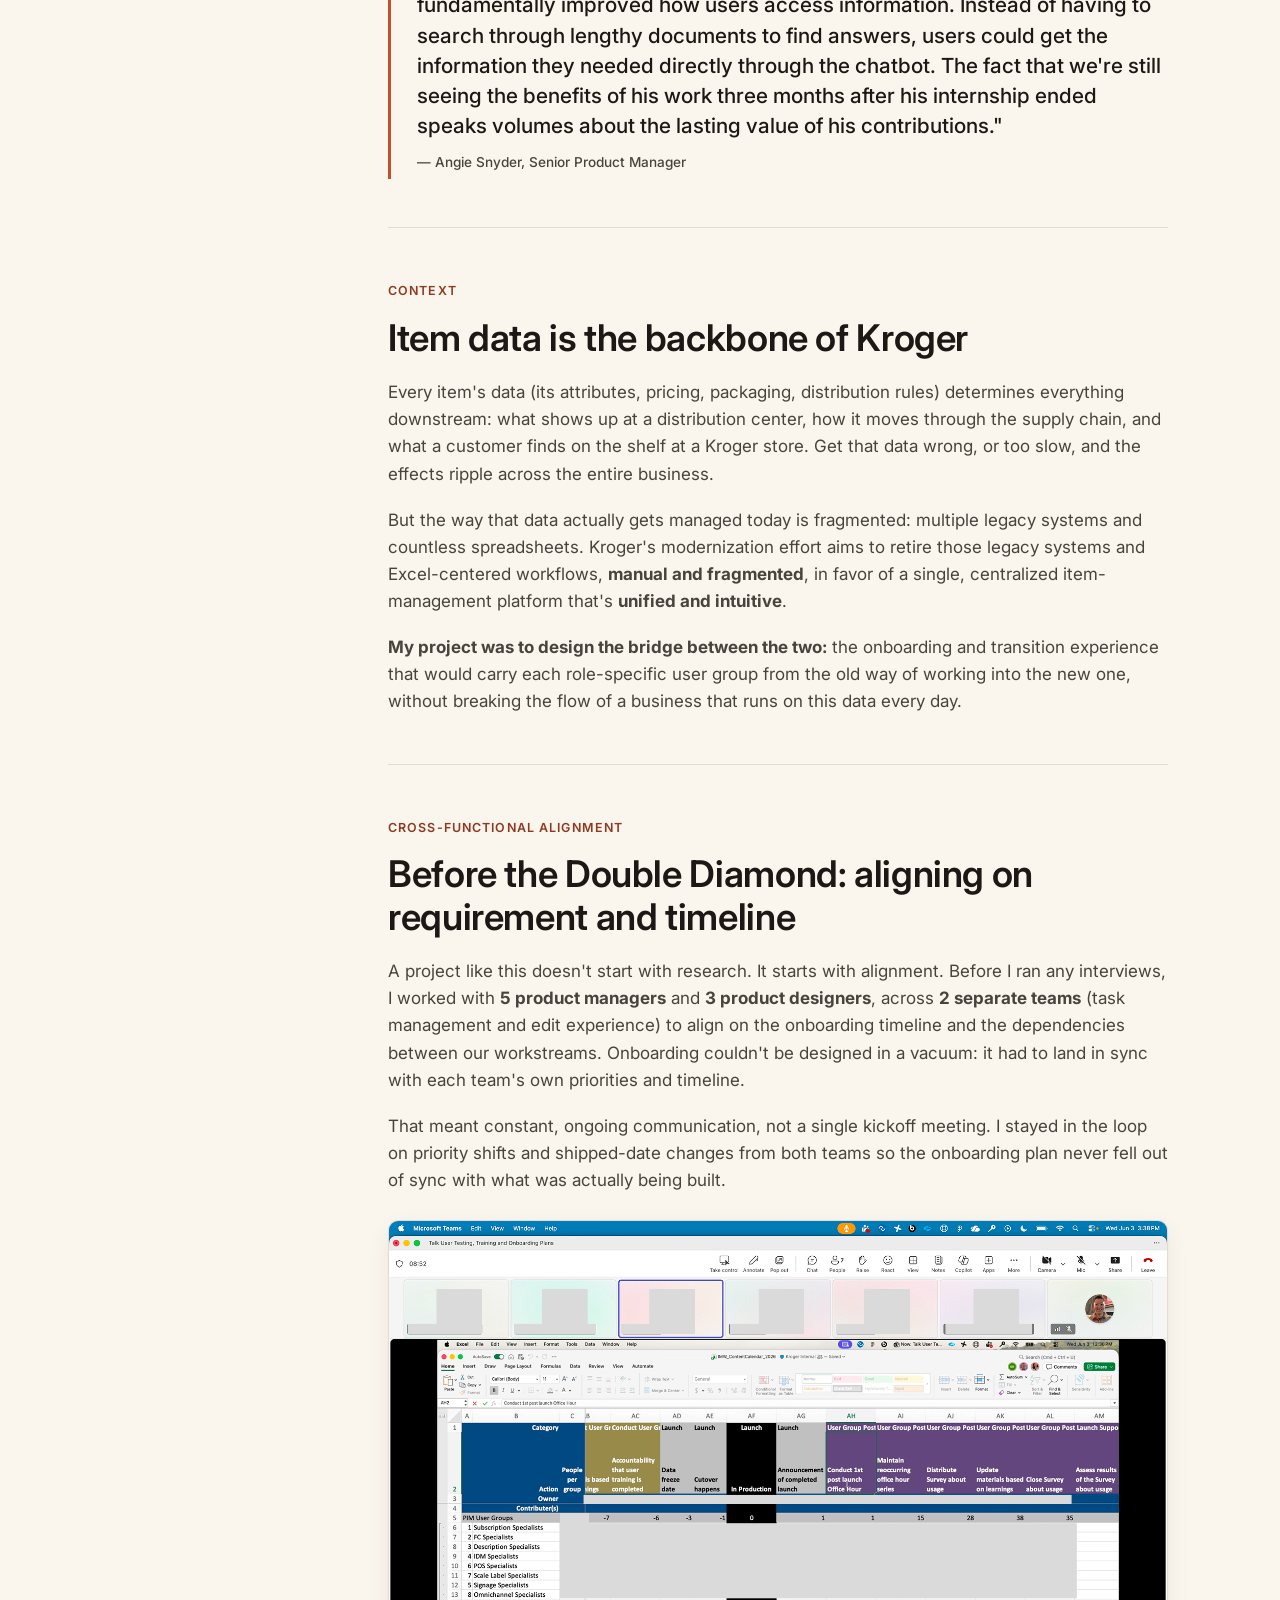
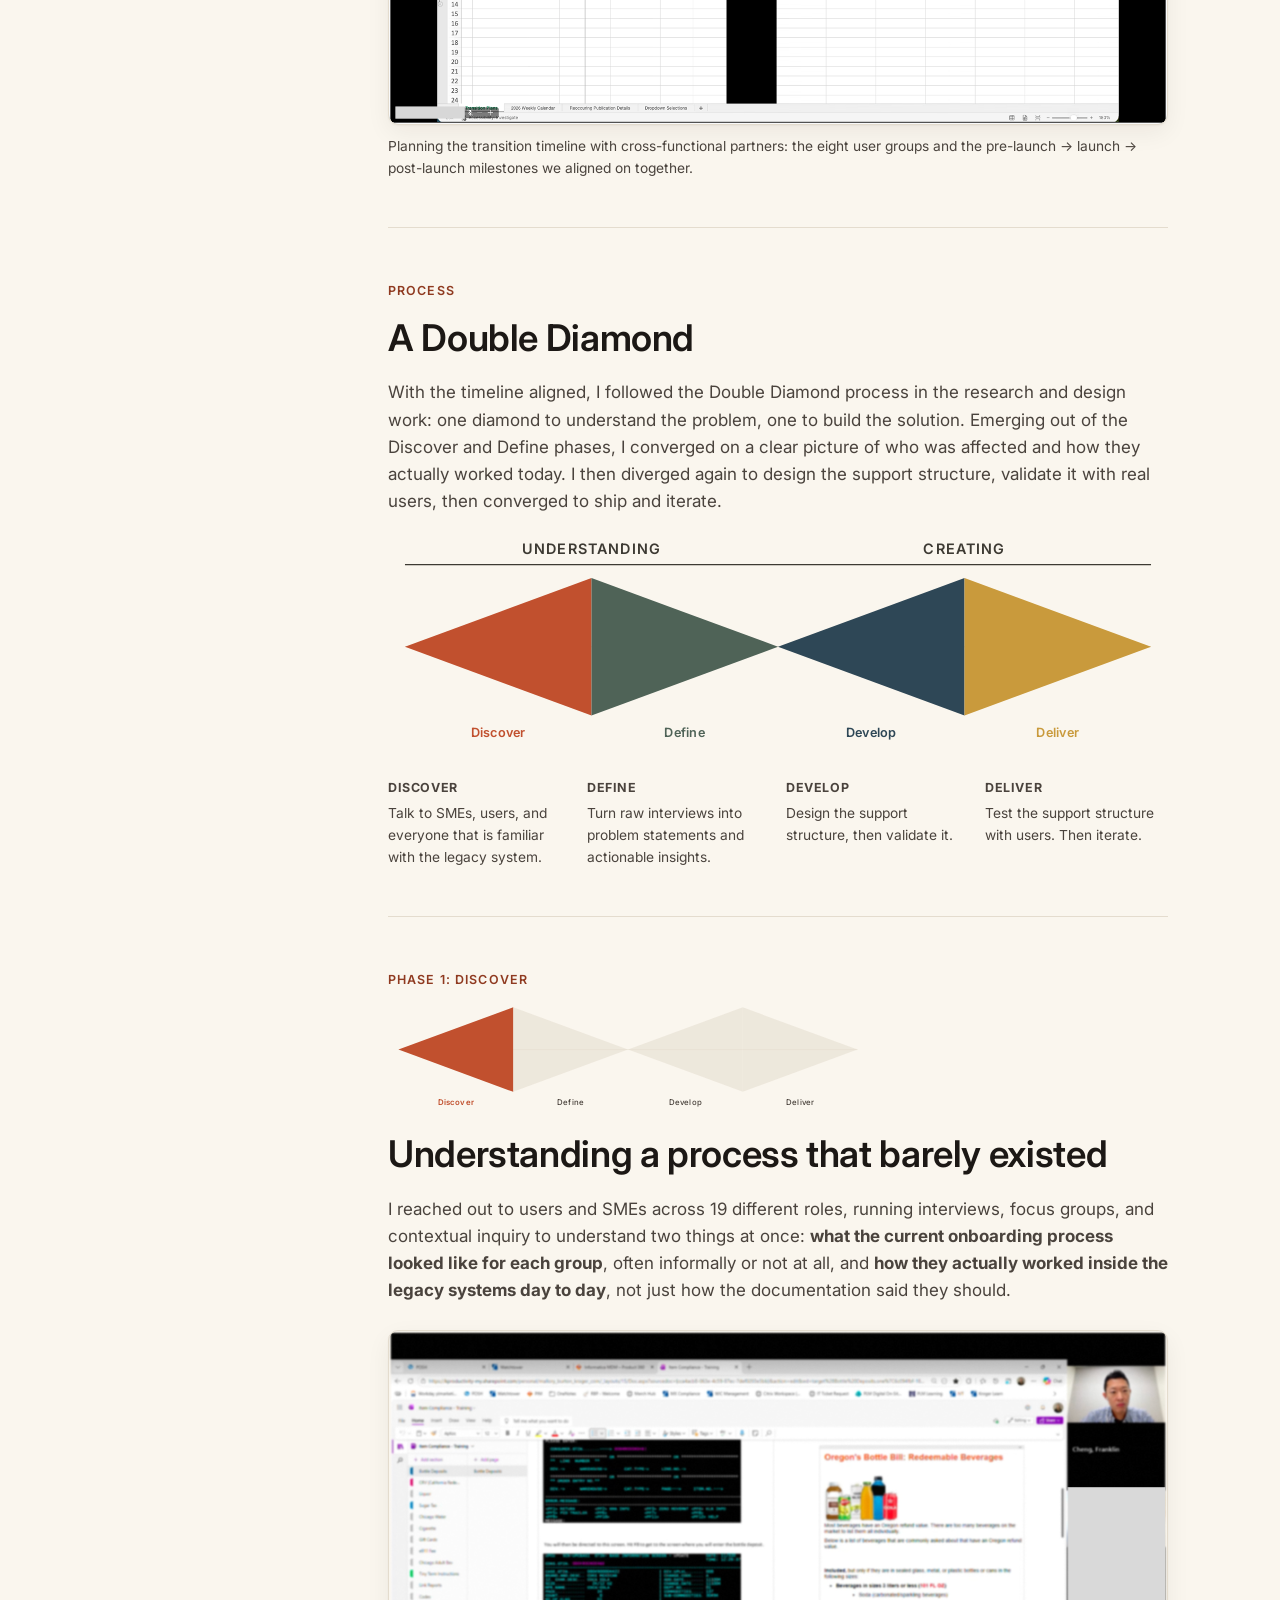
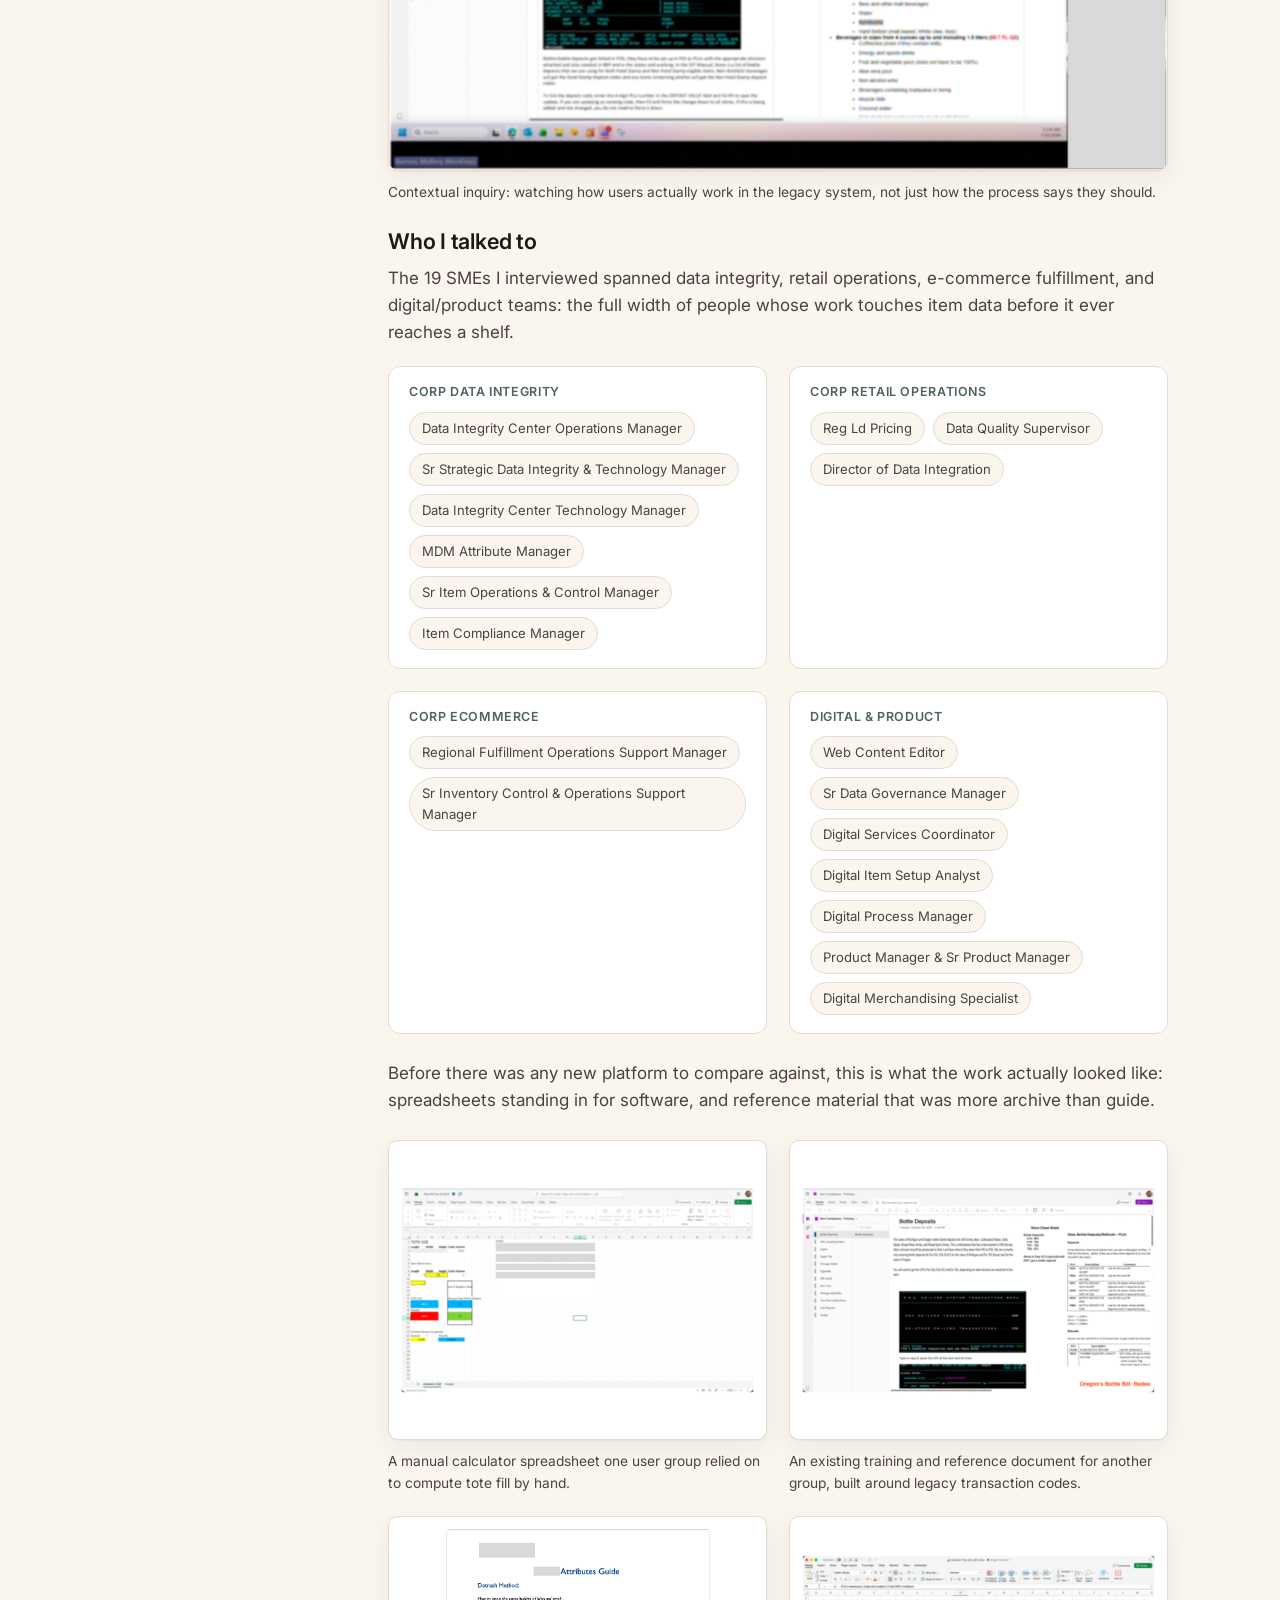
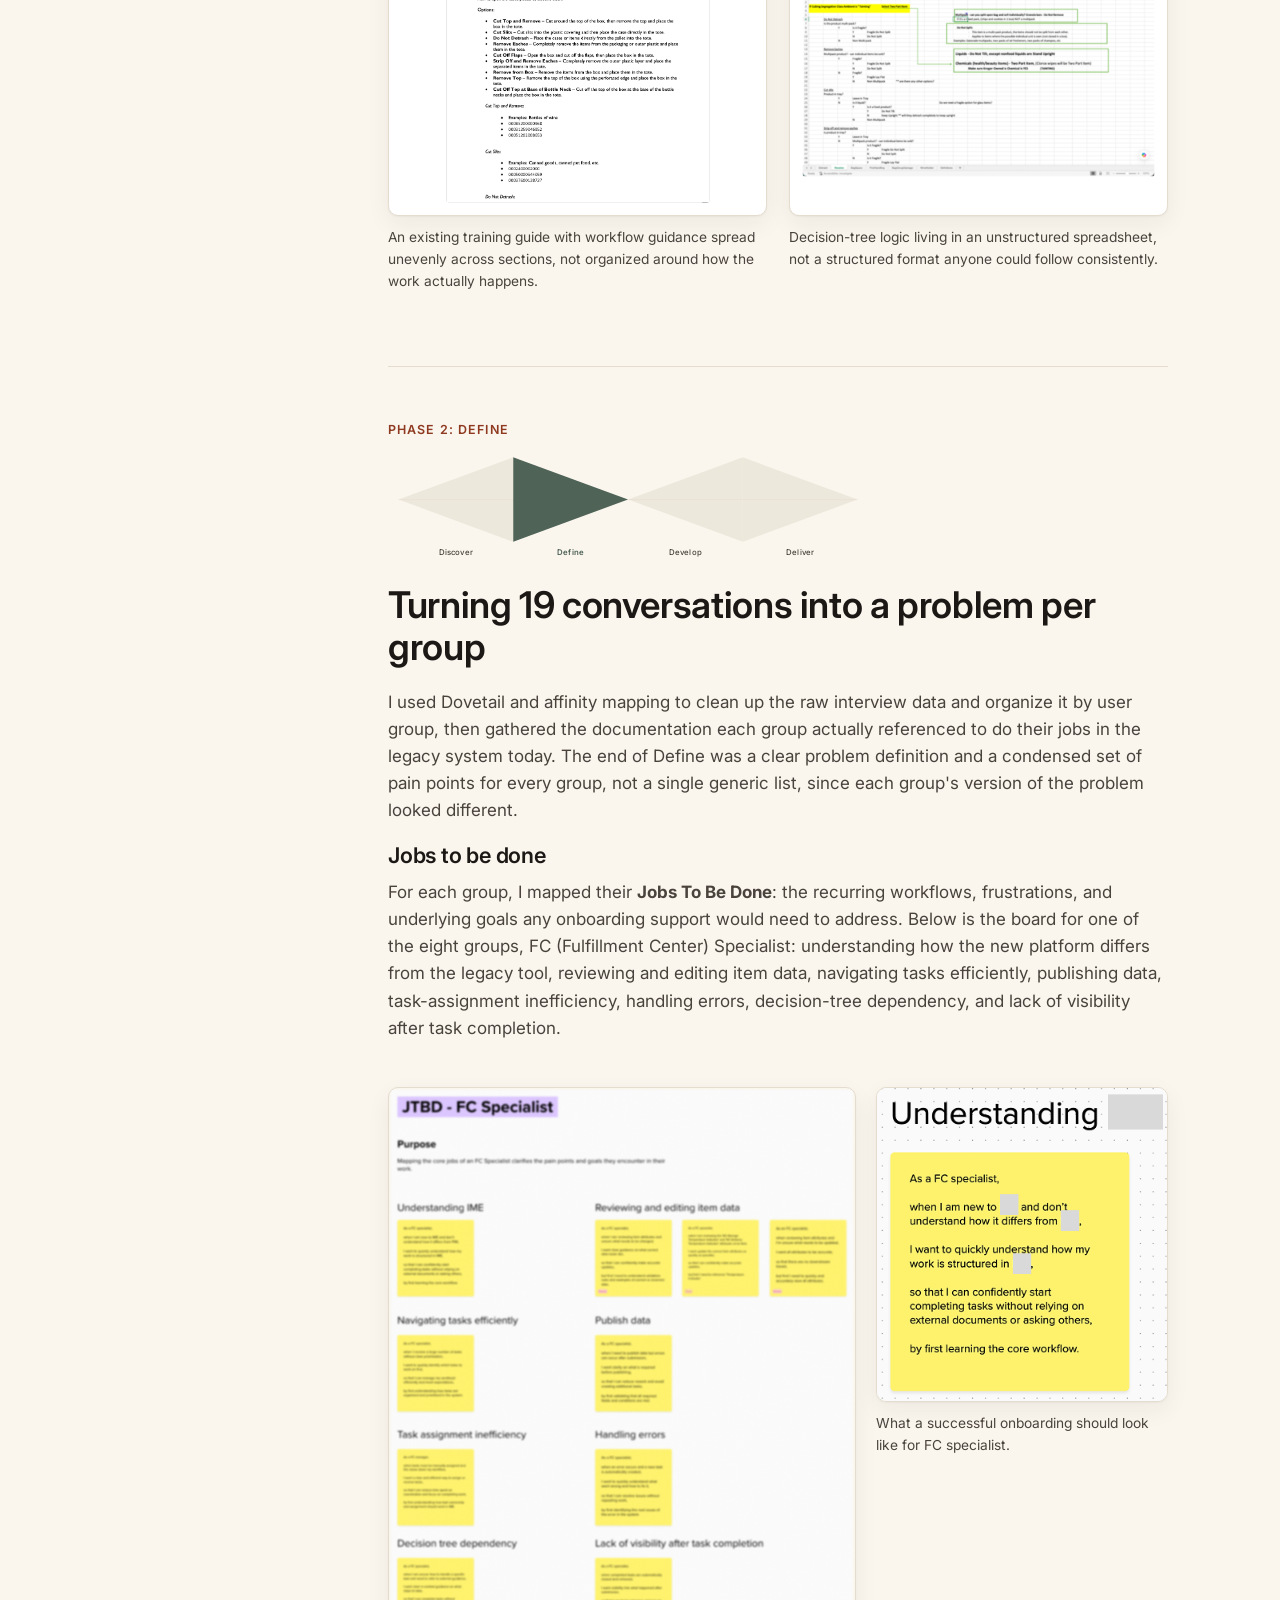
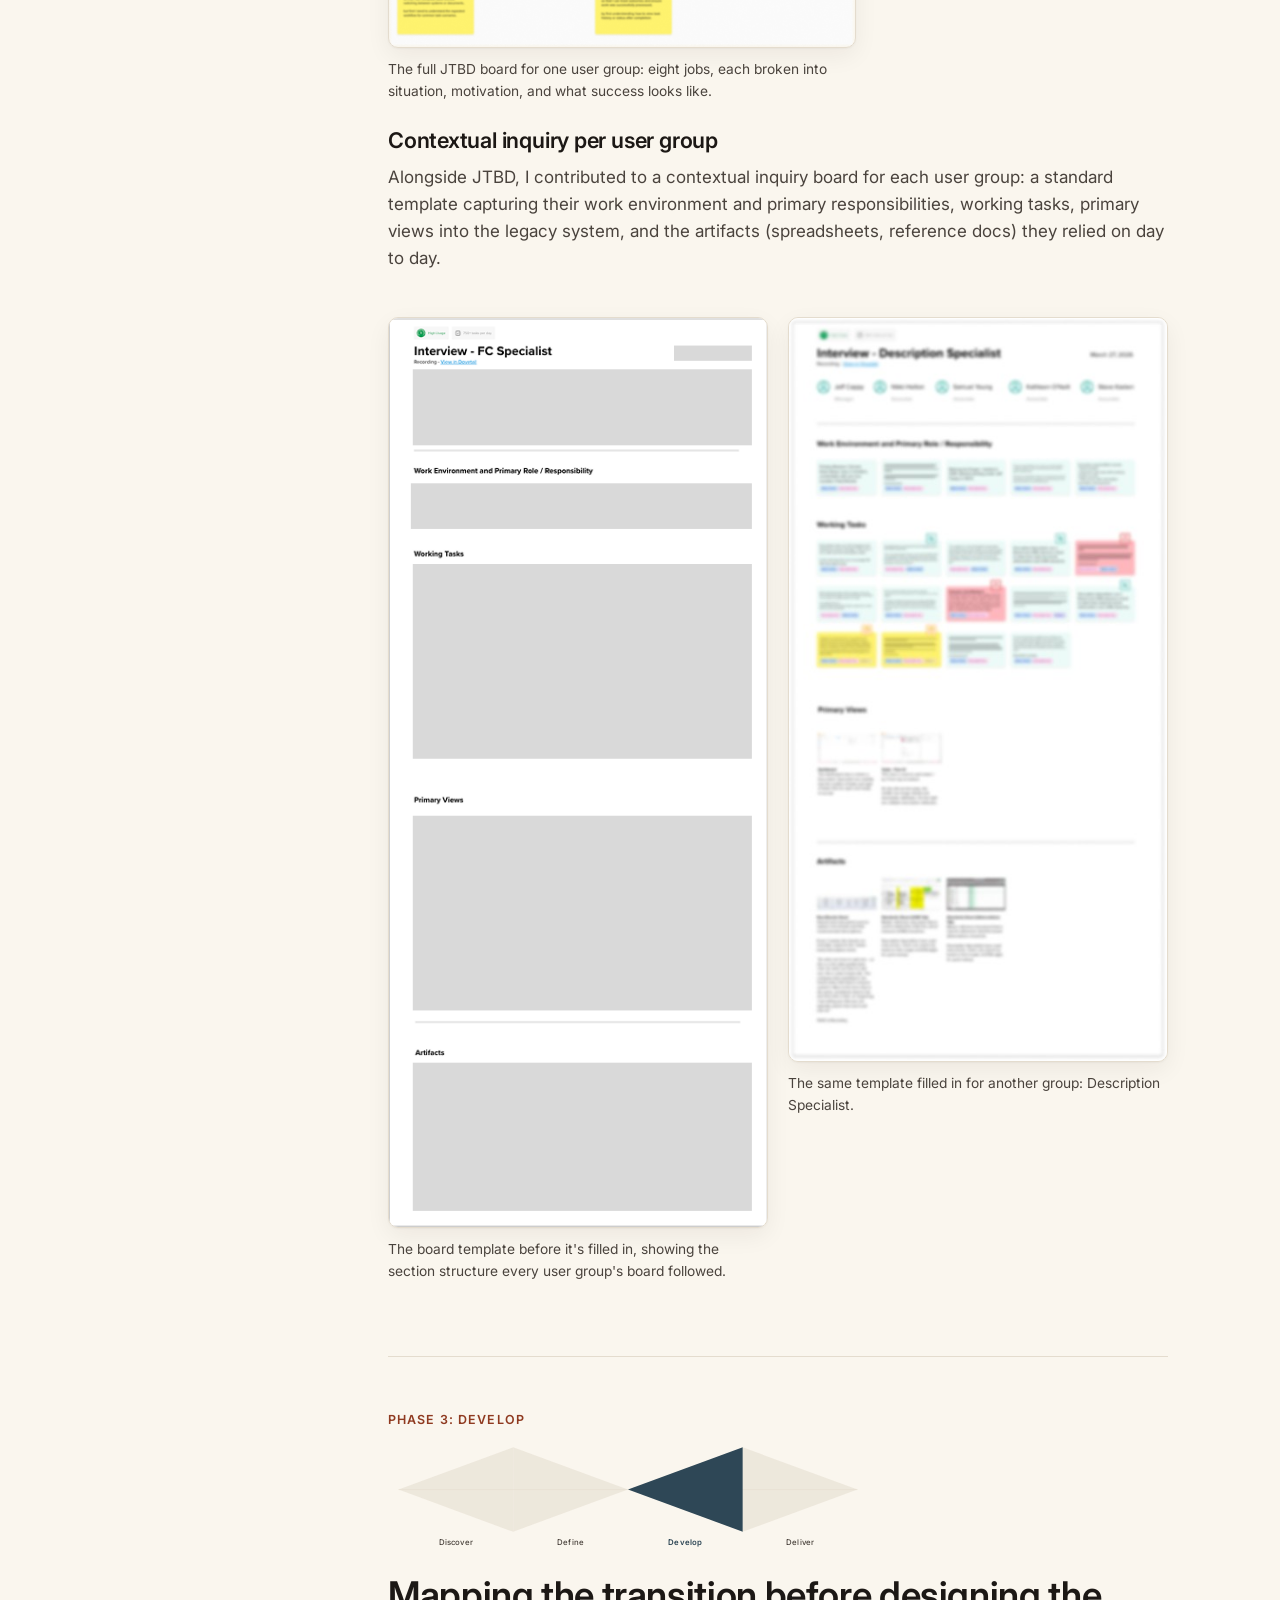
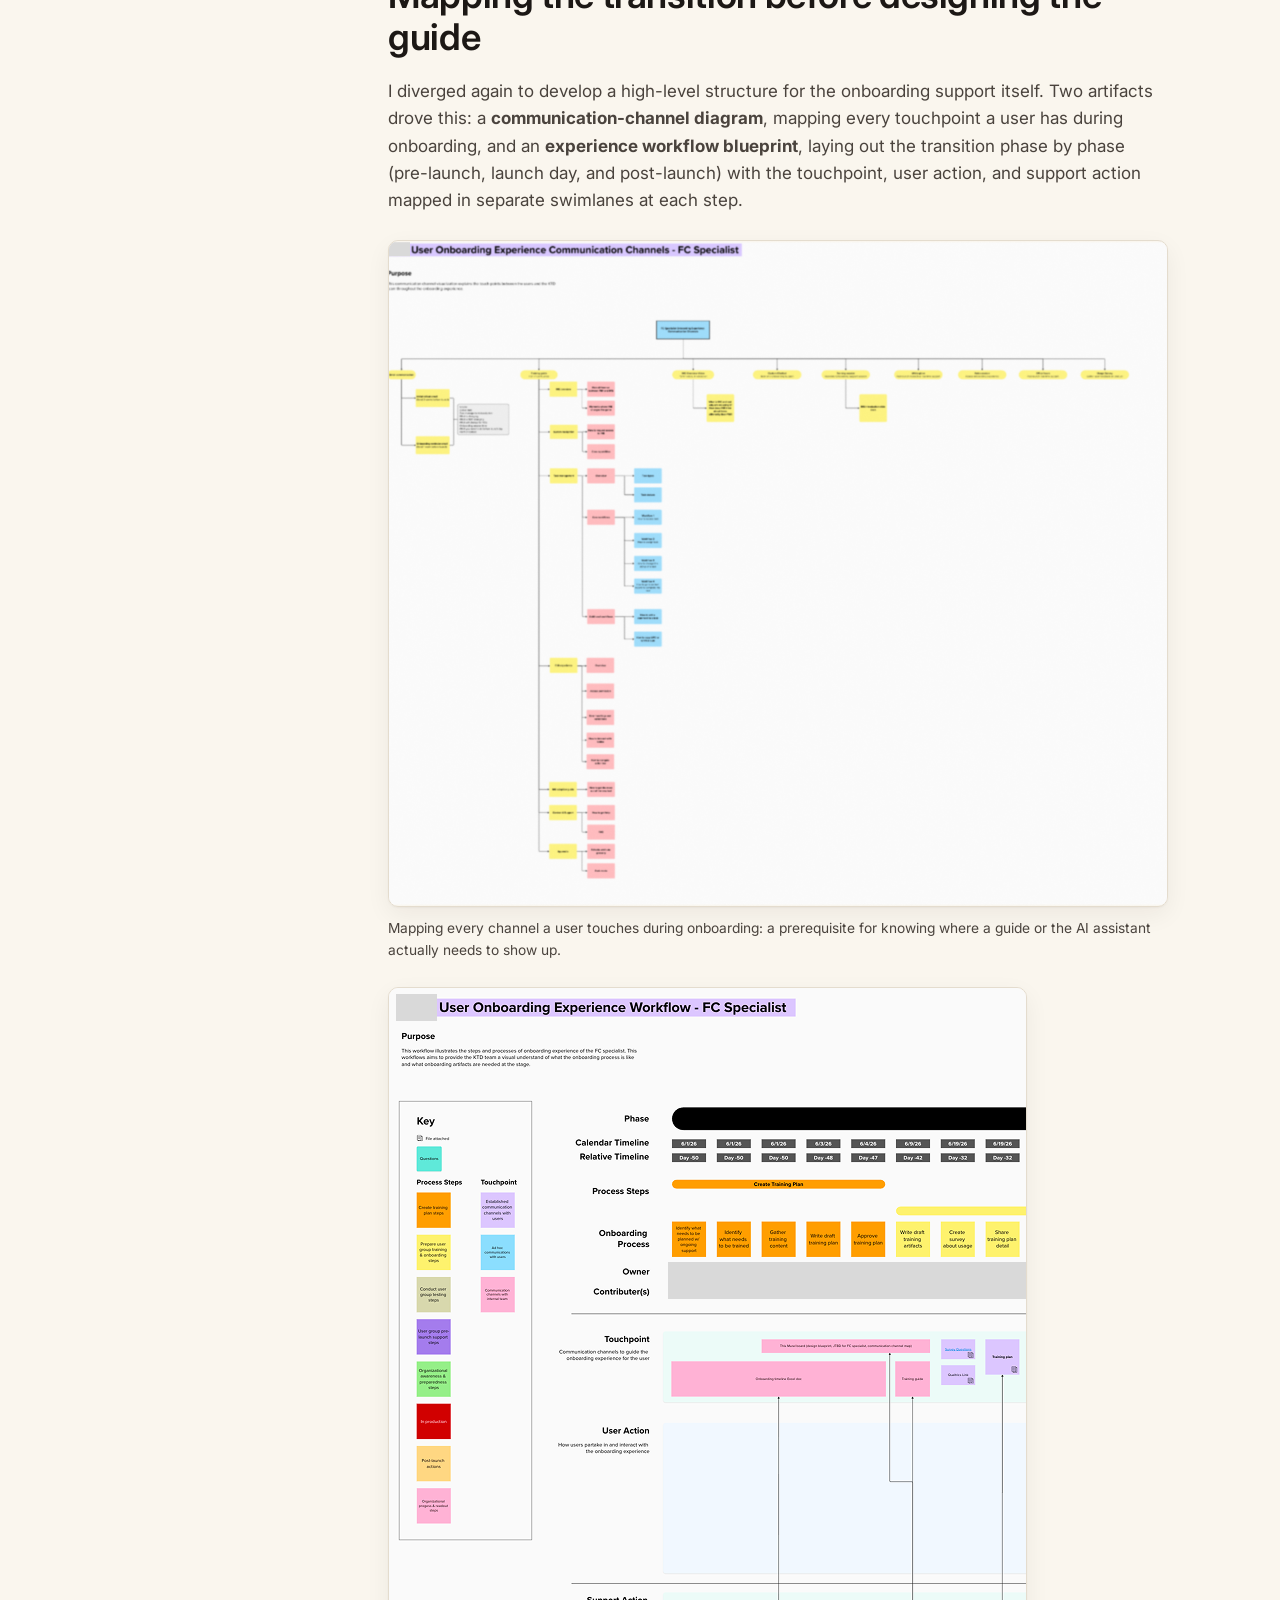
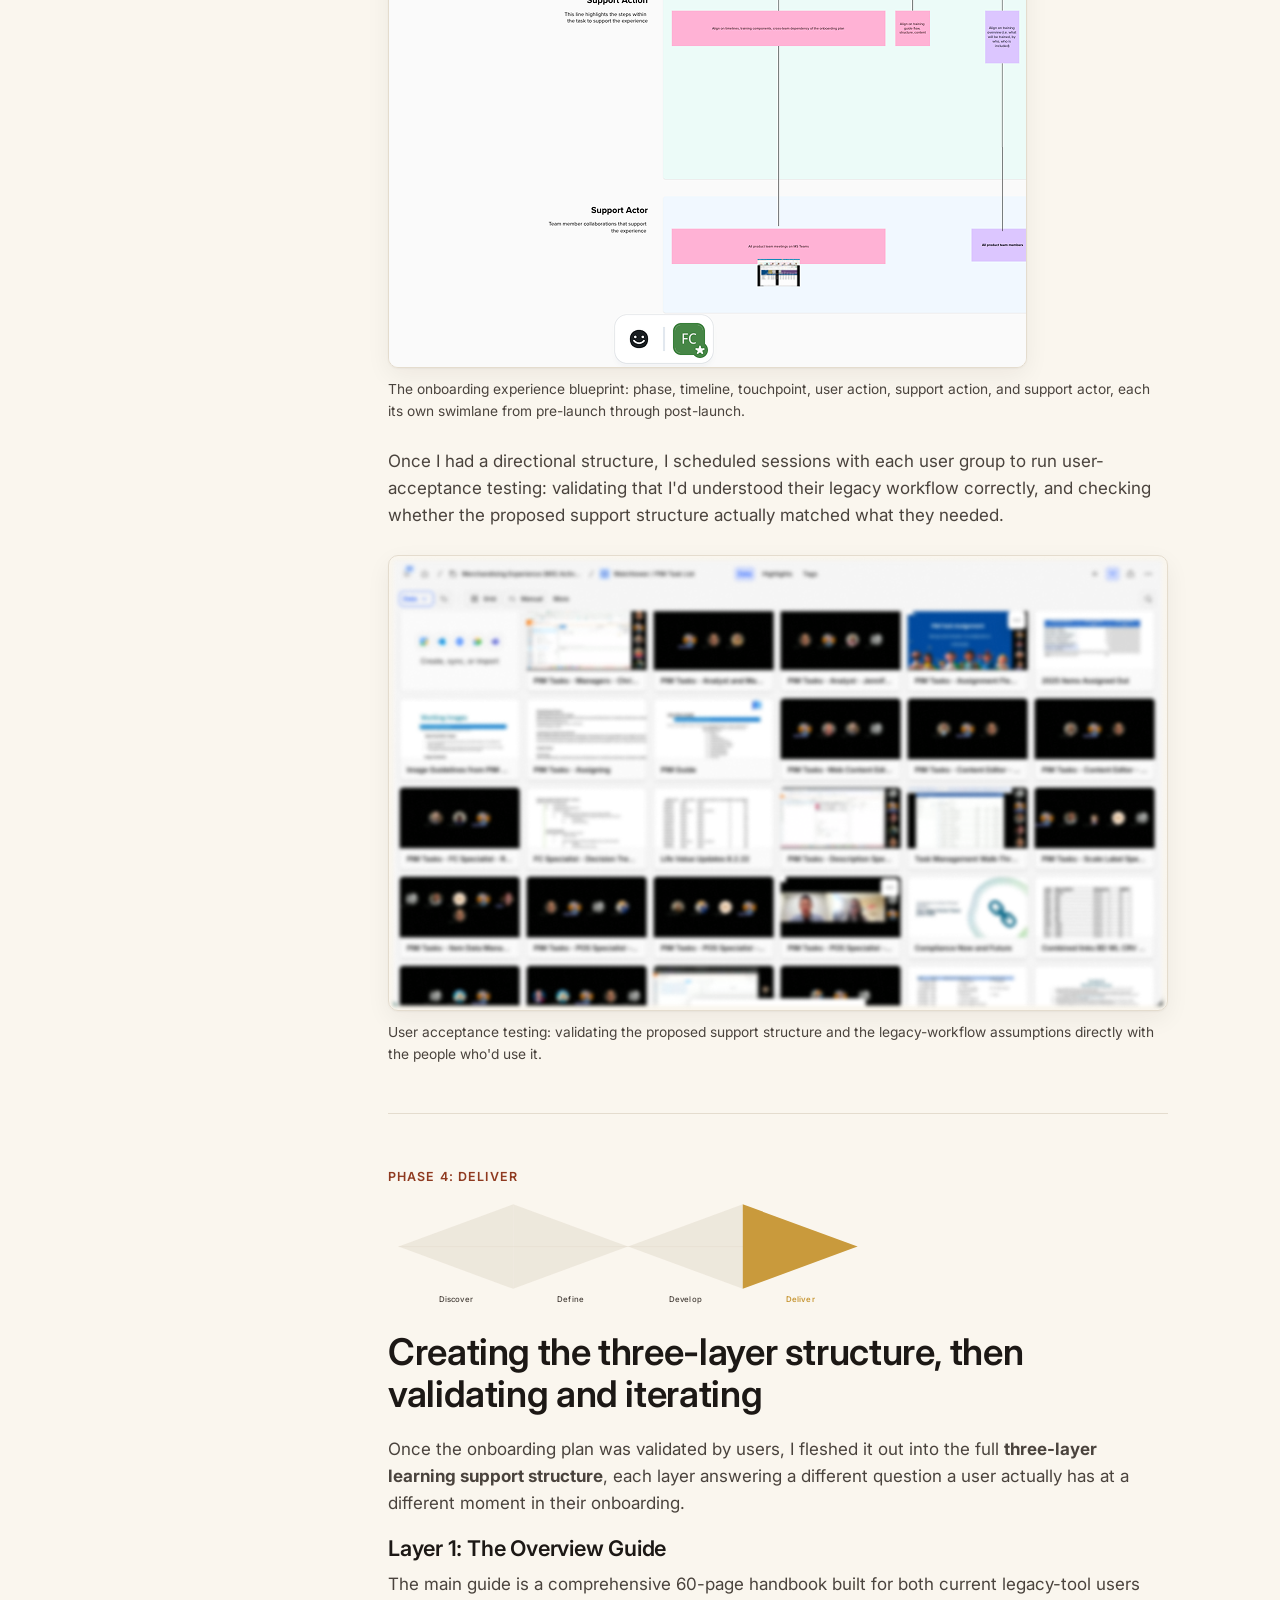
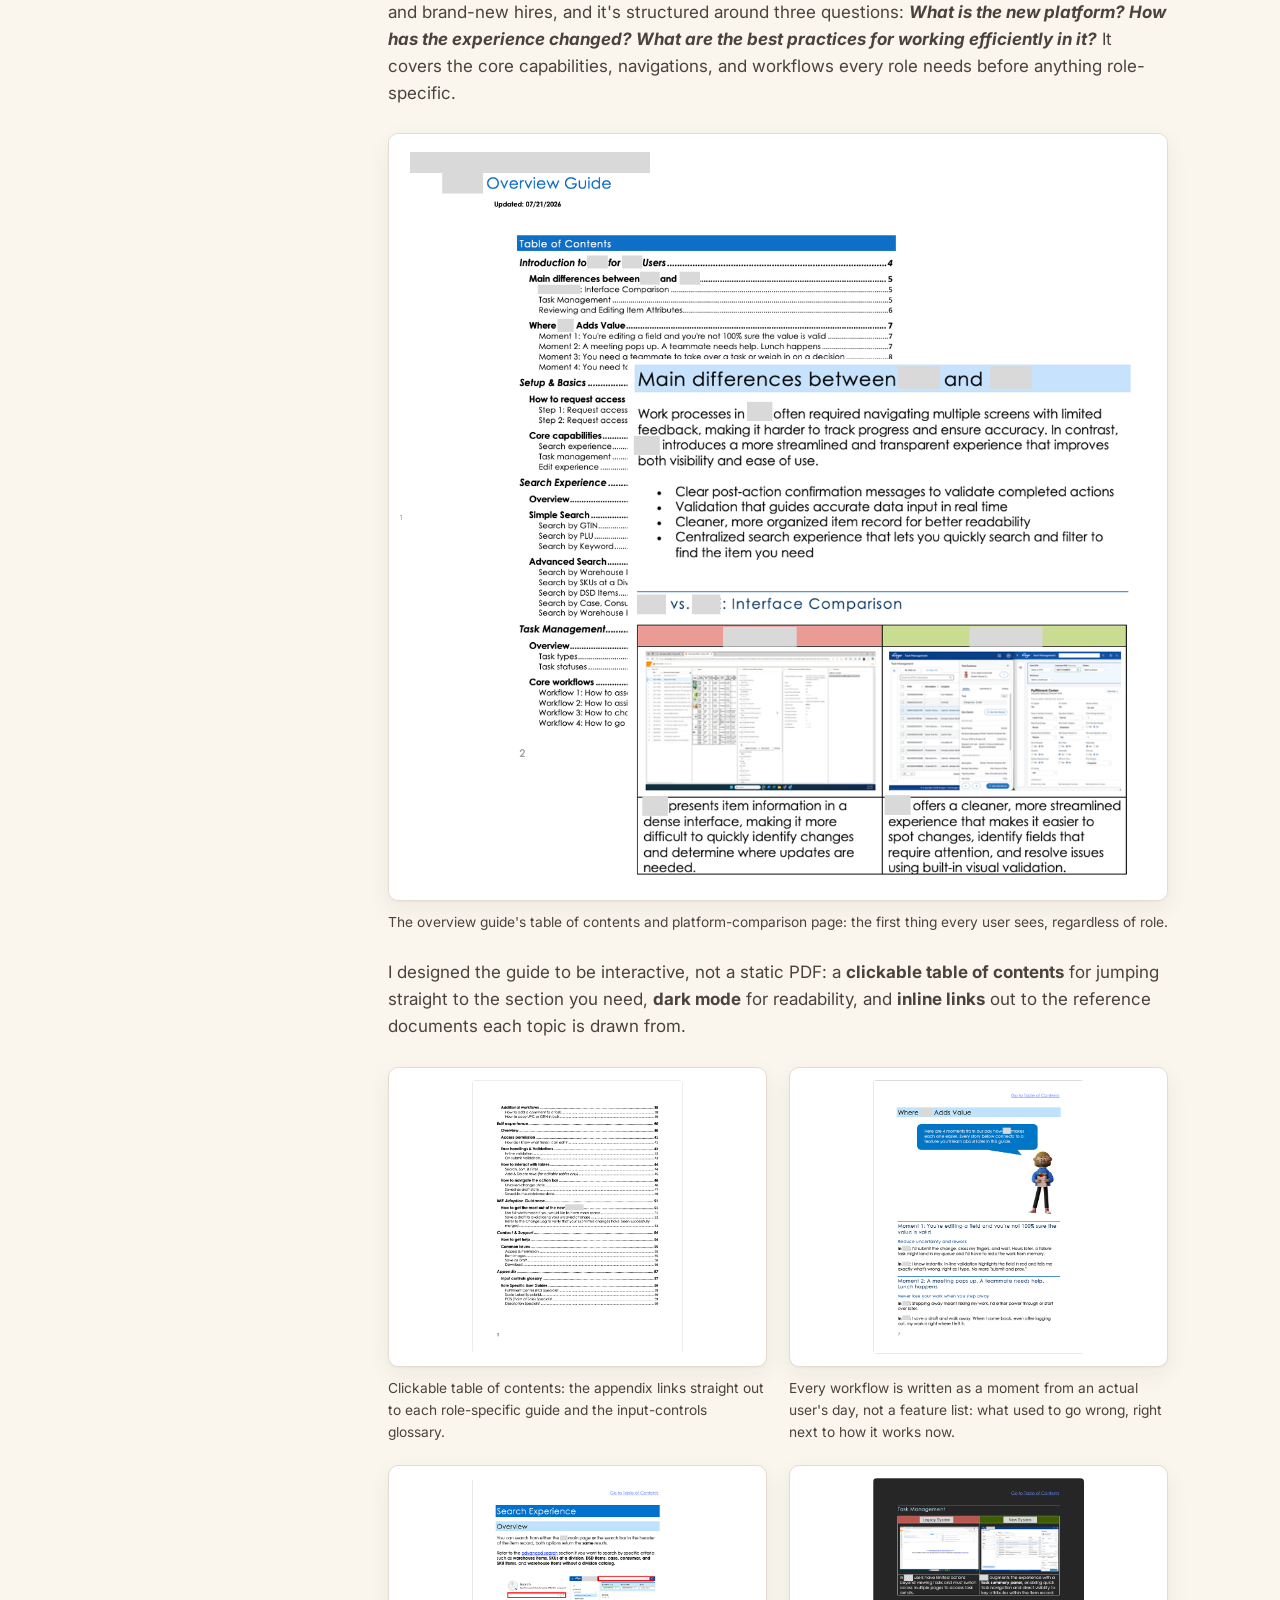
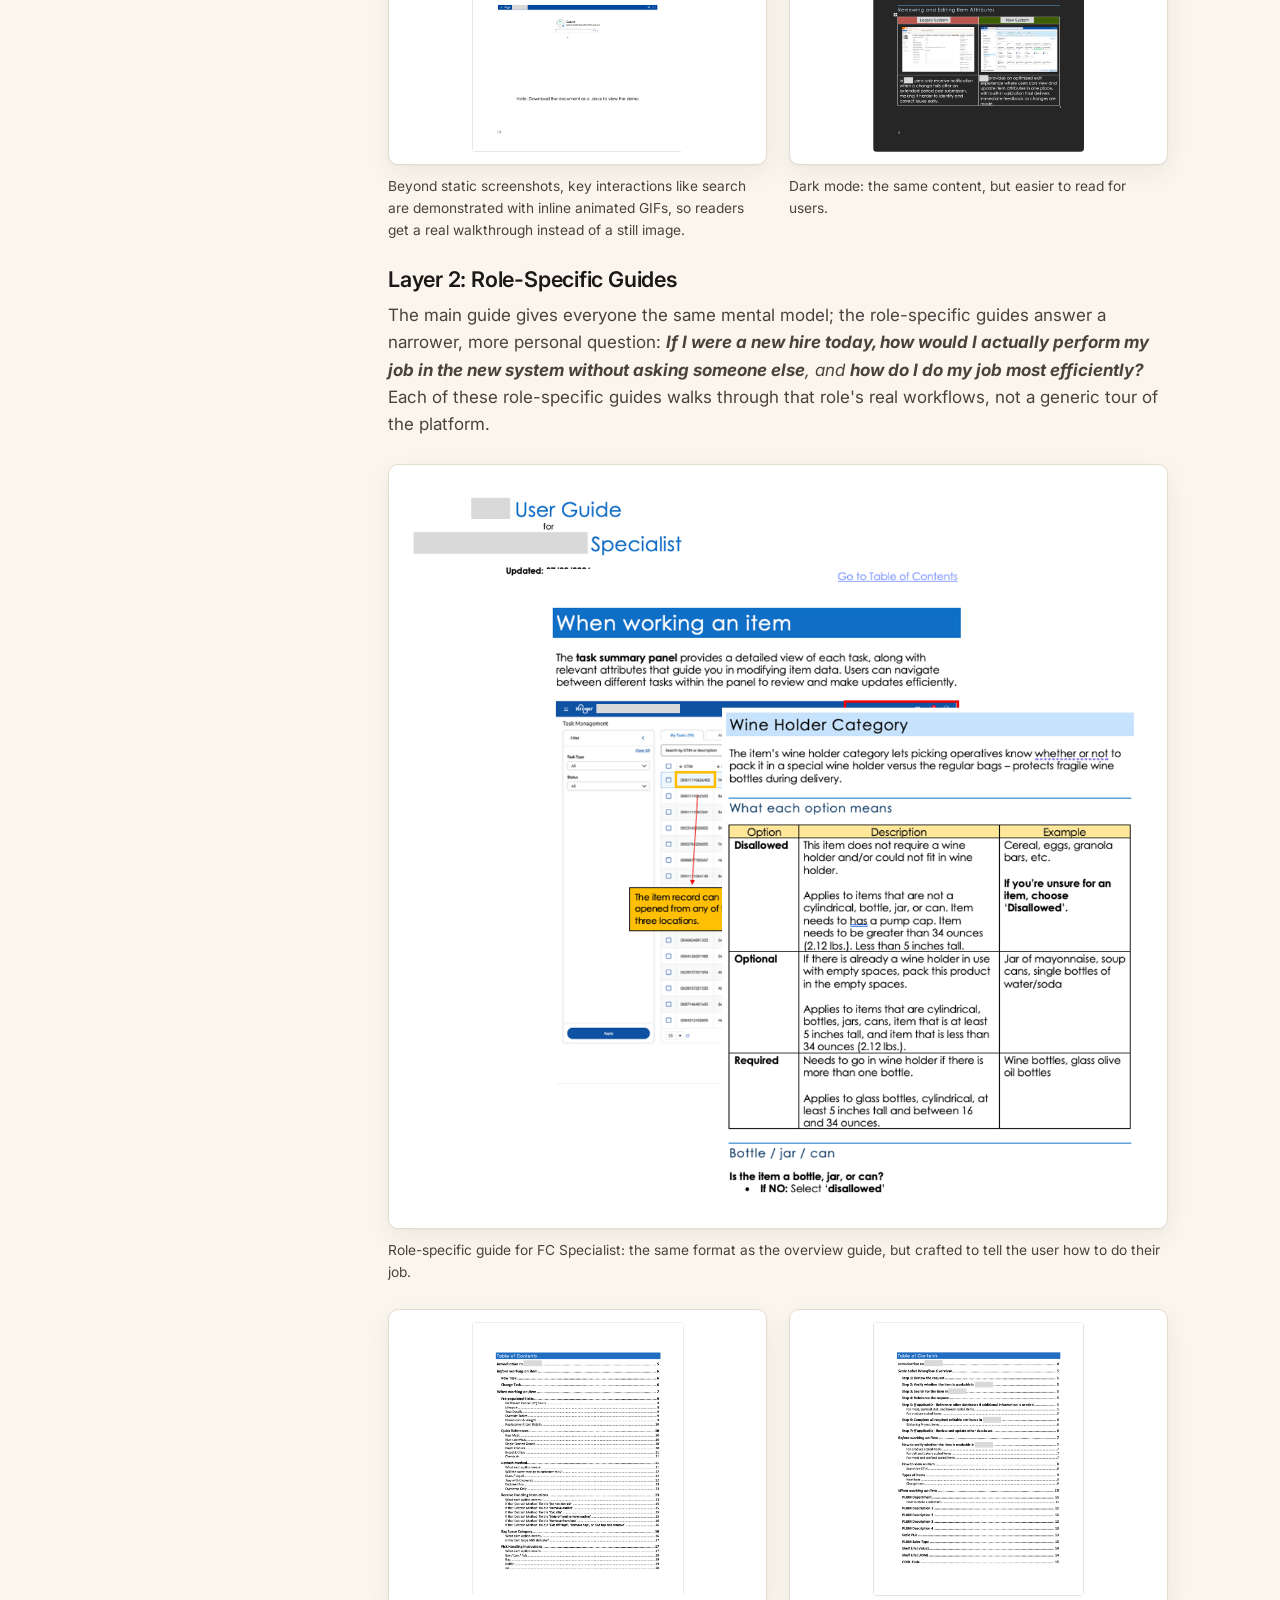
<file: projects/kroger-onboarding.html>
<!doctype html>
<html lang="en">
<head>
<meta charset="UTF-8" />
<meta name="viewport" content="width=device-width, initial-scale=1.0" />
<title>Kroger Enterprise Onboarding — Franklin Cheng</title>
<meta name="description" content="A Double Diamond process to design the onboarding and transition experience for Kroger's enterprise item-management platform, including a role-aware AI assistant and a living maintenance framework." />
<link rel="icon" href="data:,">
<link rel="preconnect" href="https://fonts.googleapis.com">
<link rel="preconnect" href="https://fonts.gstatic.com" crossorigin>
<link href="https://fonts.googleapis.com/css2?family=Inter:wght@400;500;600;700&family=Caveat:wght@500;600&display=swap" rel="stylesheet">
<link rel="stylesheet" href="../assets/css/style.css">
</head>
<body>

<nav class="site-nav">
  <div class="wrap">
    <a href="../index.html" class="brand">Franklin Cheng<span>.</span></a>
    <button class="nav-toggle" aria-label="Toggle menu" aria-expanded="false">☰</button>
    <ul class="nav-links">
      <li><a href="../index.html">Home</a></li>
      <li><a href="../about.html">Journey</a></li>
      <li><a href="../projects.html" class="active">Work</a></li>
      <li><a href="https://www.linkedin.com/in/franklin-cheng-b06238227" target="_blank" rel="noopener">LinkedIn</a></li>
      <li><a href="../assets/files/Franklin_Cheng_Resume.pdf" class="btn" target="_blank" rel="noopener">Resume</a></li>
    </ul>
  </div>
</nav>

<div class="mobile-toc" id="mobileToc">
  <div class="wrap">
    <div class="mobile-toc-bar" id="mobileTocBar">
      <span class="dot"></span>
      <span class="current" id="mobileTocCurrent">Overview</span>
      <span class="progress" id="mobileTocProgress">1/10</span>
      <span class="chev">&#9662;</span>
    </div>
    <div class="mobile-toc-sheet" id="mobileTocSheet">
      <a href="#overview" class="active"><span class="dot"></span>Overview</a>
      <a href="#context"><span class="dot"></span>Context</a>
      <a href="#alignment"><span class="dot"></span>Cross-Functional Alignment</a>
      <a href="#process"><span class="dot"></span>Process</a>
      <a href="#discover"><span class="dot"></span>Discover</a>
      <a href="#define"><span class="dot"></span>Define</a>
      <a href="#develop"><span class="dot"></span>Develop</a>
      <a href="#deliver"><span class="dot"></span>Deliver</a>
      <a href="#maintenance"><span class="dot"></span>Post-Launch</a>
      <a href="#reflection"><span class="dot"></span>Reflection</a>
    </div>
  </div>
</div>

<div class="wrap case-layout">
  <aside class="case-sidebar">
    <a href="../projects.html" class="back-link">← Back to Work</a>
    <nav class="case-toc">
      <a href="#overview" class="active"><span class="dot"></span>Overview</a>
      <a href="#context"><span class="dot"></span>Context</a>
      <a href="#alignment"><span class="dot"></span>Cross-Functional Alignment</a>
      <a href="#process"><span class="dot"></span>Process</a>
      <a href="#discover"><span class="dot"></span>Discover</a>
      <a href="#define"><span class="dot"></span>Define</a>
      <a href="#develop"><span class="dot"></span>Develop</a>
      <a href="#deliver"><span class="dot"></span>Deliver</a>
      <a href="#maintenance"><span class="dot"></span>Post-Launch</a>
      <a href="#reflection"><span class="dot"></span>Reflection</a>
    </nav>
  </aside>

  <main class="case-main">
    <header class="case-hero-block">
      <div class="tags"><span class="tag industry">Research</span></div>
      <h1>Bridging two systems: Designing for the Onboarding Experience to Kroger's Enterprise Item Management Platform</h1>
      <p class="lede">Item data is the backbone of Kroger's business. Through a Double Diamond approach, I moved from cross-functional alignment through SME interviews to a shipped three-layer support framework, delivering an onboarding and transition experience that carries teams off fragmented legacy systems and spreadsheets and onto a single, centralized item-management platform.</p>

      <div class="case-meta">
        <div><div class="label">Role</div><div class="value">Product Design Intern</div></div>
        <div><div class="label">Organization</div><div class="value">The Kroger Co.</div></div>
        <div><div class="label">Duration</div><div class="value">May – August 2026</div></div>
        <div><div class="label">Methods</div><div class="value">Contextual inquiry, workflow analysis, focus groups, AI chatbot design</div></div>
      </div>
    </header>

    <section id="overview" style="padding:30px 0 48px;">
      <span class="eyebrow">Overview</span>
      <h2 style="margin:8px 0 14px;">What I did</h2>
      <p style="max-width:720px;">I led the end-to-end design of the onboarding and transition experience for Kroger's new enterprise item-management platform. Working across four distinct user groups, I aligned cross-functionally on timeline and dependencies, ran discovery research, synthesized findings into per-group problem definitions, mapped and validated a support structure, then created a three-layer framework (a main guide, role-specific guides, and a role-aware AI assistant) along with the maintenance structure for the internal team to keep it alive.</p>

      <div class="impact-grid cols-2" style="margin-bottom:0;">
        <div class="impact-card">
          <h4>Tailored Support for 4 User Groups</h4>
          <p>Developed comprehensive onboarding material for 4 user groups.</p>
        </div>
        <div class="impact-card">
          <h4>3 Layers Support Structure</h4>
          <p>Designed and established a reusable 3 layers onboarding structure for future rollouts.</p>
        </div>
        <div class="impact-card">
          <h4>Faster Support, Powered by AI</h4>
          <p>Centralized 11 reference documents into the assistant's knowledge base and automated the process of keeping it current.</p>
        </div>
        <div class="impact-card">
          <h4>Maintenance Framework</h4>
          <p>Built a long-term maintenance framework by centralizing documentation and developing automated file-conversion tools.</p>
        </div>
      </div>

      <blockquote class="pull-quote" style="margin-bottom:0;">
        "Franklin helped create multiple user guides and an AI-powered chatbot that fundamentally improved how users access information. Instead of having to search through lengthy documents to find answers, users could get the information they needed directly through the chatbot. The fact that we're still seeing the benefits of his work three months after his internship ended speaks volumes about the lasting value of his contributions."
        <cite>— Angie Snyder, Senior Product Manager</cite>
      </blockquote>
    </section>

    <section id="context">
      <span class="eyebrow">Context</span>
      <h2>Item data is the backbone of Kroger</h2>
      <p>Every item's data (its attributes, pricing, packaging, distribution rules) determines everything downstream: what shows up at a distribution center, how it moves through the supply chain, and what a customer finds on the shelf at a Kroger store. Get that data wrong, or too slow, and the effects ripple across the entire business.</p>
      <p>But the way that data actually gets managed today is fragmented: multiple legacy systems and countless spreadsheets. Kroger's modernization effort aims to retire those legacy systems and Excel-centered workflows, <strong>manual and fragmented</strong>, in favor of a single, centralized item-management platform that's <strong>unified and intuitive</strong>.</p>
      <p style="margin-bottom:0;"><strong>My project was to design the bridge between the two:</strong> the onboarding and transition experience that would carry each role-specific user group from the old way of working into the new one, without breaking the flow of a business that runs on this data every day.</p>
    </section>

    <section id="alignment">
      <span class="eyebrow">Cross-Functional Alignment</span>
      <h2>Before the Double Diamond: aligning on requirement and timeline</h2>
      <p>A project like this doesn't start with research. It starts with alignment. Before I ran any interviews, I worked with <strong>5 product managers</strong> and <strong>3 product designers</strong>, across <strong>2 separate teams</strong> (task management and edit experience) to align on the onboarding timeline and the dependencies between our workstreams. Onboarding couldn't be designed in a vacuum: it had to land in sync with each team's own priorities and timeline.</p>
      <p>That meant constant, ongoing communication, not a single kickoff meeting. I stayed in the loop on priority shifts and shipped-date changes from both teams so the onboarding plan never fell out of sync with what was actually being built.</p>

      <figure class="figure" style="margin-bottom:0;">
        <img src="../assets/img/kroger/onboarding-planning-meeting.png" alt="Microsoft Teams call reviewing a transition-plan spreadsheet, showing the eight PIM user groups and a launch timeline with pre-launch, launch, and post-launch milestones" />
        <figcaption>Planning the transition timeline with cross-functional partners: the eight user groups and the pre-launch → launch → post-launch milestones we aligned on together.</figcaption>
      </figure>
    </section>

    <section id="process">
      <span class="eyebrow">Process</span>
      <h2>A Double Diamond</h2>
      <p>With the timeline aligned, I followed the Double Diamond process in the research and design work: one diamond to understand the problem, one to build the solution. Emerging out of the Discover and Define phases, I converged on a clear picture of who was affected and how they actually worked today. I then diverged again to design the support structure, validate it with real users, then converged to ship and iterate.</p>

      <div class="diamond-wrap">
        <svg width="100%" viewBox="0 -38 920 252" role="img" aria-label="Double Diamond process: Understanding (Discover, Define) and Creating (Develop, Deliver)">
          <text x="240" y="-14" text-anchor="middle" font-family="Inter, sans-serif" font-size="17" font-weight="600" fill="#3d3a33" letter-spacing="0.08em">UNDERSTANDING</text>
          <text x="680" y="-14" text-anchor="middle" font-family="Inter, sans-serif" font-size="17" font-weight="600" fill="#3d3a33" letter-spacing="0.08em">CREATING</text>
          <line x1="20" y1="-2" x2="460" y2="-2" stroke="#3d3a33" stroke-width="1.5"/>
          <line x1="460" y1="-2" x2="900" y2="-2" stroke="#3d3a33" stroke-width="1.5"/>
          <line x1="20" y1="95" x2="900" y2="95" stroke="#e4dcce" stroke-width="1"/>
          <polygon points="20,95 240,14 240,176" fill="#c1502e" opacity="1"/>
          <polygon points="240,14 460,95 240,176" fill="#4f6357" opacity="1"/>
          <polygon points="460,95 680,14 680,176" fill="#2e4756" opacity="1"/>
          <polygon points="680,14 900,95 680,176" fill="#c99a3c" opacity="1"/>
          <text x="130" y="202" text-anchor="middle" font-family="Inter, sans-serif" font-size="15" font-weight="600" fill="#c1502e" letter-spacing="0.02em">Discover</text>
          <text x="350" y="202" text-anchor="middle" font-family="Inter, sans-serif" font-size="15" font-weight="600" fill="#4f6357" letter-spacing="0.02em">Define</text>
          <text x="570" y="202" text-anchor="middle" font-family="Inter, sans-serif" font-size="15" font-weight="600" fill="#2e4756" letter-spacing="0.02em">Develop</text>
          <text x="790" y="202" text-anchor="middle" font-family="Inter, sans-serif" font-size="15" font-weight="600" fill="#c99a3c" letter-spacing="0.02em">Deliver</text>
        </svg>
      </div>

      <div class="diamond-legend" style="margin-bottom:0;">
        <div><strong>Discover</strong>Talk to SMEs, users, and everyone that is familiar with the legacy system.</div>
        <div><strong>Define</strong>Turn raw interviews into problem statements and actionable insights.</div>
        <div><strong>Develop</strong>Design the support structure, then validate it.</div>
        <div><strong>Deliver</strong>Test the support structure with users. Then iterate.</div>
      </div>
    </section>

    <section id="discover">
      <span class="eyebrow">Phase 1: Discover</span>

      <div class="diamond-wrap compact">
        <svg width="100%" viewBox="0 0 920 214" role="img" aria-label="Double Diamond process, Discover phase active">
          <line x1="20" y1="95" x2="900" y2="95" stroke="#e4dcce" stroke-width="1"/>
          <polygon points="20,95 240,14 240,176" fill="#c1502e" opacity="1"/>
          <polygon points="240,14 460,95 240,176" fill="#e4dcce" opacity="0.55"/>
          <polygon points="460,95 680,14 680,176" fill="#e4dcce" opacity="0.55"/>
          <polygon points="680,14 900,95 680,176" fill="#e4dcce" opacity="0.55"/>
          <text x="130" y="202" text-anchor="middle" font-family="Inter, sans-serif" font-size="15" font-weight="600" fill="#c1502e" letter-spacing="0.02em">Discover</text>
          <text x="350" y="202" text-anchor="middle" font-family="Inter, sans-serif" font-size="15" font-weight="500" fill="#4a433d" letter-spacing="0.02em">Define</text>
          <text x="570" y="202" text-anchor="middle" font-family="Inter, sans-serif" font-size="15" font-weight="500" fill="#4a433d" letter-spacing="0.02em">Develop</text>
          <text x="790" y="202" text-anchor="middle" font-family="Inter, sans-serif" font-size="15" font-weight="500" fill="#4a433d" letter-spacing="0.02em">Deliver</text>
        </svg>
      </div>
      <h2 style="margin:0 0 20px;">Understanding a process that barely existed</h2>
      <p>I reached out to users and SMEs across 19 different roles, running interviews, focus groups, and contextual inquiry to understand two things at once: <b>what the current onboarding process looked like for each group</b>, often informally or not at all, and <b>how they actually worked inside the legacy systems day to day</b>, not just how the documentation said they should.</p>

      <figure class="figure">
        <img src="../assets/img/kroger/research-session.png" alt="Notes from a contextual inquiry session with a user group" />
        <figcaption>Contextual inquiry: watching how users actually work in the legacy system, not just how the process says they should.</figcaption>
      </figure>

      <h3>Who I talked to</h3>
      <p>The 19 SMEs I interviewed spanned data integrity, retail operations, e-commerce fulfillment, and digital/product teams: the full width of people whose work touches item data before it ever reaches a shelf.</p>

      <div class="role-groups">
        <div class="role-group">
          <h4>Corp Data Integrity</h4>
          <div class="role-pills">
            <span class="role-pill">Data Integrity Center Operations Manager</span>
            <span class="role-pill">Sr Strategic Data Integrity & Technology Manager</span>
            <span class="role-pill">Data Integrity Center Technology Manager</span>
            <span class="role-pill">MDM Attribute Manager</span>
            <span class="role-pill">Sr Item Operations & Control Manager</span>
            <span class="role-pill">Item Compliance Manager</span>
          </div>
        </div>
        <div class="role-group">
          <h4>Corp Retail Operations</h4>
          <div class="role-pills">
            <span class="role-pill">Reg Ld Pricing</span>
            <span class="role-pill">Data Quality Supervisor</span>
            <span class="role-pill">Director of Data Integration</span>
          </div>
        </div>
        <div class="role-group">
          <h4>Corp Ecommerce</h4>
          <div class="role-pills">
            <span class="role-pill">Regional Fulfillment Operations Support Manager</span>
            <span class="role-pill">Sr Inventory Control & Operations Support Manager</span>
          </div>
        </div>
        <div class="role-group">
          <h4>Digital &amp; Product</h4>
          <div class="role-pills">
            <span class="role-pill">Web Content Editor</span>
            <span class="role-pill">Sr Data Governance Manager</span>
            <span class="role-pill">Digital Services Coordinator</span>
            <span class="role-pill">Digital Item Setup Analyst</span>
            <span class="role-pill">Digital Process Manager</span>
            <span class="role-pill">Product Manager &amp; Sr Product Manager</span>
            <span class="role-pill">Digital Merchandising Specialist</span>
          </div>
        </div>
      </div>

      <p style="margin:26px 0;">Before there was any new platform to compare against, this is what the work actually looked like: spreadsheets standing in for software, and reference material that was more archive than guide.</p>

      <div class="photo-grid">
        <figure>
          <div class="thumb-frame"><img src="../assets/img/kroger/legacy-manual-spreadsheet.png" alt="Manual tote-fill calculator spreadsheet, with item dimensions and weight entered by hand into color-coded cells to compute tote fill" /></div>
          <figcaption>A manual calculator spreadsheet one user group relied on to compute tote fill by hand.</figcaption>
        </figure>
        <figure>
          <div class="thumb-frame"><img src="../assets/img/kroger/legacy-training-doc.png" alt="Existing training and reference document built around legacy green-screen transaction codes and PLU tables" /></div>
          <figcaption>An existing training and reference document for another group, built around legacy transaction codes.</figcaption>
        </figure>
        <figure>
          <div class="thumb-frame"><img src="../assets/img/kroger/legacy-attributes-guide.png" alt="Existing attributes training guide listing detrash method options as a long undifferentiated bullet list, with the platform name redacted" /></div>
          <figcaption>An existing training guide with workflow guidance spread unevenly across sections, not organized around how the work actually happens.</figcaption>
        </figure>
        <figure>
          <div class="thumb-frame"><img src="../assets/img/kroger/legacy-decision-tree.png" alt="Decision-tree logic for handling instructions kept in an unstructured spreadsheet with scattered notes and arrows" /></div>
          <figcaption>Decision-tree logic living in an unstructured spreadsheet, not a structured format anyone could follow consistently.</figcaption>
        </figure>
      </div>
    </section>

    <section id="define">
      <span class="eyebrow">Phase 2: Define</span>

      <div class="diamond-wrap compact">
        <svg width="100%" viewBox="0 0 920 214" role="img" aria-label="Double Diamond process, Define phase active">
          <line x1="20" y1="95" x2="900" y2="95" stroke="#e4dcce" stroke-width="1"/>
          <polygon points="20,95 240,14 240,176" fill="#e4dcce" opacity="0.55"/>
          <polygon points="240,14 460,95 240,176" fill="#4f6357" opacity="1"/>
          <polygon points="460,95 680,14 680,176" fill="#e4dcce" opacity="0.55"/>
          <polygon points="680,14 900,95 680,176" fill="#e4dcce" opacity="0.55"/>
          <text x="130" y="202" text-anchor="middle" font-family="Inter, sans-serif" font-size="15" font-weight="500" fill="#4a433d" letter-spacing="0.02em">Discover</text>
          <text x="350" y="202" text-anchor="middle" font-family="Inter, sans-serif" font-size="15" font-weight="600" fill="#4f6357" letter-spacing="0.02em">Define</text>
          <text x="570" y="202" text-anchor="middle" font-family="Inter, sans-serif" font-size="15" font-weight="500" fill="#4a433d" letter-spacing="0.02em">Develop</text>
          <text x="790" y="202" text-anchor="middle" font-family="Inter, sans-serif" font-size="15" font-weight="500" fill="#4a433d" letter-spacing="0.02em">Deliver</text>
        </svg>
      </div>
      <h2 style="margin:0 0 20px;">Turning 19 conversations into a problem per group</h2>
      <p>I used Dovetail and affinity mapping to clean up the raw interview data and organize it by user group, then gathered the documentation each group actually referenced to do their jobs in the legacy system today. The end of Define was a clear problem definition and a condensed set of pain points for every group, not a single generic list, since each group's version of the problem looked different.</p>

      <h3>Jobs to be done</h3>
      <p>For each group, I mapped their <strong>Jobs To Be Done</strong>: the recurring workflows, frustrations, and underlying goals any onboarding support would need to address. Below is the board for one of the eight groups, FC (Fulfillment Center) Specialist: understanding how the new platform differs from the legacy tool, reviewing and editing item data, navigating tasks efficiently, publishing data, task-assignment inefficiency, handling errors, decision-tree dependency, and lack of visibility after task completion.</p>

      <div class="figure-row asym-rev">
        <figure class="figure">
          <img src="../assets/img/kroger/jtbd-board.png" alt="Jobs To Be Done board for the FC Specialist user group, eight sticky-note clusters" />
          <figcaption>The full JTBD board for one user group: eight jobs, each broken into situation, motivation, and what success looks like.</figcaption>
        </figure>
        <figure class="figure">
          <img src="../assets/img/kroger/jtbd-card-example.png" alt="A single Jobs To Be Done card, zoomed in, reading: as a FC specialist, when I am new and don't understand how it differs, I want to quickly understand how my work is structured, so that I can confidently start completing tasks without relying on external documents or asking others, by first learning the core workflow." />
          <figcaption>What a successful onboarding should look like for FC specialist.</figcaption>
        </figure>
      </div>

      <h3>Contextual inquiry per user group</h3>
      <p>Alongside JTBD, I contributed to a contextual inquiry board for each user group: a standard template capturing their work environment and primary responsibilities, working tasks, primary views into the legacy system, and the artifacts (spreadsheets, reference docs) they relied on day to day.</p>

      <div class="figure-row" style="margin-bottom:0;">
        <figure class="figure">
          <img src="../assets/img/kroger/contextual-inquiry-template.png" alt="Empty contextual inquiry board template for the FC Specialist, showing the section structure: Work Environment and Primary Role, Working Tasks, Primary Views, and Artifacts" />
          <figcaption>The board template before it's filled in, showing the section structure every user group's board followed.</figcaption>
        </figure>
        <figure class="figure">
          <img src="../assets/img/kroger/contextual-inquiry-filled.jpg" alt="Completed contextual inquiry board for the Description Specialist user group, following the same template with findings, working tasks, primary views, and artifacts filled in" />
          <figcaption>The same template filled in for another group: Description Specialist.</figcaption>
        </figure>
      </div>
    </section>

    <section id="develop">
      <span class="eyebrow">Phase 3: Develop</span>

      <div class="diamond-wrap compact">
        <svg width="100%" viewBox="0 0 920 214" role="img" aria-label="Double Diamond process, Develop phase active">
          <line x1="20" y1="95" x2="900" y2="95" stroke="#e4dcce" stroke-width="1"/>
          <polygon points="20,95 240,14 240,176" fill="#e4dcce" opacity="0.55"/>
          <polygon points="240,14 460,95 240,176" fill="#e4dcce" opacity="0.55"/>
          <polygon points="460,95 680,14 680,176" fill="#2e4756" opacity="1"/>
          <polygon points="680,14 900,95 680,176" fill="#e4dcce" opacity="0.55"/>
          <text x="130" y="202" text-anchor="middle" font-family="Inter, sans-serif" font-size="15" font-weight="500" fill="#4a433d" letter-spacing="0.02em">Discover</text>
          <text x="350" y="202" text-anchor="middle" font-family="Inter, sans-serif" font-size="15" font-weight="500" fill="#4a433d" letter-spacing="0.02em">Define</text>
          <text x="570" y="202" text-anchor="middle" font-family="Inter, sans-serif" font-size="15" font-weight="600" fill="#2e4756" letter-spacing="0.02em">Develop</text>
          <text x="790" y="202" text-anchor="middle" font-family="Inter, sans-serif" font-size="15" font-weight="500" fill="#4a433d" letter-spacing="0.02em">Deliver</text>
        </svg>
      </div>
      <h2 style="margin:0 0 20px;">Mapping the transition before designing the guide</h2>
      <p>I diverged again to develop a high-level structure for the onboarding support itself. Two artifacts drove this: a <b>communication-channel diagram</b>, mapping every touchpoint a user has during onboarding, and an <b>experience workflow blueprint</b>, laying out the transition phase by phase (pre-launch, launch day, and post-launch) with the touchpoint, user action, and support action mapped in separate swimlanes at each step.</p>

      <figure class="figure">
        <img src="../assets/img/kroger/comm-channel-diagram.png" alt="Communication channel diagram mapping every touchpoint a user has during onboarding" />
        <figcaption>Mapping every channel a user touches during onboarding: a prerequisite for knowing where a guide or the AI assistant actually needs to show up.</figcaption>
      </figure>
      <figure class="figure">
        <img src="../assets/img/kroger/workflow-blueprint.png" alt="Experience workflow blueprint spanning pre-launch, launch day, and post-launch, with phase, calendar timeline, process steps, touchpoint, user action, support action, and support actor swimlanes" />
        <figcaption>The onboarding experience blueprint: phase, timeline, touchpoint, user action, support action, and support actor, each its own swimlane from pre-launch through post-launch.</figcaption>
      </figure>

      <p>Once I had a directional structure, I scheduled sessions with each user group to run user-acceptance testing: validating that I'd understood their legacy workflow correctly, and checking whether the proposed support structure actually matched what they needed.</p>

      <figure class="figure" style="margin-bottom:0;">
        <img src="../assets/img/kroger/research-session-2.png" alt="User acceptance testing session with a user group" />
        <figcaption>User acceptance testing: validating the proposed support structure and the legacy-workflow assumptions directly with the people who'd use it.</figcaption>
      </figure>
    </section>

    <section id="deliver">
      <span class="eyebrow">Phase 4: Deliver</span>

      <div class="diamond-wrap compact">
        <svg width="100%" viewBox="0 0 920 214" role="img" aria-label="Double Diamond process, Deliver phase active">
          <line x1="20" y1="95" x2="900" y2="95" stroke="#e4dcce" stroke-width="1"/>
          <polygon points="20,95 240,14 240,176" fill="#e4dcce" opacity="0.55"/>
          <polygon points="240,14 460,95 240,176" fill="#e4dcce" opacity="0.55"/>
          <polygon points="460,95 680,14 680,176" fill="#e4dcce" opacity="0.55"/>
          <polygon points="680,14 900,95 680,176" fill="#c99a3c" opacity="1"/>
          <text x="130" y="202" text-anchor="middle" font-family="Inter, sans-serif" font-size="15" font-weight="500" fill="#4a433d" letter-spacing="0.02em">Discover</text>
          <text x="350" y="202" text-anchor="middle" font-family="Inter, sans-serif" font-size="15" font-weight="500" fill="#4a433d" letter-spacing="0.02em">Define</text>
          <text x="570" y="202" text-anchor="middle" font-family="Inter, sans-serif" font-size="15" font-weight="500" fill="#4a433d" letter-spacing="0.02em">Develop</text>
          <text x="790" y="202" text-anchor="middle" font-family="Inter, sans-serif" font-size="15" font-weight="600" fill="#c99a3c" letter-spacing="0.02em">Deliver</text>
        </svg>
      </div>
      <h2 style="margin:0 0 20px;">Creating the three-layer structure, then validating and iterating</h2>
      <p>Once the onboarding plan was validated by users, I fleshed it out into the full <strong>three-layer learning support structure</strong>, each layer answering a different question a user actually has at a different moment in their onboarding.</p>

      <h3>Layer 1: The Overview Guide</h3>
      <p>The main guide is a comprehensive 60-page handbook built for both current legacy-tool users and brand-new hires, and it's structured around three questions: <em><b>What is the new platform? How has the experience changed? What are the best practices for working efficiently in it?</b></em> It covers the core capabilities, navigations, and workflows every role needs before anything role-specific.</p>

      <figure class="figure">
        <img src="../assets/img/kroger/guide-main-overview.png" alt="Overview guide table of contents and a Main differences between legacy and new platform section, with an interface comparison, platform names redacted" />
        <figcaption>The overview guide's table of contents and platform-comparison page: the first thing every user sees, regardless of role.</figcaption>
      </figure>

      <p>I designed the guide to be interactive, not a static PDF: a <b>clickable table of contents</b> for jumping straight to the section you need, <b>dark mode</b> for readability, and <b>inline links</b> out to the reference documents each topic is drawn from.</p>

      <div class="photo-grid">
        <figure>
          <div class="thumb-frame"><img src="../assets/img/kroger/guide-toc-appendix.png" alt="Table of contents page showing the Appendix section, with an Input controls glossary and Role Specific User Guides links to the Fulfillment Center Specialist, Scale Label Specialist, POS Specialist, and Description Specialist guides" /></div>
          <figcaption>Clickable table of contents: the appendix links straight out to each role-specific guide and the input-controls glossary.</figcaption>
        </figure>
        <figure>
          <div class="thumb-frame"><img src="../assets/img/kroger/guide-main.png" alt="Page from the main onboarding guide showing a before/after comparison of a workflow moment, with the platform name redacted." /></div>
          <figcaption>Every workflow is written as a moment from an actual user's day, not a feature list: what used to go wrong, right next to how it works now.</figcaption>
        </figure>
        <figure>
          <div class="thumb-frame"><img src="../assets/img/kroger/guide-gif-demo.png" alt="Search Experience overview page in the guide, with a note that the document should be downloaded as a Word file to view an embedded animated demo of the search interaction" /></div>
          <figcaption>Beyond static screenshots, key interactions like search are demonstrated with inline animated GIFs, so readers get a real walkthrough instead of a still image.</figcaption>
        </figure>
        <figure>
          <div class="thumb-frame"><img src="../assets/img/kroger/guide-dark-mode-2.png" alt="Task Management and Reviewing and Editing Item Attributes comparison tables between the legacy and new systems, rendered in dark mode, platform names redacted" /></div>
          <figcaption>Dark mode: the same content, but easier to read for users.</figcaption>
        </figure>
      </div>

      <h3>Layer 2: Role-Specific Guides</h3>
      <p>The main guide gives everyone the same mental model; the role-specific guides answer a narrower, more personal question: <em><b>If I were a new hire today, how would I actually perform my job in the new system without asking someone else</b>, and <b>how do I do my job most efficiently?</b></em> Each of these role-specific guides walks through that role's real workflows, not a generic tour of the platform.</p>

      <figure class="figure">
        <img src="../assets/img/kroger/guide-user-specific-overview.png" alt="Role-specific guide overview page, showing a When working an item section with a task summary panel walkthrough and a Wine Holder Category attribute table, platform name redacted" />
        <figcaption>Role-specific guide for FC Specialist: the same format as the overview guide, but crafted to tell the user how to do their job.</figcaption>
      </figure>

      <div class="photo-grid">
        <figure>
          <div class="thumb-frame"><img src="../assets/img/kroger/guide-fc-specialist-toc.png" alt="Table of contents for the FC Specialist role-specific guide, covering pre-populated fields, detrash method, receive handling instructions, bag space category, and pick handling instructions" /></div>
          <figcaption>The FC Specialist guide: a decision-tree walkthrough for every editable fields when working a task.</figcaption>
        </figure>
        <figure>
          <div class="thumb-frame"><img src="../assets/img/kroger/guide-scale-label-toc.png" alt="Table of contents for the Scale Label Specialist role-specific guide, covering the scale label workflow overview, PLUM fields, scale PLU, and COOL code" /></div>
          <figcaption>The Scale Label Specialist guide: A completely different workflow.</figcaption>
        </figure>
      </div>

      <h3>Layer 3: The Custom AI Assistant</h3>
      <p>Guides solve the "I need to learn this" problem. They don't solve the "I need an answer right <b>now</b>" problem. Users onboarding onto a new system are still busy doing their jobs; they don't want to search through a document to find one field's validation rule. The assistant exists to answer the question <em><b>What's the fastest way to get help?</b></em>, giving on-demand guidance, troubleshooting, and direct access to reference documentation, without anyone having to leave their workflow.</p>

      <figure class="figure" style="max-width:520px;">
        <img src="../assets/img/kroger/assistant-chat-example.png" alt="Onboarding assistant chat showing suggested prompts and a conversation where a user asks whether an item is a Stickering Project item, with the assistant confirming, listing its PLU number and description, and reminding the user not to set it up in the legacy system" />
        <figcaption>The assistant in a live conversation: confirming an item's status, surfacing the exact fields needed, and flagging a rule the user might otherwise miss.</figcaption>
      </figure>

      <div class="decision-box">
        <h4>Choosing the platform: Microsoft Copilot Studio vs. a custom-built agent by Kroger</h4>
        <p style="margin-bottom:10px;">I first explored building the assistant in Microsoft Copilot Studio. In testing, I ran into blocking issues, including a knowledge source blocked by data policy and conflicting data-policy groups preventing publication, that made it a real feasibility and data-security risk for handling internal item data.</p>
        <figure class="figure" style="margin:14px 0; max-width:520px;">
          <img src="../assets/img/kroger/copilot-studio-blockers.png" alt="Copilot Studio agent status panel showing two blocking errors: a knowledge source blocked by data policy, and items blocked by conflicting data policy groups" />
          <figcaption>Copilot Studio blocked publication over data-policy conflicts: the feasibility and data-security risk that ruled it out.</figcaption>
        </figure>
        <p style="margin-bottom:0;">I opted instead for Kroger's own internal custom-agent platform. It sidestepped the data-policy conflicts, kept everything inside Kroger's existing security boundary, and was the more cost-effective path to a production assistant.</p>
      </div>

      <figure class="figure" style="max-width:520px;">
        <img src="../assets/img/kroger/custom-agent.png" alt="Configuration screen for the custom AI onboarding assistant, showing system prompt and user instructions fields, with the platform name redacted." />
        <figcaption>Configuring the onboarding assistant on Kroger's internal custom-agent platform: system prompt, user-facing instructions, and knowledge context.</figcaption>
      </figure>

      <h4>Designing the system prompt</h4>
      <p>The assistant is only as good as the behavior I write into it. I structured the system prompt around context, users, and core capabilities (onboarding support, workflow guidance, reference support, troubleshooting), then went deep on conversation flow, tone, and, critically, where the assistant should <em>stop</em>.</p>

      <figure class="figure" style="max-width:520px;">
        <img src="../assets/img/kroger/system-prompt-toc.png" alt="Table of contents for the onboarding assistant's system prompt, covering context, users, core capabilities, conversation flow, output guidelines including tone and style, cross-cultural sensitivity, guardrails and scope, and offramps" />
        <figcaption>The system prompt's own table of contents: tone &amp; style, guardrails, and offramps are first-class sections, not an afterthought.</figcaption>
      </figure>

      <p><strong>Tone and capability.</strong> The output guidelines define the assistant's voice and style directly: how formal to be, how to phrase corrections, how to stay consistent across a long conversation. It also has a dedicated cross-cultural sensitivity section, since the assistant supports a workforce that isn't culturally uniform.</p>

      <p><strong>Off-ramps.</strong> I designed explicit rules for when the assistant should redirect rather than answer: out-of-scope Kroger systems, features not documented in the training guide, bug reports, and access disputes each get their own acknowledge → redirect → engage pattern, with example phrasing so the tone stays consistent even when the assistant is saying "I can't help with that."</p>

      <figure class="figure" style="max-width:520px;">
        <img src="../assets/img/kroger/system-prompt-offramps.png" alt="System prompt section on offramps, showing scope enforcement, out-of-scope topic handling, and hallucination prevention rules with example redirect phrasing" />
        <figcaption>Offramps: scope enforcement and out-of-scope handling, written with example phrasing so the assistant redirects consistently instead of guessing.</figcaption>
      </figure>

      <p><strong>Image handling.</strong> Users can upload screenshots of the platform to ask questions, so I wrote explicit rules for how the assistant should interpret them: describe what it sees factually, map it to the relevant guide, read validation states from visual cues like field color and icon, and never guess at content it can't clearly read.</p>

      <figure class="figure">
        <img src="../assets/img/kroger/system-prompt-image-handling.png" alt="System prompt section on image and screenshot handling, listing what the assistant should and should not do when a user uploads a screenshot" />
        <figcaption>Image-handling rules: what to do, what not to do, and how to ask for clarification when a screenshot can't be interpreted confidently.</figcaption>
      </figure>

      <figure class="figure" style="max-width:520px;">
        <img src="../assets/img/kroger/assistant-tote-fill-calc.png" alt="The onboarding assistant running a step-by-step Max Tote Fill calculation from an item's dimensions, weight, and tote type, arriving at a final max tote fill number" />
        <figcaption>The assistant in use, answering a role-specific question by doing pre-programmed calculations in plain language instead of pointing users to documentation where they have to calculate input manually.</figcaption>
      </figure>

      <p style="margin-bottom:0;">I had users test directly with the guide and the chatbot, then iterated the content and the assistant's responses based on their feedback. I also presented the vision and the implementation roadmap to more than 50 cross-functional stakeholders across product, engineering, and business. The framework itself is now the baseline the team will use to onboard the remaining four user groups by the end of the fiscal year.</p>
    </section>

    <section id="maintenance">
      <span class="eyebrow">Post-Launch</span>
      <h2>A living project, not a one-time deliverable</h2>
      <p>An onboarding framework that only I can update isn't actually done. Before the internship ended, I built the maintenance structure so the internal team can keep extending it, to the remaining four user groups and beyond, without needing me in the room.</p>

      <p>I documented the assistant itself on Confluence: what it does, how to access it, and how to maintain it through Kroger's internal tools, so any team member can pick up ownership.</p>

      <figure class="figure">
        <img src="../assets/img/kroger/maintenance-confluence-agent.png" alt="Internal Confluence documentation page titled Custom AI Assistant, covering overview, what the assistant does, accessing the custom agent, and maintaining the custom agent" />
        <figcaption>The internal Confluence page for the assistant: overview, capabilities, access steps, and maintenance instructions for the team.</figcaption>
      </figure>

      <p>Keeping the assistant's knowledge base current means the team needs a repeatable way to add new reference material. I documented a naming convention so every context document is traceable to the user group and topic it covers, and paired it with a custom Claude Code skill that converts source documents (Excel, PDF, Word, PowerPoint, images) into the clean Markdown format the assistant's knowledge base actually needs.</p>

      <div class="photo-grid">
        <figure>
          <div class="thumb-frame"><img src="../assets/img/kroger/maintenance-confluence-naming.png" alt="Internal Confluence documentation page titled Context Documents, explaining the markdown conversion requirement and the naming convention format Scope underscore Content underscore UploadDate" /></div>
          <figcaption>Context-document naming convention and the markdown-conversion requirement, documented for the team.</figcaption>
        </figure>
        <figure>
          <div class="thumb-frame"><img src="../assets/img/kroger/maintenance-md-skill.png" alt="The doc-to-markdown-converter Claude Code skill file, defining strict behaviors for converting source documents into markdown" /></div>
          <figcaption>The reusable skill itself: strict, documented behaviors so any team member gets the same conversion result.</figcaption>
        </figure>
      </div>

      <p style="margin-bottom:0;">This structure is what makes the "4 of 8 user groups" number a starting point rather than a ceiling: the team has the process, the naming system, and the tooling to keep going.</p>
    </section>

    <section id="reflection" style="border-bottom:none; padding-bottom:38px;">
      <div class="reflect-box">
        <span class="eyebrow">Reflection</span>
        <p style="margin-bottom:0;">Looking back, a few things stand out about how I approached this project. I spent real time with people until I understood their situation, which here meant contextual inquiry and JTBD synthesis with 19 SMEs, plus a lot of cross-functional alignment with PMs and designers. But I never wanted to stop at the insight. The goal was to make people's first weeks on the new platform actually easier, not just to write up where they were struggling. That's also why I built the maintenance structure before I left: the work only matters if it keeps working once I'm not around to maintain it.</p>
      </div>
    </section>

    <div class="case-nav">
      <a href="../projects.html">
        <span class="dir">← Back to</span>
        <span class="title">All Work</span>
      </a>
      <a href="gtin-bulk-search.html" class="next">
        <span class="dir">Next project →</span>
        <span class="title">Designing Bulk GTIN Search and Task Creation</span>
      </a>
    </div>
  </main>
</div>

<footer>
  <div class="wrap footer-notepad">
    <div class="scribble-note">
      <p class="hand">Off the clock, my wife and I run a home bakery. It all started with Bob, a sourdough starter we adopted in New York back in undergrad, and a shared love of food.</p>
    </div>
    <svg class="chalk-arrow" viewBox="0 0 130 90" aria-hidden="true" focusable="false">
      <defs>
        <filter id="chalk" x="-10%" y="-20%" width="120%" height="140%">
          <feTurbulence type="fractalNoise" baseFrequency="0.8" numOctaves="2" seed="4" result="warp"/>
          <feDisplacementMap in="SourceGraphic" in2="warp" scale="3.2" result="rough"/>
          <feTurbulence type="fractalNoise" baseFrequency="1.6" numOctaves="1" seed="9" result="grain"/>
          <feColorMatrix in="grain" type="matrix" values="0 0 0 0 0  0 0 0 0 0  0 0 0 0 0  3 0 0 0 -0.7" result="mask"/>
          <feComposite in="rough" in2="mask" operator="in"/>
        </filter>
      </defs>
      <g filter="url(#chalk)" fill="none" stroke="currentColor" stroke-linecap="round" stroke-linejoin="round">
        <path d="M6 66 C 28 80, 52 26, 108 34" stroke-width="3.4"/>
        <path d="M9 63 C 32 74, 56 30, 106 37" stroke-width="2" opacity=".7"/>
        <path d="M108 34 L 92 22 M108 34 L 94 50" stroke-width="3.4"/>
      </g>
    </svg>
    <img class="bakery-logo" src="../assets/img/haos-house-logo.jpg" alt="Hao's House logo: an illustrated baker in a chef's hat holding a loaf of sourdough" width="150" height="150" loading="lazy" />
  </div>
</footer>

<script src="../assets/js/main.js"></script>
<script src="../assets/js/case-toc.js"></script>
</body>
</html>
</file>
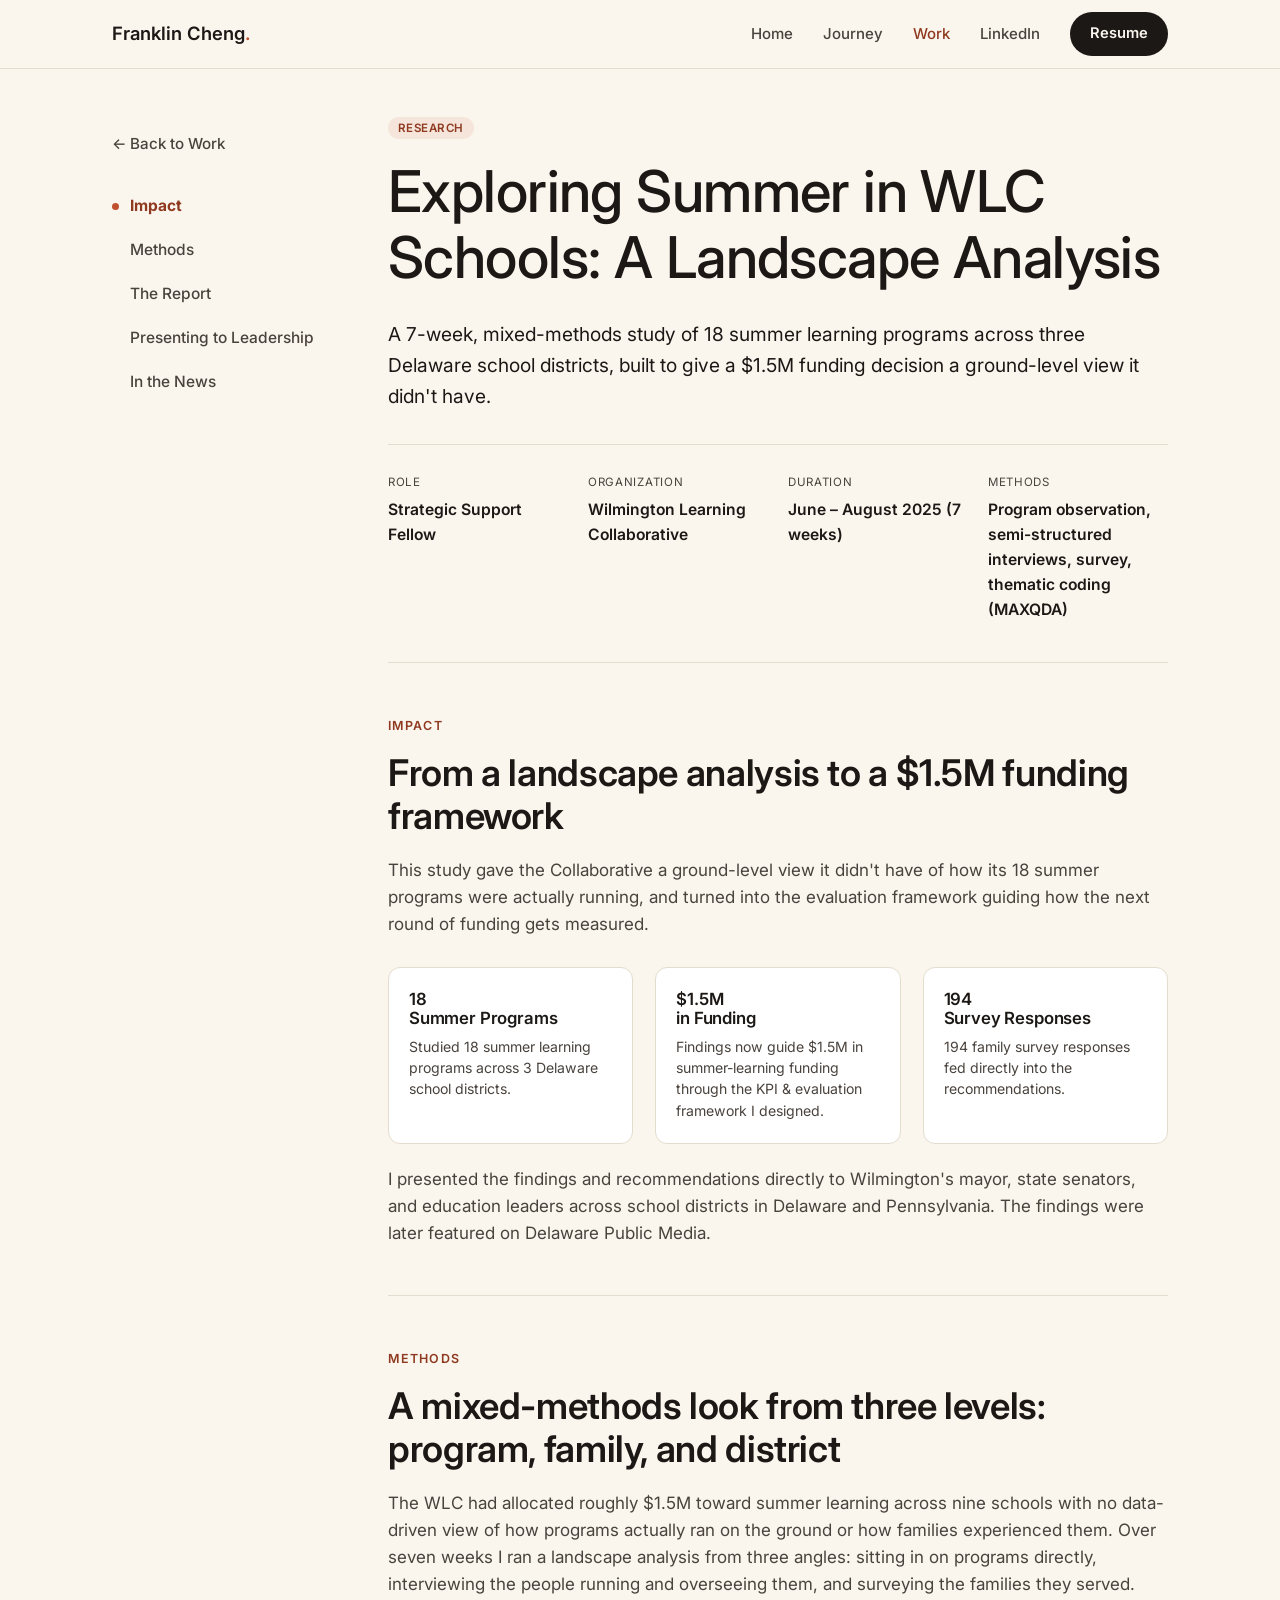
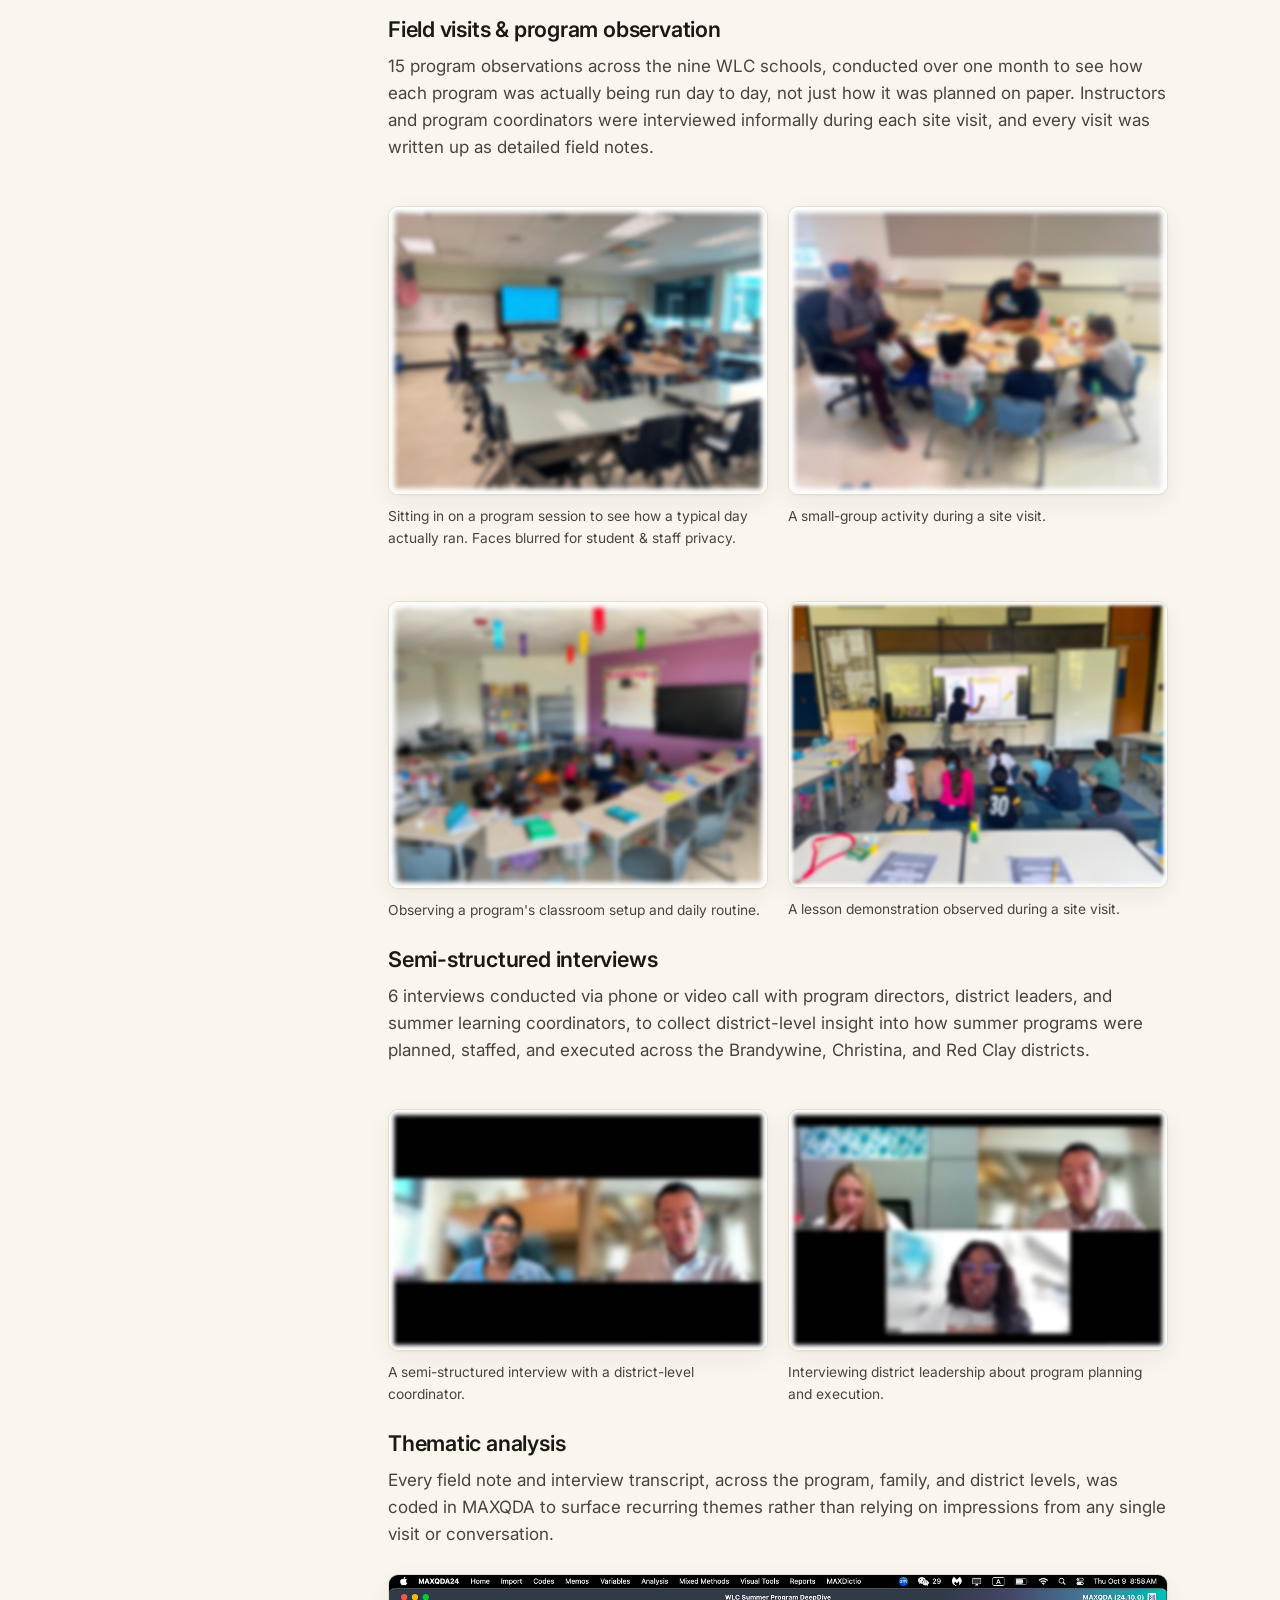
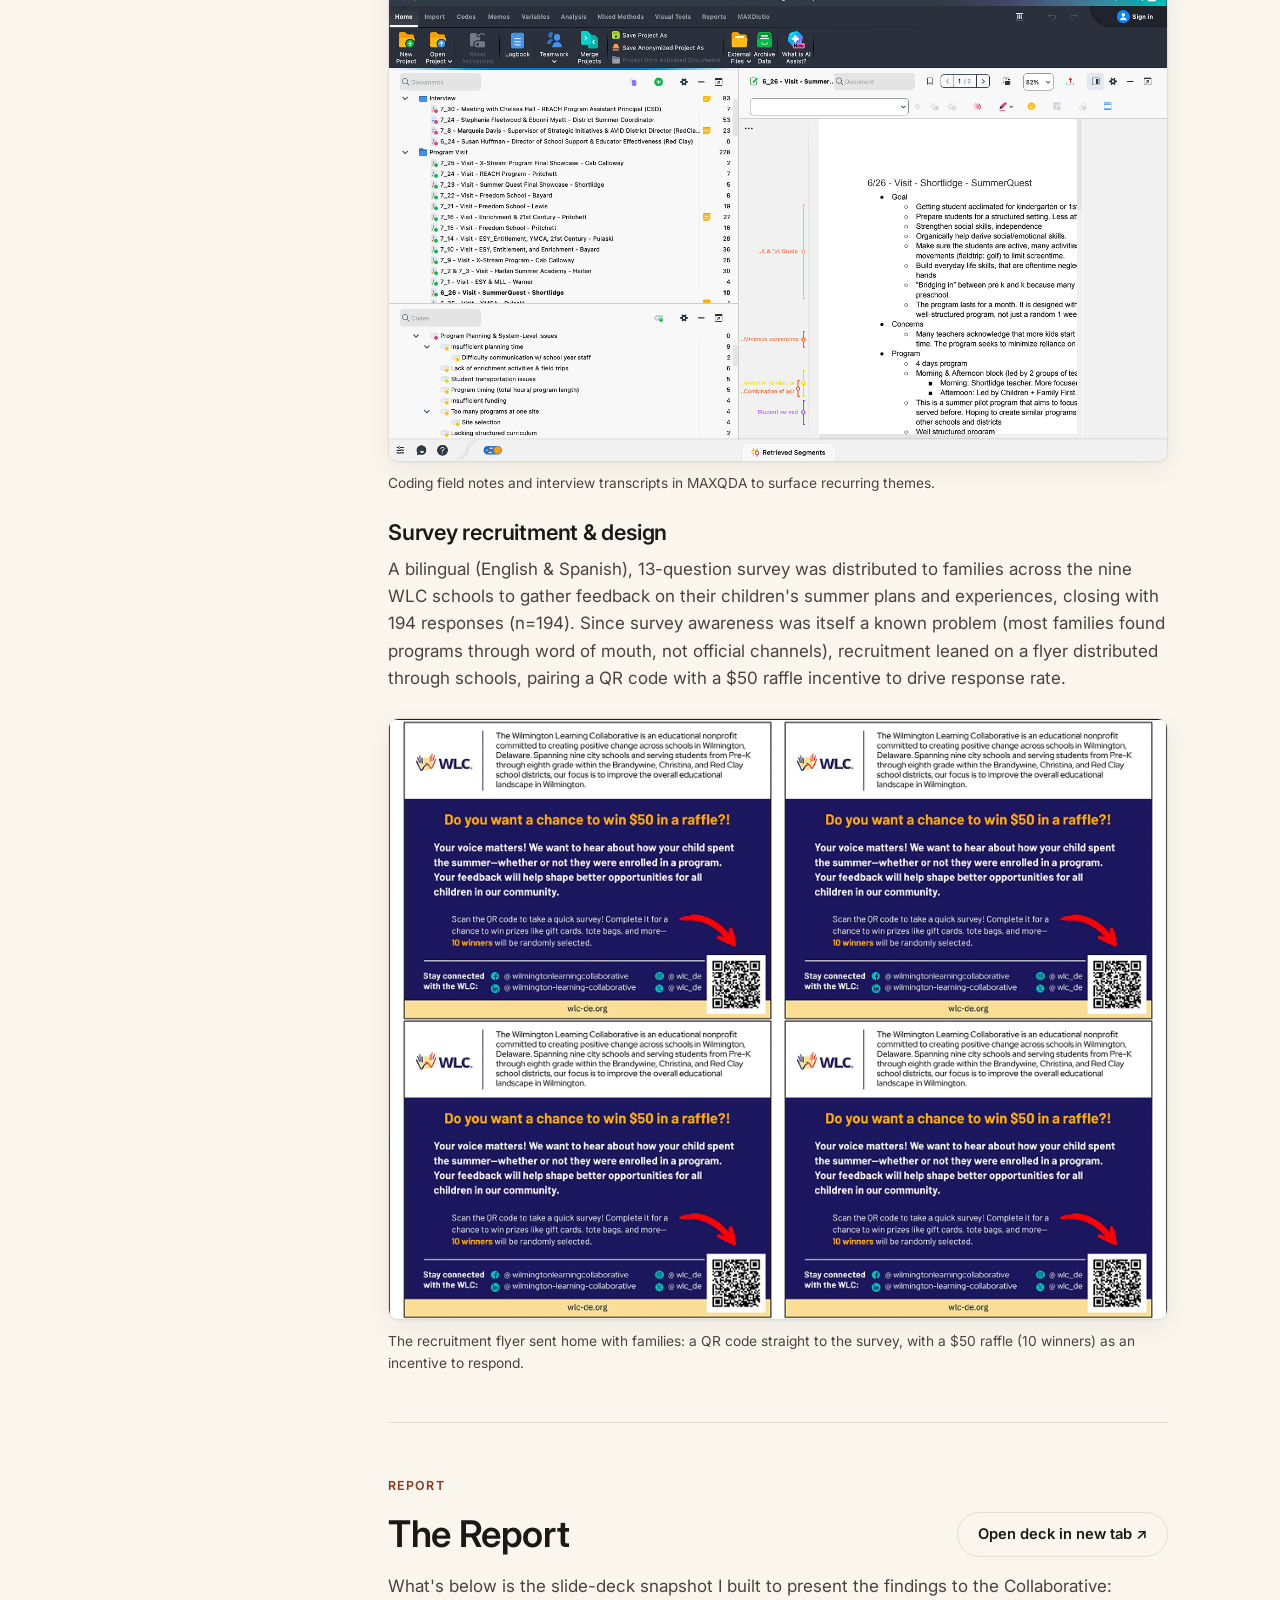
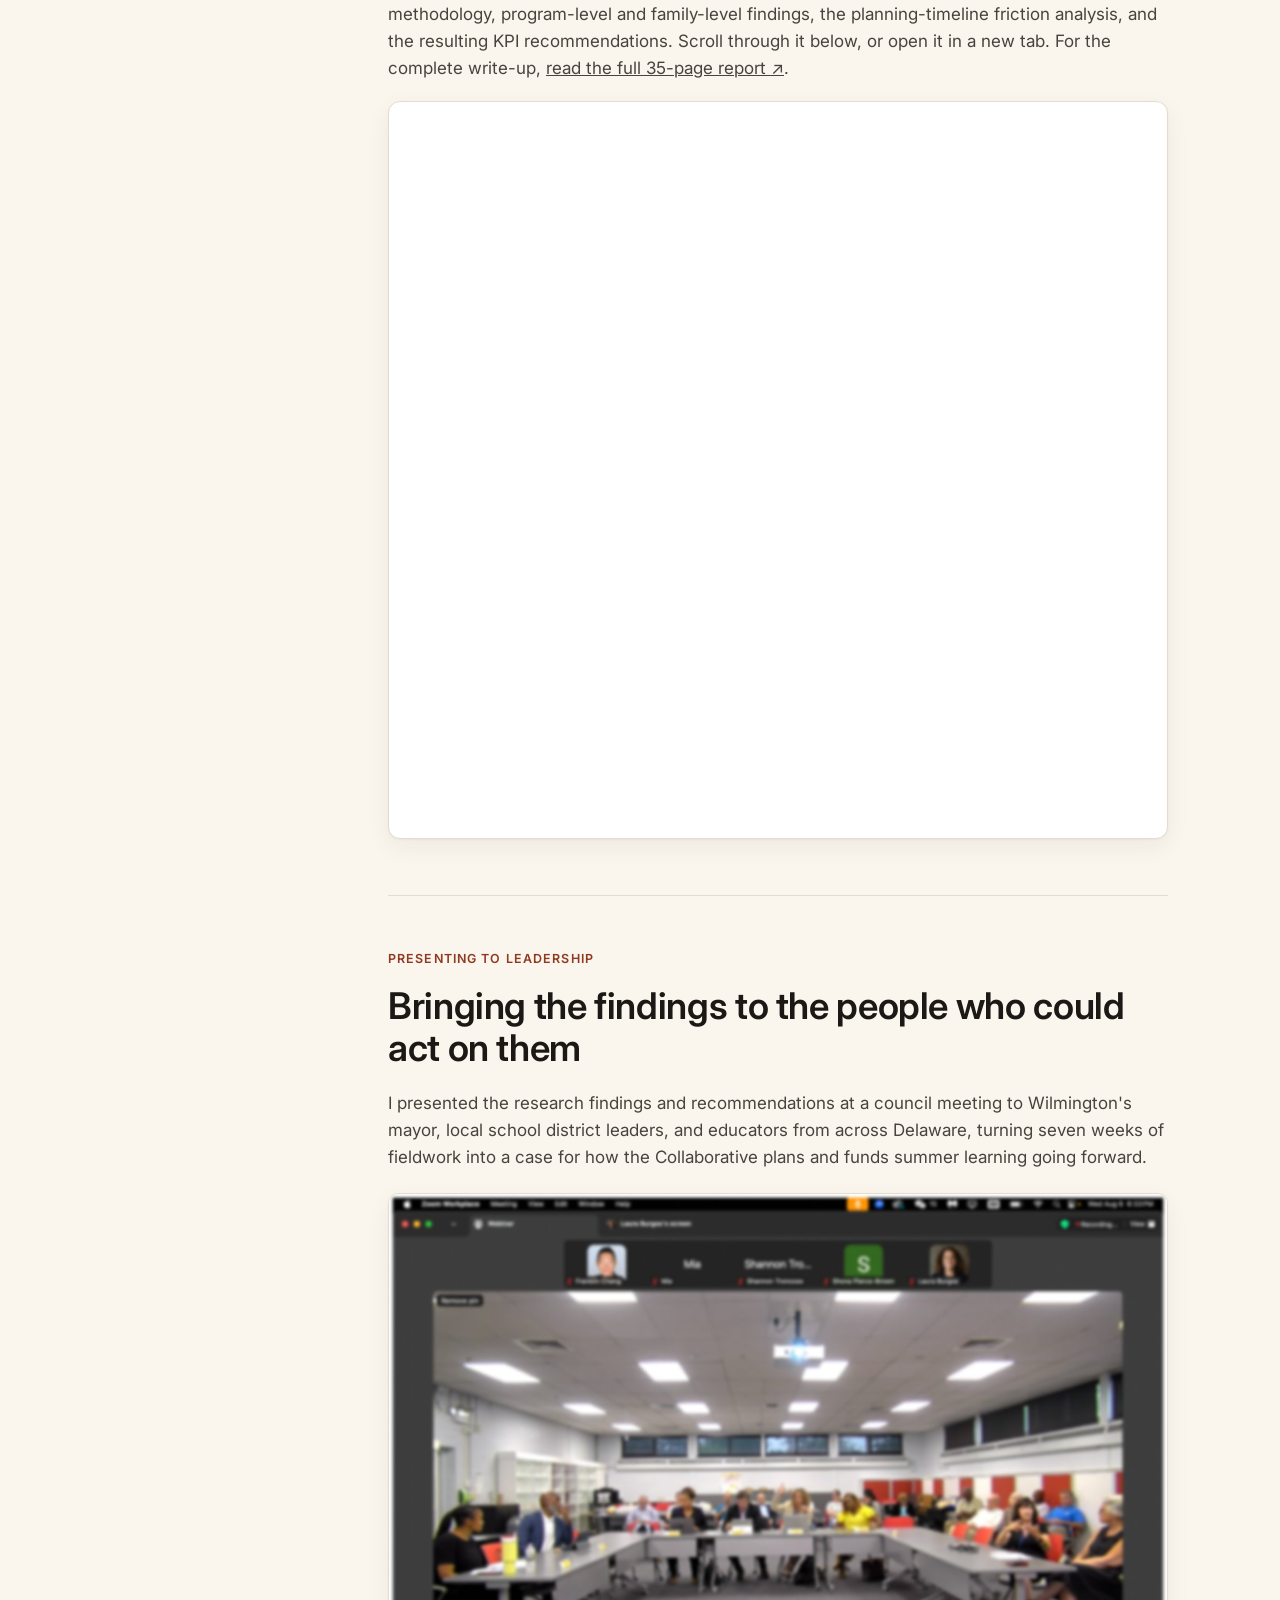
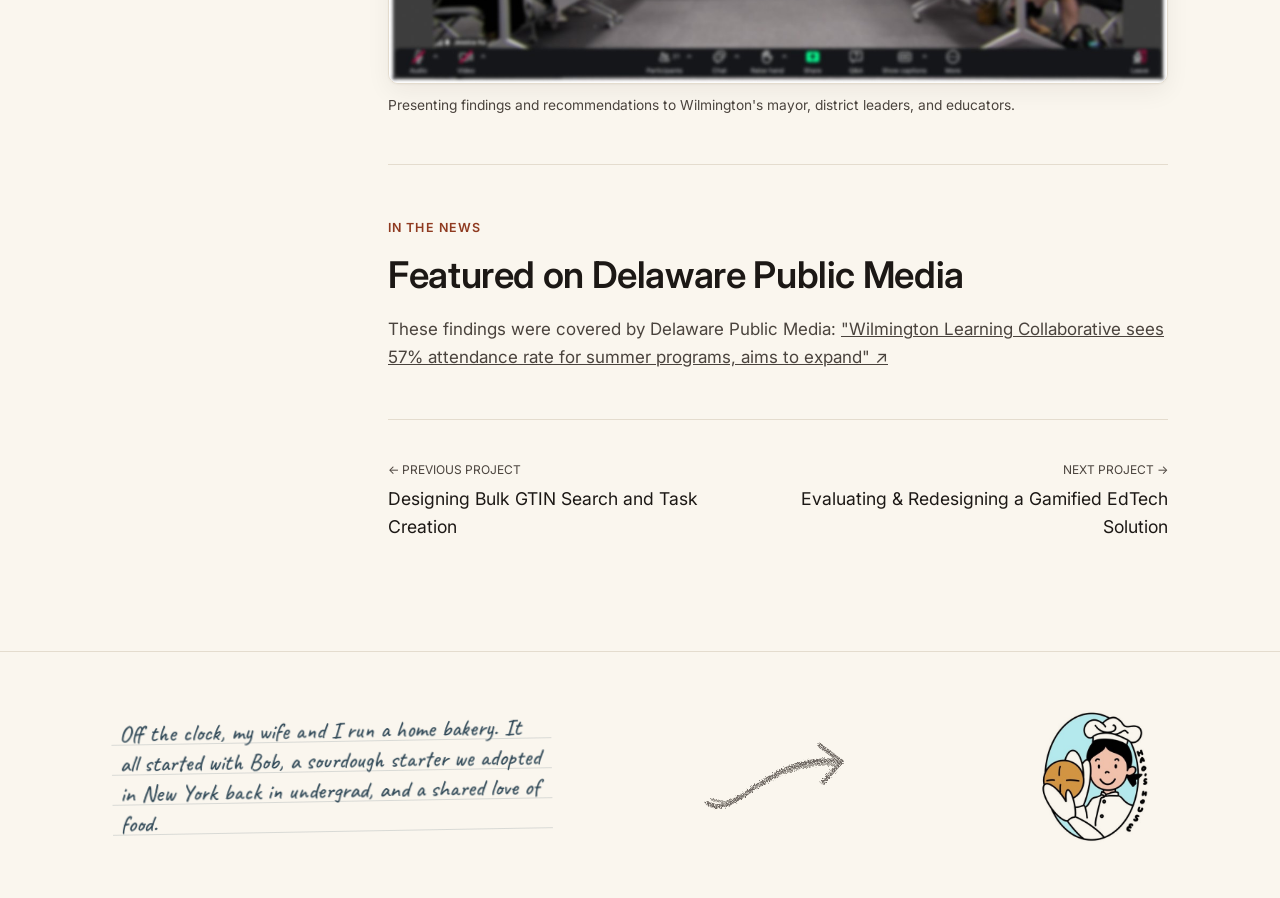
<file: projects/wlc-summer-learning.html>
<!doctype html>
<html lang="en">
<head>
<meta charset="UTF-8" />
<meta name="viewport" content="width=device-width, initial-scale=1.0" />
<title>WLC Summer Learning Landscape Analysis — Franklin Cheng</title>
<meta name="description" content="A mixed-methods landscape analysis of 18 summer learning programs across Wilmington, Delaware school districts." />
<link rel="icon" href="data:,">
<link rel="preconnect" href="https://fonts.googleapis.com">
<link rel="preconnect" href="https://fonts.gstatic.com" crossorigin>
<link href="https://fonts.googleapis.com/css2?family=Inter:wght@400;500;600;700&family=Caveat:wght@500;600&display=swap" rel="stylesheet">
<link rel="stylesheet" href="../assets/css/style.css">
</head>
<body>

<nav class="site-nav">
  <div class="wrap">
    <a href="../index.html" class="brand">Franklin Cheng<span>.</span></a>
    <button class="nav-toggle" aria-label="Toggle menu" aria-expanded="false">☰</button>
    <ul class="nav-links">
      <li><a href="../index.html">Home</a></li>
      <li><a href="../about.html">Journey</a></li>
      <li><a href="../projects.html" class="active">Work</a></li>
      <li><a href="https://www.linkedin.com/in/franklin-cheng-b06238227" target="_blank" rel="noopener">LinkedIn</a></li>
      <li><a href="../assets/files/Franklin_Cheng_Resume.pdf" class="btn" target="_blank" rel="noopener">Resume</a></li>
    </ul>
  </div>
</nav>

<div class="mobile-toc" id="mobileToc">
  <div class="wrap">
    <div class="mobile-toc-bar" id="mobileTocBar">
      <span class="dot"></span>
      <span class="current" id="mobileTocCurrent">Impact</span>
      <span class="progress" id="mobileTocProgress">1/5</span>
      <span class="chev">&#9662;</span>
    </div>
    <div class="mobile-toc-sheet" id="mobileTocSheet">
      <a href="#impact" class="active"><span class="dot"></span>Impact</a>
      <a href="#methods"><span class="dot"></span>Methods</a>
      <a href="#report"><span class="dot"></span>The Report</a>
      <a href="#presentation"><span class="dot"></span>Presenting to Leadership</a>
      <a href="#press"><span class="dot"></span>In the News</a>
    </div>
  </div>
</div>

<div class="wrap case-layout">
  <aside class="case-sidebar">
    <a href="../projects.html" class="back-link">← Back to Work</a>
    <nav class="case-toc">
      <a href="#impact" class="active"><span class="dot"></span>Impact</a>
      <a href="#methods"><span class="dot"></span>Methods</a>
      <a href="#report"><span class="dot"></span>The Report</a>
      <a href="#presentation"><span class="dot"></span>Presenting to Leadership</a>
      <a href="#press"><span class="dot"></span>In the News</a>
    </nav>
  </aside>

  <main class="case-main">
    <header class="case-hero-block">
      <div class="tags"><span class="tag industry">Research</span></div>
      <h1>Exploring Summer in WLC Schools: A Landscape Analysis</h1>
      <p class="lede">A 7-week, mixed-methods study of 18 summer learning programs across three Delaware school districts, built to give a $1.5M funding decision a ground-level view it didn't have.</p>

      <div class="case-meta">
        <div><div class="label">Role</div><div class="value">Strategic Support Fellow</div></div>
        <div><div class="label">Organization</div><div class="value">Wilmington Learning Collaborative</div></div>
        <div><div class="label">Duration</div><div class="value">June – August 2025 (7 weeks)</div></div>
        <div><div class="label">Methods</div><div class="value">Program observation, semi-structured interviews, survey, thematic coding (MAXQDA)</div></div>
      </div>
    </header>

    <section id="impact">
      <span class="eyebrow">Impact</span>
      <h2>From a landscape analysis to a $1.5M funding framework</h2>
      <p>This study gave the Collaborative a ground-level view it didn't have of how its 18 summer programs were actually running, and turned into the evaluation framework guiding how the next round of funding gets measured.</p>
      <div class="impact-grid cols-3" style="margin-bottom:0;">
        <div class="impact-card">
          <h4>18<br>Summer Programs</h4>
          <p>Studied 18 summer learning programs across 3 Delaware school districts.</p>
        </div>
        <div class="impact-card">
          <h4>$1.5M<br>in Funding</h4>
          <p>Findings now guide $1.5M in summer-learning funding through the KPI &amp; evaluation framework I designed.</p>
        </div>
        <div class="impact-card">
          <h4>194<br>Survey Responses</h4>
          <p>194 family survey responses fed directly into the recommendations.</p>
        </div>
      </div>
      <p style="margin-top:22px; margin-bottom:0;">I presented the findings and recommendations directly to Wilmington's mayor, state senators, and education leaders across school districts in Delaware and Pennsylvania. The findings were later featured on Delaware Public Media.</p>
    </section>

    <section id="methods">
      <span class="eyebrow">Methods</span>
      <h2>A mixed-methods look from three levels: program, family, and district</h2>
      <p>The WLC had allocated roughly $1.5M toward summer learning across nine schools with no data-driven view of how programs actually ran on the ground or how families experienced them. Over seven weeks I ran a landscape analysis from three angles: sitting in on programs directly, interviewing the people running and overseeing them, and surveying the families they served.</p>

      <h3>Field visits &amp; program observation</h3>
      <p>15 program observations across the nine WLC schools, conducted over one month to see how each program was actually being run day to day, not just how it was planned on paper. Instructors and program coordinators were interviewed informally during each site visit, and every visit was written up as detailed field notes.</p>
      <div class="figure-row">
        <figure class="figure">
          <img src="../assets/img/wlc/field-visit-1.jpg" alt="Program visit to a summer learning classroom, with students seated around tables and a staff member presenting at the front; faces blurred to protect student and staff privacy" />
          <figcaption>Sitting in on a program session to see how a typical day actually ran. Faces blurred for student &amp; staff privacy.</figcaption>
        </figure>
        <figure class="figure">
          <img src="../assets/img/wlc/field-visit-2.jpg" alt="Program visit to a summer learning classroom, with a staff member seated with a small group of students at a table; faces blurred to protect student and staff privacy" />
          <figcaption>A small-group activity during a site visit.</figcaption>
        </figure>
      </div>
      <div class="figure-row" style="margin-top:0;">
        <figure class="figure">
          <img src="../assets/img/wlc/field-visit-3.jpg" alt="Program visit to a summer learning classroom with decorated ceiling and a group of students seated on the floor near a display screen; faces blurred to protect student and staff privacy" />
          <figcaption>Observing a program's classroom setup and daily routine.</figcaption>
        </figure>
        <figure class="figure">
          <img src="../assets/img/wlc/field-visit-4.jpg" alt="Program visit to a summer learning classroom, with a group of students seated on a rug watching a staff member demonstrate on a smartboard; faces blurred to protect student and staff privacy" />
          <figcaption>A lesson demonstration observed during a site visit.</figcaption>
        </figure>
      </div>

      <h3>Semi-structured interviews</h3>
      <p>6 interviews conducted via phone or video call with program directors, district leaders, and summer learning coordinators, to collect district-level insight into how summer programs were planned, staffed, and executed across the Brandywine, Christina, and Red Clay districts.</p>
      <div class="figure-row">
        <figure class="figure">
          <img src="../assets/img/wlc/semi-structured-interview-1.jpg" alt="Video call semi-structured interview with a district summer learning coordinator; faces blurred to protect participant privacy" />
          <figcaption>A semi-structured interview with a district-level coordinator.</figcaption>
        </figure>
        <figure class="figure">
          <img src="../assets/img/wlc/semi-structured-interview-2.jpg" alt="Video call semi-structured interview with two district staff members; faces blurred to protect participant privacy" />
          <figcaption>Interviewing district leadership about program planning and execution.</figcaption>
        </figure>
      </div>

      <h3>Thematic analysis</h3>
      <p>Every field note and interview transcript, across the program, family, and district levels, was coded in MAXQDA to surface recurring themes rather than relying on impressions from any single visit or conversation.</p>
      <figure class="figure">
        <img src="../assets/img/wlc/thematic-analysis.png" alt="MAXQDA24 project showing Interview and Program Visit documents organized in folders, with a program-visit transcript open and coded segments highlighted in the margin" />
        <figcaption>Coding field notes and interview transcripts in MAXQDA to surface recurring themes.</figcaption>
      </figure>

      <h3>Survey recruitment &amp; design</h3>
      <p>A bilingual (English &amp; Spanish), 13-question survey was distributed to families across the nine WLC schools to gather feedback on their children's summer plans and experiences, closing with 194 responses (n=194). Since survey awareness was itself a known problem (most families found programs through word of mouth, not official channels), recruitment leaned on a flyer distributed through schools, pairing a QR code with a $50 raffle incentive to drive response rate.</p>
      <figure class="figure" style="margin-bottom:0;">
        <img src="../assets/img/wlc/survey-flyer.png" alt="Bilingual WLC family survey recruitment flyer offering a chance to win $50 in a raffle, with a QR code linking to the survey and WLC social media handles" />
        <figcaption>The recruitment flyer sent home with families: a QR code straight to the survey, with a $50 raffle (10 winners) as an incentive to respond.</figcaption>
      </figure>
    </section>

    <section id="report">
      <span class="eyebrow">Report</span>
      <div class="report-embed">
        <div class="report-embed-head">
          <h2>The Report</h2>
          <a href="../assets/files/WLC_Summer_Learning_Report_Deck.pdf" target="_blank" rel="noopener" class="btn ghost">Open deck in new tab ↗</a>
        </div>
        <p class="report-embed-note">What's below is the slide-deck snapshot I built to present the findings to the Collaborative: methodology, program-level and family-level findings, the planning-timeline friction analysis, and the resulting KPI recommendations. Scroll through it below, or open it in a new tab. For the complete write-up, <a href="../assets/files/WLC_Summer_Learning_Full_Report.pdf" target="_blank" rel="noopener">read the full 35-page report ↗</a>.</p>
        <iframe src="../assets/files/WLC_Summer_Learning_Report_Deck.pdf" title="WLC Summer Learning Report Deck"></iframe>
      </div>
    </section>

    <section id="presentation">
      <span class="eyebrow">Presenting to Leadership</span>
      <h2>Bringing the findings to the people who could act on them</h2>
      <p style="margin-bottom:0;">I presented the research findings and recommendations at a council meeting to Wilmington's mayor, local school district leaders, and educators from across Delaware, turning seven weeks of fieldwork into a case for how the Collaborative plans and funds summer learning going forward.</p>
      <figure class="figure" style="margin-bottom:0; margin-top:22px;">
        <img src="../assets/img/wlc/council-presentation.jpg" alt="Zoom webinar screen-share of a council meeting room, with school district leaders, the mayor, and educators seated around tables to hear the summer learning research findings and recommendations presented" />
        <figcaption>Presenting findings and recommendations to Wilmington's mayor, district leaders, and educators.</figcaption>
      </figure>
    </section>

    <section id="press" style="border-bottom:none; padding-bottom:38px;">
      <span class="eyebrow">In the News</span>
      <h2>Featured on Delaware Public Media</h2>
      <p style="margin-bottom:0;">These findings were covered by Delaware Public Media: <a href="https://www.delawarepublic.org/education/2025-09-08/wilmington-learning-collaborative-sees-57-attendance-rate-for-summer-programs-aims-to-expand" target="_blank" rel="noopener">"Wilmington Learning Collaborative sees 57% attendance rate for summer programs, aims to expand" ↗</a></p>
    </section>

    <div class="case-nav">
      <a href="gtin-bulk-search.html">
        <span class="dir">← Previous project</span>
        <span class="title">Designing Bulk GTIN Search and Task Creation</span>
      </a>
      <a href="edtech-usability.html" class="next">
        <span class="dir">Next project →</span>
        <span class="title">Evaluating &amp; Redesigning a Gamified EdTech Solution</span>
      </a>
    </div>
  </main>
</div>

<footer>
  <div class="wrap footer-notepad">
    <div class="scribble-note">
      <p class="hand">Off the clock, my wife and I run a home bakery. It all started with Bob, a sourdough starter we adopted in New York back in undergrad, and a shared love of food.</p>
    </div>
    <svg class="chalk-arrow" viewBox="0 0 130 90" aria-hidden="true" focusable="false">
      <defs>
        <filter id="chalk" x="-10%" y="-20%" width="120%" height="140%">
          <feTurbulence type="fractalNoise" baseFrequency="0.8" numOctaves="2" seed="4" result="warp"/>
          <feDisplacementMap in="SourceGraphic" in2="warp" scale="3.2" result="rough"/>
          <feTurbulence type="fractalNoise" baseFrequency="1.6" numOctaves="1" seed="9" result="grain"/>
          <feColorMatrix in="grain" type="matrix" values="0 0 0 0 0  0 0 0 0 0  0 0 0 0 0  3 0 0 0 -0.7" result="mask"/>
          <feComposite in="rough" in2="mask" operator="in"/>
        </filter>
      </defs>
      <g filter="url(#chalk)" fill="none" stroke="currentColor" stroke-linecap="round" stroke-linejoin="round">
        <path d="M6 66 C 28 80, 52 26, 108 34" stroke-width="3.4"/>
        <path d="M9 63 C 32 74, 56 30, 106 37" stroke-width="2" opacity=".7"/>
        <path d="M108 34 L 92 22 M108 34 L 94 50" stroke-width="3.4"/>
      </g>
    </svg>
    <img class="bakery-logo" src="../assets/img/haos-house-logo.jpg" alt="Hao's House logo: an illustrated baker in a chef's hat holding a loaf of sourdough" width="150" height="150" loading="lazy" />
  </div>
</footer>

<script src="../assets/js/main.js"></script>
<script src="../assets/js/case-toc.js"></script>
</body>
</html>
</file>
<file: assets/css/style.css>
/* =========================================================
   Franklin Cheng — Portfolio Design System
   Editorial, story-first: film reel warmth -> earthy field notes -> clean design system
   ========================================================= */

:root {
  --ink: #1c1815;
  --ink-soft: #4a433d;
  --paper: #faf6ee;
  --paper-raised: #ffffff;
  --line: #e4dcce;
  --accent: #c1502e;       /* terracotta — filmmaking / story thread */
  --accent-ink: #8f3a20;
  --sage: #4f6357;         /* anthropology / field */
  --ink-blue: #2e4756;     /* design / systems */
  --gold: #c99a3c;
  --shadow: 0 1px 2px rgba(28, 24, 21, 0.04), 0 8px 24px rgba(28, 24, 21, 0.06);
  --radius: 12px;
  --serif: "Inter", -apple-system, BlinkMacSystemFont, "Segoe UI", sans-serif;
  --sans: "Inter", -apple-system, BlinkMacSystemFont, "Segoe UI", sans-serif;
  --mono: "Inter", -apple-system, BlinkMacSystemFont, "Segoe UI", sans-serif;
  --maxw: 1120px;
}

* { box-sizing: border-box; }
html { scroll-behavior: smooth; }

body {
  margin: 0;
  background: var(--paper);
  color: var(--ink);
  font-family: var(--sans);
  font-size: 17px;
  line-height: 1.6;
  -webkit-font-smoothing: antialiased;
}

img { max-width: 100%; display: block; border-radius: 10px; }

a { color: inherit; }

.wrap {
  max-width: var(--maxw);
  margin: 0 auto;
  padding: 0 32px;
}

h1, h2, h3, h4 {
  font-family: var(--serif);
  font-weight: 600;
  line-height: 1.15;
  margin: 0 0 0.5em;
  letter-spacing: -0.01em;
}

h1 { font-size: clamp(2.4rem, 4.5vw, 3.6rem); font-weight: 500; }
h2 { font-size: clamp(1.7rem, 3vw, 2.3rem); }
h3 { font-size: 1.35rem; }

p { margin: 0 0 1.1em; color: var(--ink-soft); }
.lede { font-size: 1.2rem; color: var(--ink); }

.eyebrow {
  display: inline-flex;
  align-items: center;
  gap: 8px;
  font-family: var(--mono);
  font-size: 0.78rem;
  letter-spacing: 0.09em;
  text-transform: uppercase;
  color: var(--accent-ink);
  font-weight: 600;
}

/* ---------- Nav ---------- */
.site-nav {
  position: sticky;
  top: 0;
  z-index: 50;
  background: rgba(250, 246, 238, 0.88);
  backdrop-filter: saturate(140%) blur(10px);
  border-bottom: 1px solid var(--line);
}
.site-nav .wrap {
  display: flex;
  align-items: center;
  justify-content: space-between;
  height: 68px;
}
.brand {
  font-family: var(--serif);
  font-size: 1.15rem;
  font-weight: 600;
  text-decoration: none;
  color: var(--ink);
}
.brand span { color: var(--accent); }
.nav-links {
  display: flex;
  align-items: center;
  gap: 30px;
  list-style: none;
  margin: 0; padding: 0;
  font-size: 0.94rem;
  font-weight: 500;
}
.nav-links a { text-decoration: none; color: var(--ink-soft); transition: color .15s; }
.nav-links a:hover, .nav-links a.active { color: var(--accent-ink); }
.nav-links .btn { color: var(--paper); }
.nav-toggle {
  display: none;
  background: none;
  border: 1px solid var(--line);
  border-radius: 8px;
  width: 40px; height: 40px;
  font-size: 1.1rem;
  cursor: pointer;
  color: var(--ink);
}

.btn {
  display: inline-flex;
  align-items: center;
  gap: 8px;
  background: var(--ink);
  color: var(--paper) !important;
  padding: 10px 20px;
  border-radius: 999px;
  text-decoration: none;
  font-weight: 600;
  font-size: 0.92rem;
  transition: transform .15s, background .15s;
}
.btn:hover { background: var(--accent-ink); transform: translateY(-1px); }
.btn.ghost {
  background: transparent;
  color: var(--ink) !important;
  border: 1.5px solid var(--line);
}
.btn.ghost:hover { border-color: var(--accent); color: var(--accent-ink) !important; }

/* ---------- Hero ---------- */
.hero {
  padding: 84px 0 60px;
}
.hero-grid {
  display: grid;
  grid-template-columns: 1.3fr 0.9fr;
  gap: 56px;
  align-items: center;
}
.hero h1 { margin-bottom: 0.35em; font-size: clamp(1.9rem, 3.2vw, 2.6rem); }
.hero .role-line {
  font-family: var(--mono);
  font-size: 0.95rem;
  color: var(--sage);
  margin-bottom: 20px;
}
.hero-actions { display: flex; gap: 14px; margin-top: 28px; flex-wrap: wrap; }
.hero-photo {
  border-radius: 16px;
  overflow: hidden;
  border: 1px solid var(--line);
}
.hero-photo img { border-radius: 0; }

/* ---------- Section headers ---------- */
.section { padding: 70px 0; }
.section-head { max-width: 640px; margin-bottom: 40px; }
.section-head.center { max-width: 680px; margin-left: auto; margin-right: auto; text-align: center; }

/* ---------- Project grid ---------- */
.project-grid {
  display: grid;
  grid-template-columns: repeat(2, 1fr);
  gap: 26px;
}
.project-grid.featured { grid-template-columns: 1fr; }
.card {
  display: flex;
  flex-direction: column;
  background: var(--paper-raised);
  border: 1px solid var(--line);
  border-radius: var(--radius);
  text-decoration: none;
  color: inherit;
  transition: transform .18s, box-shadow .18s, border-color .18s;
  position: relative;
  overflow: hidden;
}
.card:hover { transform: translateY(-3px); box-shadow: var(--shadow); border-color: var(--accent); }
.card .thumb {
  width: 100%;
  height: 200px;
  object-fit: cover;
  display: block;
  background: var(--paper);
}
.card .body { padding: 28px; display: flex; flex-direction: column; flex: 1; }
.card .tags { display: flex; gap: 8px; margin-bottom: 14px; flex-wrap: wrap; }
.tag {
  font-family: var(--mono);
  font-size: 0.72rem;
  letter-spacing: 0.04em;
  text-transform: uppercase;
  padding: 4px 10px;
  border-radius: 999px;
  background: rgba(79, 99, 87, 0.1);
  color: var(--sage);
  font-weight: 600;
}
.tag.industry { background: rgba(193, 80, 46, 0.1); color: var(--accent-ink); }
.tag.academic { background: rgba(46, 71, 86, 0.1); color: var(--ink-blue); }
.card h3 { margin-bottom: 8px; min-height: 3.45em; }
.card .meta { font-family: var(--mono); font-size: 0.82rem; color: var(--ink-soft); margin-bottom: 12px; }
.card p { margin-bottom: 14px; font-size: 0.97rem; }
.card .stat {
  font-family: var(--serif);
  font-size: 1.05rem;
  color: var(--accent-ink);
  font-weight: 600;
  margin-top: auto;
}

/* ---------- Featured project cards (home) ---------- */
.featured-grid {
  display: grid;
  grid-template-columns: repeat(2, 1fr);
  gap: 26px;
}
.featured-card {
  display: flex;
  flex-direction: column;
  background: var(--paper-raised);
  border: 1px solid var(--line);
  border-radius: var(--radius);
  overflow: hidden;
  text-decoration: none;
  color: inherit;
  transition: border-color .18s;
}
.featured-card:hover { border-color: var(--accent); }
.featured-card .thumb {
  width: 100%;
  height: 220px;
  object-fit: cover;
  border-radius: 0;
  display: block;
  background: var(--paper);
}
.featured-card .body { padding: 30px; display: flex; flex-direction: column; flex: 1; }
.featured-card .tag { margin-bottom: 16px; align-self: flex-start; }
.featured-card .meta { font-family: var(--mono); font-size: 0.8rem; color: var(--ink-soft); margin-bottom: 12px; }
.featured-card h3 { font-size: 1.3rem; margin-bottom: 10px; min-height: 3.45em; }
.featured-card p { font-size: 0.97rem; margin-bottom: 16px; }
.featured-card .cta { font-size: 0.95rem; color: var(--accent-ink); font-weight: 600; margin-top: auto; }

/* ---------- Quote ---------- */
.pull-quote {
  border-left: 3px solid var(--accent);
  padding: 6px 0 6px 26px;
  margin: 36px 0;
  font-family: var(--serif);
  font-size: 1.3rem;
  color: var(--ink);
  font-weight: 500;
  line-height: 1.45;
}
.pull-quote cite { display: block; margin-top: 12px; font-family: var(--sans); font-size: 0.85rem; color: var(--ink-soft); font-style: normal; }

/* ---------- Recommendations (home) ---------- */
.rec-grid { display: grid; grid-template-columns: repeat(3, 1fr); gap: 22px; }
.rec-card {
  background: var(--paper-raised);
  border: 1px solid var(--line);
  border-top: 3px solid var(--accent);
  border-radius: 10px;
  padding: 26px 26px 22px;
  margin: 0;
  display: flex;
  flex-direction: column;
}
.rec-card p { font-family: var(--serif); font-size: 1.05rem; line-height: 1.55; color: var(--ink); margin-bottom: 20px; flex: 1; }
.rec-card cite { font-style: normal; font-size: 0.85rem; color: var(--ink-soft); line-height: 1.45; }
.rec-card cite strong { display: block; color: var(--ink); font-size: 0.95rem; }
@media (max-width: 860px) { .rec-grid { grid-template-columns: 1fr; } }

/* ---------- Footer ---------- */
footer {
  border-top: 1px solid var(--line);
  padding: 48px 0;
  margin-top: 40px;
}
.footer-grid { display: flex; justify-content: space-between; align-items: center; flex-wrap: wrap; gap: 20px; }
.footer-links { display: flex; gap: 22px; list-style: none; padding: 0; margin: 0; font-size: 0.92rem; }
.footer-links a { text-decoration: none; color: var(--ink-soft); }
.footer-links a:hover { color: var(--accent-ink); }
.footer-note { font-size: 0.85rem; color: var(--ink-soft); font-family: var(--mono); }

/* ---------- Project case-study page ---------- */
.case-hero {
  padding: 56px 0 40px;
  border-bottom: 1px solid var(--line);
}
.case-hero .tags { margin-bottom: 18px; }
.case-meta {
  display: grid;
  grid-template-columns: repeat(4, 1fr);
  gap: 20px;
  margin-top: 32px;
  padding-top: 28px;
  border-top: 1px solid var(--line);
}
.case-meta div .label { font-family: var(--mono); font-size: 0.72rem; text-transform: uppercase; letter-spacing: 0.06em; color: var(--ink-soft); margin-bottom: 6px; }
.case-meta div .value { font-weight: 600; font-size: 0.98rem; }

.case-body { padding: 56px 0; }
.case-body .col {
  display: grid;
  grid-template-columns: 200px 1fr;
  gap: 48px;
  margin-bottom: 56px;
}
.case-body .col .colhead { position: sticky; top: 90px; align-self: start; }
.case-body .col .colhead .eyebrow { margin-bottom: 8px; }
.case-body .col .colhead h2 { font-size: 1.5rem; }
.case-body .col .content > *:last-child { margin-bottom: 0; }

.stat-row {
  display: grid;
  grid-template-columns: repeat(3, 1fr);
  gap: 22px;
  margin: 22px 0 30px;
}
.stat-box {
  background: var(--paper-raised);
  border: 1px solid var(--line);
  border-radius: var(--radius);
  padding: 22px;
}
.stat-box .num { font-family: var(--serif); font-size: 2rem; color: var(--accent-ink); font-weight: 600; line-height: 1; margin-bottom: 8px; }
.stat-box .label { font-size: 0.88rem; color: var(--ink-soft); }

.case-body ul { padding-left: 1.1em; color: var(--ink-soft); }
.case-body li { margin-bottom: 0.5em; }

.figure { margin: 26px 0; }
.figure img { border: 1px solid var(--line); box-shadow: var(--shadow); }
.figure figcaption { margin-top: 10px; font-size: 0.86rem; color: var(--ink-soft); font-family: var(--mono); }
.figure-row { display: grid; grid-template-columns: 1fr 1fr; gap: 20px; align-items: start; }
.figure-row.three { grid-template-columns: 1fr 1fr 1fr; }
.figure-row.asym { grid-template-columns: 1fr 1.6fr; }
.figure-row.asym-rev { grid-template-columns: 1.6fr 1fr; }
.figure.narrow { max-width: 260px; }
.figure.narrow img { margin: 0 auto; }
.white-frame img { background: #fff; padding: 32px; box-sizing: border-box; }

.compare-matrix { margin: 26px 0 0; }
.compare-head { display: grid; grid-template-columns: 1fr 1fr; gap: 20px; margin-bottom: 6px; }
.compare-head div {
  font-family: var(--mono);
  font-size: 0.8rem;
  text-transform: uppercase;
  letter-spacing: 0.04em;
  color: var(--ink-blue);
  font-weight: 600;
  padding-bottom: 10px;
  border-bottom: 2px solid var(--line);
}
.compare-row { margin: 24px 0; }
.compare-row-label {
  display: block;
  font-family: var(--mono);
  font-size: 0.78rem;
  text-transform: uppercase;
  letter-spacing: 0.05em;
  color: var(--accent-ink);
  margin-bottom: 12px;
}
.compare-row-imgs { display: grid; grid-template-columns: 1fr 1fr; gap: 20px; align-items: start; }
.compare-row-imgs figure { margin: 0; }
.compare-row-imgs img {
  width: 100%;
  height: auto;
  display: block;
  border: 1px solid var(--line);
  box-shadow: var(--shadow);
  border-radius: 10px;
}
.compare-row-imgs figcaption { margin-top: 8px; font-size: 0.84rem; color: var(--ink-soft); font-family: var(--mono); text-align: center; }

.photo-grid {
  display: grid;
  grid-template-columns: repeat(2, 1fr);
  gap: 22px;
  margin: 26px 0;
}
.photo-grid figure { margin: 0; }
.photo-grid figure:only-child { grid-column: 1 / -1; }
.photo-grid .thumb-frame {
  height: 300px;
  display: flex;
  align-items: center;
  justify-content: center;
  background: var(--paper-raised);
  border: 1px solid var(--line);
  border-radius: 10px;
  box-shadow: var(--shadow);
  overflow: hidden;
  padding: 12px;
}
.photo-grid .thumb-frame img {
  max-width: 100%;
  max-height: 100%;
  width: auto;
  height: auto;
  border: none;
  box-shadow: none;
  border-radius: 4px;
}
.photo-grid figcaption { margin-top: 10px; font-size: 0.86rem; color: var(--ink-soft); font-family: var(--mono); }

.role-groups { display: grid; grid-template-columns: repeat(2, 1fr); gap: 22px; margin: 20px 0; }
.role-group { background: var(--paper-raised); border: 1px solid var(--line); border-radius: var(--radius); padding: 18px 20px; }
.role-group h4 { font-family: var(--mono); font-size: 0.78rem; text-transform: uppercase; letter-spacing: 0.05em; color: var(--sage); margin: 0 0 12px; }
.role-pills { display: flex; flex-wrap: wrap; gap: 8px; }
.role-pill { font-size: 0.82rem; color: var(--ink-soft); background: var(--paper); border: 1px solid var(--line); border-radius: 999px; padding: 5px 12px; }

.decision-box { border: 1px dashed var(--line); border-radius: var(--radius); padding: 22px 24px; margin: 22px 0; background: rgba(46,71,86,0.03); }
.decision-box h4 { margin: 0 0 8px; font-family: var(--serif); font-size: 1.05rem; }

/* ---------- Finding row: text card + image, side by side ---------- */
.finding-row {
  display: grid;
  grid-template-columns: 1fr 1.2fr;
  gap: 28px;
  align-items: center;
  margin: 28px 0;
}
.finding-row .finding-text {
  background: var(--paper-raised);
  border: 1px solid var(--line);
  border-radius: var(--radius);
  padding: 28px 26px;
}
.finding-row .finding-text h3 { margin-top: 0; }
.finding-row .finding-text p:last-child { margin-bottom: 0; }
.finding-row .finding-media img { display: block; max-width: 100%; max-height: 460px; width: auto; margin: 0 auto; border: 1px solid var(--line); box-shadow: var(--shadow); border-radius: 10px; }
.finding-row .finding-media .photo-grid { margin: 0; }
.finding-row .finding-media .figure.narrow { max-width: none; }

.case-body code {
  font-family: var(--mono);
  font-size: 0.88em;
  background: rgba(46,71,86,0.08);
  color: var(--ink-blue);
  padding: 2px 7px;
  border-radius: 5px;
}

.reflect-box {
  background: linear-gradient(160deg, rgba(193,80,46,0.06), rgba(79,99,87,0.05));
  border: 1px solid var(--line);
  border-radius: var(--radius);
  padding: 32px;
}
.reflect-box .eyebrow { margin-bottom: 12px; }

/* ---------- Full-report PDF embed ---------- */
.report-embed { margin-top: 8px; }
.report-embed-head {
  display: flex;
  align-items: center;
  justify-content: space-between;
  gap: 20px;
  margin-bottom: 16px;
  flex-wrap: wrap;
}
.report-embed-head h2 { margin-bottom: 0; }
.report-embed-note { color: var(--ink-soft); margin-top: 6px; }
.report-embed iframe {
  width: 100%;
  height: 82vh;
  min-height: 640px;
  border: 1px solid var(--line);
  border-radius: var(--radius);
  box-shadow: var(--shadow);
  background: var(--paper-raised);
}

/* ---------- Case study: sticky sidebar TOC layout ---------- */
.mobile-toc { display: none; }
.case-layout {
  display: grid;
  grid-template-columns: 220px 1fr;
  gap: 56px;
  align-items: start;
}
.case-sidebar {
  position: sticky;
  top: 88px;
  padding-top: 44px;
  padding-bottom: 60px;
}
.case-sidebar .back-link {
  display: flex;
  align-items: center;
  gap: 8px;
  color: var(--ink-soft);
  font-size: 0.95rem;
  font-weight: 500;
  margin-bottom: 30px;
  text-decoration: none;
}
.case-sidebar .back-link:hover { color: var(--accent-ink); }
.case-toc { display: flex; flex-direction: column; gap: 3px; }
.case-toc a {
  display: flex;
  align-items: center;
  gap: 11px;
  padding: 8px 0;
  font-size: 0.97rem;
  color: var(--ink-soft);
  font-weight: 500;
  text-decoration: none;
  transition: color .15s;
}
.case-toc a .dot {
  display: inline-block;
  width: 7px;
  height: 7px;
  border-radius: 50%;
  background: var(--accent);
  opacity: 0;
  flex-shrink: 0;
  transition: opacity .15s;
}
.case-toc a.active { color: var(--accent-ink); font-weight: 700; }
.case-toc a.active .dot { opacity: 1; }

.case-main { min-width: 0; padding-top: 44px; }
.case-main .case-hero-block { padding-bottom: 40px; border-bottom: 1px solid var(--line); }
.case-main .case-hero-block .tags { margin-bottom: 18px; }
.case-main section { padding: 48px 0; border-bottom: 1px solid var(--line); scroll-margin-top: 88px; }
.case-main section > .eyebrow { margin-bottom: 8px; }
.case-main section > h2 { margin: 8px 0 20px; }

.diamond-wrap { margin: 6px 0 30px; }
.diamond-wrap svg { display: block; width: 100%; height: auto; }
.diamond-wrap.compact { max-width: 480px; margin: 2px 0 22px; }
.diamond-legend {
  display: grid;
  grid-template-columns: repeat(4, 1fr);
  gap: 16px;
  margin: 0 0 8px;
}
.diamond-legend div { font-size: 0.86rem; color: var(--ink-soft); }
.diamond-legend strong { display: block; font-family: var(--mono); font-size: 0.78rem; text-transform: uppercase; letter-spacing: 0.05em; margin-bottom: 4px; }

.overview-band {
  padding: 30px 0 6px;
  border-bottom: 1px solid var(--line);
}
.overview-band .lede { max-width: 720px; }

.impact-grid {
  display: grid;
  grid-template-columns: repeat(4, 1fr);
  gap: 22px;
  margin: 28px 0 6px;
}
.impact-grid.cols-2 { grid-template-columns: repeat(2, 1fr); }
.impact-grid.cols-3 { grid-template-columns: repeat(3, 1fr); }
.impact-card {
  background: var(--paper-raised);
  border: 1px solid var(--line);
  border-radius: var(--radius);
  padding: 22px 20px;
}
.impact-card .dot {
  display: block;
  width: 10px;
  height: 10px;
  border-radius: 50%;
  margin-bottom: 14px;
}
.impact-card .num {
  font-family: var(--serif);
  font-size: 1.9rem;
  font-weight: 600;
  line-height: 1;
  color: var(--ink);
  margin-bottom: 6px;
}
.impact-card h4 {
  font-family: var(--serif);
  font-size: 1.05rem;
  font-weight: 600;
  color: var(--ink);
  margin: 0 0 8px;
}
.impact-card p {
  font-size: 0.88rem;
  color: var(--ink-soft);
  margin: 0;
  line-height: 1.5;
}
@media (max-width: 860px) {
  .impact-grid, .impact-grid.cols-2, .impact-grid.cols-3 { grid-template-columns: 1fr 1fr; }
}
@media (max-width: 600px) {
  .impact-grid, .impact-grid.cols-2, .impact-grid.cols-3 { grid-template-columns: 1fr; }
}

.case-nav {
  display: flex;
  justify-content: space-between;
  padding: 40px 0 70px;
  border-top: 1px solid var(--line);
  margin-top: 10px;
}
.case-nav a { text-decoration: none; }
.case-nav .dir { font-family: var(--mono); font-size: 0.75rem; text-transform: uppercase; color: var(--ink-soft); display: block; margin-bottom: 6px; }
.case-nav .title { font-family: var(--serif); font-size: 1.1rem; color: var(--ink); }
.case-nav .next { text-align: right; }

/* ---------- About page ---------- */
.chapter {
  display: grid;
  grid-template-columns: 160px 1fr;
  gap: 44px;
  padding: 44px 0;
  border-top: 1px solid var(--line);
}
.chapter:first-of-type { border-top: none; }
.chapter .num { font-family: var(--serif); font-size: 2.4rem; color: var(--line); font-weight: 600; }
.chapter h2 { margin-bottom: 14px; }

.skills-grid {
  display: grid;
  grid-template-columns: repeat(3, 1fr);
  gap: 26px;
  margin-top: 20px;
}
.skill-card { background: var(--paper-raised); border: 1px solid var(--line); border-radius: var(--radius); padding: 22px; }
.skill-card h4 { font-family: var(--sans); font-size: 0.85rem; text-transform: uppercase; letter-spacing: 0.05em; color: var(--sage); margin-bottom: 10px; }
.skill-card p { font-size: 0.93rem; margin: 0; }

.mobile-only { display: none; }

/* ---------- Responsive ---------- */
@media (max-width: 860px) {
  h1 { font-size: clamp(1.7rem, 8vw, 2.2rem); }
  .hero { padding-top: 36px; }
  .mobile-only { display: inline; }
  .desktop-only { display: none; }
  .hero-grid { grid-template-columns: 1fr; }
  .hero-photo { order: -1; max-width: 180px; margin: 0 auto; }
  .journey-steps { grid-template-columns: 1fr; }
  .journey-steps::before { display: none; }
  .project-grid { grid-template-columns: 1fr; }
  .featured-grid { grid-template-columns: 1fr; }
  .case-meta { grid-template-columns: repeat(2, 1fr); }
  .case-body .col { grid-template-columns: 1fr; gap: 14px; }
  .case-body .col .colhead { position: static; }
  .case-layout { grid-template-columns: 1fr; gap: 8px; }
  .case-sidebar { position: static; padding-top: 24px; padding-bottom: 10px; }
  .case-toc { flex-direction: row; flex-wrap: wrap; gap: 8px 20px; }
  .case-main { padding-top: 0; }
  .stat-row { grid-template-columns: 1fr; }
  .figure-row, .figure-row.three, .figure-row.asym, .figure-row.asym-rev { grid-template-columns: 1fr; }
  .photo-grid { grid-template-columns: 1fr; }
  .finding-row { grid-template-columns: 1fr; }
  .role-groups { grid-template-columns: 1fr; }
  .compare-head, .compare-row-imgs { grid-template-columns: 1fr; }
  .chapter { grid-template-columns: 1fr; gap: 10px; }
  .skills-grid { grid-template-columns: 1fr; }
  .diamond-legend { grid-template-columns: repeat(2, 1fr); }
  .nav-toggle { display: block; }
  .nav-links {
    position: absolute;
    top: 68px; left: 0; right: 0;
    background: var(--paper);
    border-bottom: 1px solid var(--line);
    flex-direction: column;
    align-items: flex-start;
    gap: 4px;
    padding: 10px 32px 22px;
    display: none;
  }
  .nav-links.open { display: flex; }
  .nav-links li { width: 100%; }
  .nav-links a { display: block; padding: 10px 0; }
  .nav-links .btn {
    display: block;
    width: auto;
    background: none;
    color: var(--ink-soft) !important;
    padding: 10px 0;
    border-radius: 0;
    font-weight: 500;
  }
  .nav-links .btn:hover { background: none; transform: none; color: var(--accent-ink) !important; }

  /* Mobile-only sticky section bar for case-study pages — desktop sidebar TOC is untouched */
  .case-toc { display: none; }
  .case-main section { scroll-margin-top: 132px; }

  .mobile-toc {
    display: block;
    position: sticky;
    top: 68px;
    z-index: 40;
    background: rgba(250, 246, 238, 0.94);
    backdrop-filter: saturate(140%) blur(8px);
    border-bottom: 1px solid var(--line);
  }
  .mobile-toc .wrap { padding: 0 20px; position: relative; }

  .mobile-toc-bar {
    display: flex;
    align-items: center;
    gap: 9px;
    padding: 13px 0;
    cursor: pointer;
    user-select: none;
  }
  .mobile-toc-bar .dot {
    width: 7px; height: 7px;
    border-radius: 50%;
    background: var(--accent);
    flex: 0 0 auto;
  }
  .mobile-toc-bar .current {
    font-family: var(--mono);
    font-size: 0.74rem;
    letter-spacing: 0.03em;
    text-transform: uppercase;
    color: var(--accent-ink);
    font-weight: 600;
    flex: 1 1 auto;
    white-space: nowrap;
    overflow: hidden;
    text-overflow: ellipsis;
  }
  .mobile-toc-bar .progress {
    font-family: var(--mono);
    font-size: 0.7rem;
    color: var(--ink-soft);
    opacity: 0.6;
    flex: 0 0 auto;
  }
  .mobile-toc-bar .chev {
    flex: 0 0 auto;
    color: var(--ink-soft);
    font-size: 0.7rem;
    transition: transform 0.2s ease;
  }
  .mobile-toc-bar.expanded .chev { transform: rotate(180deg); }

  .mobile-toc-sheet {
    position: absolute;
    top: 100%;
    left: 0; right: 0;
    max-height: 0;
    overflow: hidden;
    background: var(--paper-raised);
    border-bottom: 1px solid var(--line);
    box-shadow: var(--shadow);
    transition: max-height 0.28s ease;
  }
  .mobile-toc-bar.expanded + .mobile-toc-sheet {
    max-height: 60vh;
    overflow-y: auto;
  }
  .mobile-toc-sheet a {
    display: flex;
    align-items: center;
    gap: 9px;
    padding: 12px 20px;
    font-size: 0.92rem;
    color: var(--ink-soft);
    text-decoration: none;
    border-bottom: 1px solid var(--line);
  }
  .mobile-toc-sheet a:last-child { border-bottom: none; }
  .mobile-toc-sheet a .dot {
    width: 6px; height: 6px;
    border-radius: 50%;
    background: var(--line);
    flex: 0 0 auto;
  }
  .mobile-toc-sheet a.active { color: var(--accent-ink); font-weight: 700; }
  .mobile-toc-sheet a.active .dot { background: var(--accent); }
}

/* ---------- Footer notepad ---------- */
.footer-notepad { display: flex; align-items: center; justify-content: space-between; gap: 8px; }
.scribble-note {
  max-width: 440px;
  padding: 4px 8px 2px;
  transform: rotate(-1deg);
  background-image: repeating-linear-gradient(to bottom, transparent 0, transparent 29px, rgba(46,71,86,0.16) 29px, rgba(46,71,86,0.16) 30px);
}
.scribble-note .hand {
  font-family: "Caveat", "Bradley Hand", cursive;
  font-weight: 500;
  font-size: 1.45rem;
  line-height: 30px;
  color: var(--ink-blue);
  margin: 0;
}
.chalk-arrow { flex: 1 1 120px; max-width: 170px; height: auto; color: var(--ink-soft); opacity: 0.8; }
.bakery-logo { width: 150px; height: 150px; object-fit: contain; mix-blend-mode: multiply; flex: none; }
@media (max-width: 700px) {
  .footer-notepad { flex-direction: column; align-items: flex-start; }
  .chalk-arrow { transform: rotate(80deg); align-self: flex-end; margin: -6px 62px -14px 0; width: 80px; }
  .bakery-logo { align-self: flex-end; width: 130px; height: 130px; }
}
@media (max-width: 700px) {
  .section { padding-bottom: 44px; }
  footer { margin-top: 0; padding: 36px 0; }
}
</file>
